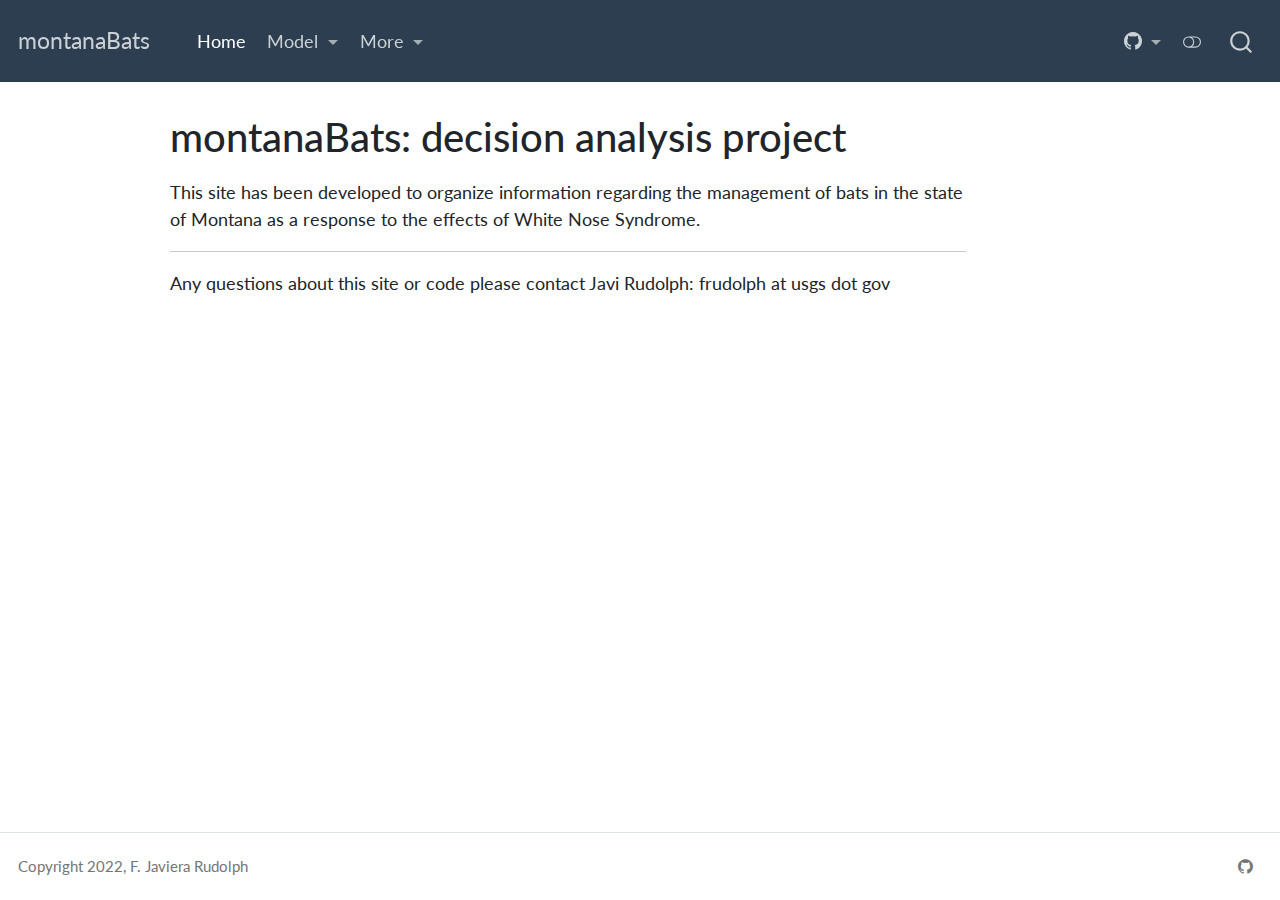
<file: docs/index.html>
<!DOCTYPE html>
<html xmlns="http://www.w3.org/1999/xhtml" lang="en" xml:lang="en"><head>

<meta charset="utf-8">
<meta name="generator" content="quarto-1.2.269">

<meta name="viewport" content="width=device-width, initial-scale=1.0, user-scalable=yes">


<title>montanaBats - montanaBats: decision analysis project</title>
<style>
code{white-space: pre-wrap;}
span.smallcaps{font-variant: small-caps;}
div.columns{display: flex; gap: min(4vw, 1.5em);}
div.column{flex: auto; overflow-x: auto;}
div.hanging-indent{margin-left: 1.5em; text-indent: -1.5em;}
ul.task-list{list-style: none;}
ul.task-list li input[type="checkbox"] {
  width: 0.8em;
  margin: 0 0.8em 0.2em -1.6em;
  vertical-align: middle;
}
</style>


<script src="site_libs/quarto-nav/quarto-nav.js"></script>
<script src="site_libs/quarto-nav/headroom.min.js"></script>
<script src="site_libs/clipboard/clipboard.min.js"></script>
<script src="site_libs/quarto-search/autocomplete.umd.js"></script>
<script src="site_libs/quarto-search/fuse.min.js"></script>
<script src="site_libs/quarto-search/quarto-search.js"></script>
<meta name="quarto:offset" content="./">
<script src="site_libs/quarto-html/quarto.js"></script>
<script src="site_libs/quarto-html/popper.min.js"></script>
<script src="site_libs/quarto-html/tippy.umd.min.js"></script>
<script src="site_libs/quarto-html/anchor.min.js"></script>
<link href="site_libs/quarto-html/tippy.css" rel="stylesheet">
<link href="site_libs/quarto-html/quarto-syntax-highlighting.css" rel="stylesheet" class="quarto-color-scheme" id="quarto-text-highlighting-styles">
<link href="site_libs/quarto-html/quarto-syntax-highlighting-dark.css" rel="prefetch" class="quarto-color-scheme quarto-color-alternate" id="quarto-text-highlighting-styles">
<script src="site_libs/bootstrap/bootstrap.min.js"></script>
<link href="site_libs/bootstrap/bootstrap-icons.css" rel="stylesheet">
<link href="site_libs/bootstrap/bootstrap.min.css" rel="stylesheet" class="quarto-color-scheme" id="quarto-bootstrap" data-mode="light">
<link href="site_libs/bootstrap/bootstrap-dark.min.css" rel="prefetch" class="quarto-color-scheme quarto-color-alternate" id="quarto-bootstrap" data-mode="dark">
<script id="quarto-search-options" type="application/json">{
  "location": "navbar",
  "copy-button": false,
  "collapse-after": 3,
  "panel-placement": "end",
  "type": "overlay",
  "limit": 20,
  "language": {
    "search-no-results-text": "No results",
    "search-matching-documents-text": "matching documents",
    "search-copy-link-title": "Copy link to search",
    "search-hide-matches-text": "Hide additional matches",
    "search-more-match-text": "more match in this document",
    "search-more-matches-text": "more matches in this document",
    "search-clear-button-title": "Clear",
    "search-detached-cancel-button-title": "Cancel",
    "search-submit-button-title": "Submit"
  }
}</script>


<link rel="stylesheet" href="styles.css">
</head>

<body class="nav-fixed">

<div id="quarto-search-results"></div>
  <header id="quarto-header" class="headroom fixed-top">
    <nav class="navbar navbar-expand-lg navbar-dark ">
      <div class="navbar-container container-fluid">
      <div class="navbar-brand-container">
    <a class="navbar-brand" href="./index.html">
    <span class="navbar-title">montanaBats</span>
    </a>
  </div>
          <button class="navbar-toggler" type="button" data-bs-toggle="collapse" data-bs-target="#navbarCollapse" aria-controls="navbarCollapse" aria-expanded="false" aria-label="Toggle navigation" onclick="if (window.quartoToggleHeadroom) { window.quartoToggleHeadroom(); }">
  <span class="navbar-toggler-icon"></span>
</button>
          <div class="collapse navbar-collapse" id="navbarCollapse">
            <ul class="navbar-nav navbar-nav-scroll me-auto">
  <li class="nav-item">
    <a class="nav-link active" href="./index.html" aria-current="page">
 <span class="menu-text">Home</span></a>
  </li>  
  <li class="nav-item dropdown ">
    <a class="nav-link dropdown-toggle" href="#" id="nav-menu-model" role="button" data-bs-toggle="dropdown" aria-expanded="false">
 <span class="menu-text">Model</span>
    </a>
    <ul class="dropdown-menu" aria-labelledby="nav-menu-model">    
        <li>
    <a class="dropdown-item" href="./model.html">
 <span class="dropdown-text">Model</span></a>
  </li>  
        <li>
    <a class="dropdown-item" href="./jurisdictions.html">
 <span class="dropdown-text">Jurisdictions</span></a>
  </li>  
        <li>
    <a class="dropdown-item" href="./covariates.html">
 <span class="dropdown-text">Covariates</span></a>
  </li>  
        <li>
    <a class="dropdown-item" href="./predictions.html">
 <span class="dropdown-text">Predictions</span></a>
  </li>  
        <li>
    <a class="dropdown-item" href="./estimation.html">
 <span class="dropdown-text">Estimation</span></a>
  </li>  
    </ul>
  </li>
  <li class="nav-item dropdown ">
    <a class="nav-link dropdown-toggle" href="#" id="nav-menu-more" role="button" data-bs-toggle="dropdown" aria-expanded="false">
 <span class="menu-text">More</span>
    </a>
    <ul class="dropdown-menu" aria-labelledby="nav-menu-more">    
        <li>
    <a class="dropdown-item" href="./expert_elicitation.html">
 <span class="dropdown-text">Expert Elicitation</span></a>
  </li>  
        <li>
    <a class="dropdown-item" href="./toymodel.html">
 <span class="dropdown-text">Dynamic Multistate Conditional Model Simulation</span></a>
  </li>  
        <li>
    <a class="dropdown-item" href="./old.html">
 <span class="dropdown-text">Old</span></a>
  </li>  
        <li>
    <a class="dropdown-item" href="./alternatives.html">
 <span class="dropdown-text">Management Strategies - Alternatives</span></a>
  </li>  
    </ul>
  </li>
</ul>
            <ul class="navbar-nav navbar-nav-scroll ms-auto">
  <li class="nav-item dropdown ">
    <a class="nav-link dropdown-toggle" href="#" id="nav-menu-bi-github" role="button" data-bs-toggle="dropdown" aria-expanded="false">
      <i class="bi bi-github" role="img">
</i> 
 <span class="menu-text"></span>
    </a>
    <ul class="dropdown-menu dropdown-menu-end" aria-labelledby="nav-menu-bi-github">    
        <li>
    <a class="dropdown-item" href="https://github.com/javirudolph/montanaBats">
 <span class="dropdown-text">Source Code</span></a>
  </li>  
        <li>
    <a class="dropdown-item" href="https://github.com/javirudolph/montanaBats/issues">
 <span class="dropdown-text">Issues</span></a>
  </li>  
    </ul>
  </li>
</ul>
              <div class="quarto-toggle-container">
                  <a href="" class="quarto-color-scheme-toggle nav-link" onclick="window.quartoToggleColorScheme(); return false;" title="Toggle dark mode"><i class="bi"></i></a>
              </div>
              <div id="quarto-search" class="" title="Search"></div>
          </div> <!-- /navcollapse -->
      </div> <!-- /container-fluid -->
    </nav>
</header>
<!-- content -->
<div id="quarto-content" class="quarto-container page-columns page-rows-contents page-layout-article page-navbar">
<!-- sidebar -->
<!-- margin-sidebar -->
    <div id="quarto-margin-sidebar" class="sidebar margin-sidebar">
        
    </div>
<!-- main -->
<main class="content" id="quarto-document-content">

<header id="title-block-header" class="quarto-title-block default">
<div class="quarto-title">
<h1 class="title">montanaBats: decision analysis project</h1>
</div>



<div class="quarto-title-meta">

    
  
    
  </div>
  

</header>

<p>This site has been developed to organize information regarding the management of bats in the state of Montana as a response to the effects of White Nose Syndrome.</p>
<hr>
<p>Any questions about this site or code please contact Javi Rudolph: frudolph at usgs dot gov</p>



</main> <!-- /main -->
<script id="quarto-html-after-body" type="application/javascript">
window.document.addEventListener("DOMContentLoaded", function (event) {
  const toggleBodyColorMode = (bsSheetEl) => {
    const mode = bsSheetEl.getAttribute("data-mode");
    const bodyEl = window.document.querySelector("body");
    if (mode === "dark") {
      bodyEl.classList.add("quarto-dark");
      bodyEl.classList.remove("quarto-light");
    } else {
      bodyEl.classList.add("quarto-light");
      bodyEl.classList.remove("quarto-dark");
    }
  }
  const toggleBodyColorPrimary = () => {
    const bsSheetEl = window.document.querySelector("link#quarto-bootstrap");
    if (bsSheetEl) {
      toggleBodyColorMode(bsSheetEl);
    }
  }
  toggleBodyColorPrimary();  
  const disableStylesheet = (stylesheets) => {
    for (let i=0; i < stylesheets.length; i++) {
      const stylesheet = stylesheets[i];
      stylesheet.rel = 'prefetch';
    }
  }
  const enableStylesheet = (stylesheets) => {
    for (let i=0; i < stylesheets.length; i++) {
      const stylesheet = stylesheets[i];
      stylesheet.rel = 'stylesheet';
    }
  }
  const manageTransitions = (selector, allowTransitions) => {
    const els = window.document.querySelectorAll(selector);
    for (let i=0; i < els.length; i++) {
      const el = els[i];
      if (allowTransitions) {
        el.classList.remove('notransition');
      } else {
        el.classList.add('notransition');
      }
    }
  }
  const toggleColorMode = (alternate) => {
    // Switch the stylesheets
    const alternateStylesheets = window.document.querySelectorAll('link.quarto-color-scheme.quarto-color-alternate');
    manageTransitions('#quarto-margin-sidebar .nav-link', false);
    if (alternate) {
      enableStylesheet(alternateStylesheets);
      for (const sheetNode of alternateStylesheets) {
        if (sheetNode.id === "quarto-bootstrap") {
          toggleBodyColorMode(sheetNode);
        }
      }
    } else {
      disableStylesheet(alternateStylesheets);
      toggleBodyColorPrimary();
    }
    manageTransitions('#quarto-margin-sidebar .nav-link', true);
    // Switch the toggles
    const toggles = window.document.querySelectorAll('.quarto-color-scheme-toggle');
    for (let i=0; i < toggles.length; i++) {
      const toggle = toggles[i];
      if (toggle) {
        if (alternate) {
          toggle.classList.add("alternate");     
        } else {
          toggle.classList.remove("alternate");
        }
      }
    }
    // Hack to workaround the fact that safari doesn't
    // properly recolor the scrollbar when toggling (#1455)
    if (navigator.userAgent.indexOf('Safari') > 0 && navigator.userAgent.indexOf('Chrome') == -1) {
      manageTransitions("body", false);
      window.scrollTo(0, 1);
      setTimeout(() => {
        window.scrollTo(0, 0);
        manageTransitions("body", true);
      }, 40);  
    }
  }
  const isFileUrl = () => { 
    return window.location.protocol === 'file:';
  }
  const hasAlternateSentinel = () => {  
    let styleSentinel = getColorSchemeSentinel();
    if (styleSentinel !== null) {
      return styleSentinel === "alternate";
    } else {
      return false;
    }
  }
  const setStyleSentinel = (alternate) => {
    const value = alternate ? "alternate" : "default";
    if (!isFileUrl()) {
      window.localStorage.setItem("quarto-color-scheme", value);
    } else {
      localAlternateSentinel = value;
    }
  }
  const getColorSchemeSentinel = () => {
    if (!isFileUrl()) {
      const storageValue = window.localStorage.getItem("quarto-color-scheme");
      return storageValue != null ? storageValue : localAlternateSentinel;
    } else {
      return localAlternateSentinel;
    }
  }
  let localAlternateSentinel = 'default';
  // Dark / light mode switch
  window.quartoToggleColorScheme = () => {
    // Read the current dark / light value 
    let toAlternate = !hasAlternateSentinel();
    toggleColorMode(toAlternate);
    setStyleSentinel(toAlternate);
  };
  // Ensure there is a toggle, if there isn't float one in the top right
  if (window.document.querySelector('.quarto-color-scheme-toggle') === null) {
    const a = window.document.createElement('a');
    a.classList.add('top-right');
    a.classList.add('quarto-color-scheme-toggle');
    a.href = "";
    a.onclick = function() { try { window.quartoToggleColorScheme(); } catch {} return false; };
    const i = window.document.createElement("i");
    i.classList.add('bi');
    a.appendChild(i);
    window.document.body.appendChild(a);
  }
  // Switch to dark mode if need be
  if (hasAlternateSentinel()) {
    toggleColorMode(true);
  } else {
    toggleColorMode(false);
  }
  const icon = "";
  const anchorJS = new window.AnchorJS();
  anchorJS.options = {
    placement: 'right',
    icon: icon
  };
  anchorJS.add('.anchored');
  const clipboard = new window.ClipboardJS('.code-copy-button', {
    target: function(trigger) {
      return trigger.previousElementSibling;
    }
  });
  clipboard.on('success', function(e) {
    // button target
    const button = e.trigger;
    // don't keep focus
    button.blur();
    // flash "checked"
    button.classList.add('code-copy-button-checked');
    var currentTitle = button.getAttribute("title");
    button.setAttribute("title", "Copied!");
    let tooltip;
    if (window.bootstrap) {
      button.setAttribute("data-bs-toggle", "tooltip");
      button.setAttribute("data-bs-placement", "left");
      button.setAttribute("data-bs-title", "Copied!");
      tooltip = new bootstrap.Tooltip(button, 
        { trigger: "manual", 
          customClass: "code-copy-button-tooltip",
          offset: [0, -8]});
      tooltip.show();    
    }
    setTimeout(function() {
      if (tooltip) {
        tooltip.hide();
        button.removeAttribute("data-bs-title");
        button.removeAttribute("data-bs-toggle");
        button.removeAttribute("data-bs-placement");
      }
      button.setAttribute("title", currentTitle);
      button.classList.remove('code-copy-button-checked');
    }, 1000);
    // clear code selection
    e.clearSelection();
  });
  function tippyHover(el, contentFn) {
    const config = {
      allowHTML: true,
      content: contentFn,
      maxWidth: 500,
      delay: 100,
      arrow: false,
      appendTo: function(el) {
          return el.parentElement;
      },
      interactive: true,
      interactiveBorder: 10,
      theme: 'quarto',
      placement: 'bottom-start'
    };
    window.tippy(el, config); 
  }
  const noterefs = window.document.querySelectorAll('a[role="doc-noteref"]');
  for (var i=0; i<noterefs.length; i++) {
    const ref = noterefs[i];
    tippyHover(ref, function() {
      // use id or data attribute instead here
      let href = ref.getAttribute('data-footnote-href') || ref.getAttribute('href');
      try { href = new URL(href).hash; } catch {}
      const id = href.replace(/^#\/?/, "");
      const note = window.document.getElementById(id);
      return note.innerHTML;
    });
  }
  const findCites = (el) => {
    const parentEl = el.parentElement;
    if (parentEl) {
      const cites = parentEl.dataset.cites;
      if (cites) {
        return {
          el,
          cites: cites.split(' ')
        };
      } else {
        return findCites(el.parentElement)
      }
    } else {
      return undefined;
    }
  };
  var bibliorefs = window.document.querySelectorAll('a[role="doc-biblioref"]');
  for (var i=0; i<bibliorefs.length; i++) {
    const ref = bibliorefs[i];
    const citeInfo = findCites(ref);
    if (citeInfo) {
      tippyHover(citeInfo.el, function() {
        var popup = window.document.createElement('div');
        citeInfo.cites.forEach(function(cite) {
          var citeDiv = window.document.createElement('div');
          citeDiv.classList.add('hanging-indent');
          citeDiv.classList.add('csl-entry');
          var biblioDiv = window.document.getElementById('ref-' + cite);
          if (biblioDiv) {
            citeDiv.innerHTML = biblioDiv.innerHTML;
          }
          popup.appendChild(citeDiv);
        });
        return popup.innerHTML;
      });
    }
  }
});
</script>
</div> <!-- /content -->
<footer class="footer">
  <div class="nav-footer">
    <div class="nav-footer-left">Copyright 2022, F. Javiera Rudolph</div>   
    <div class="nav-footer-right">
      <ul class="footer-items list-unstyled">
    <li class="nav-item compact">
    <a class="nav-link" href="https://github.com/javirudolph">
      <i class="bi bi-github" role="img">
</i> 
    </a>
  </li>  
</ul>
    </div>
  </div>
</footer>



</body></html>
</file>
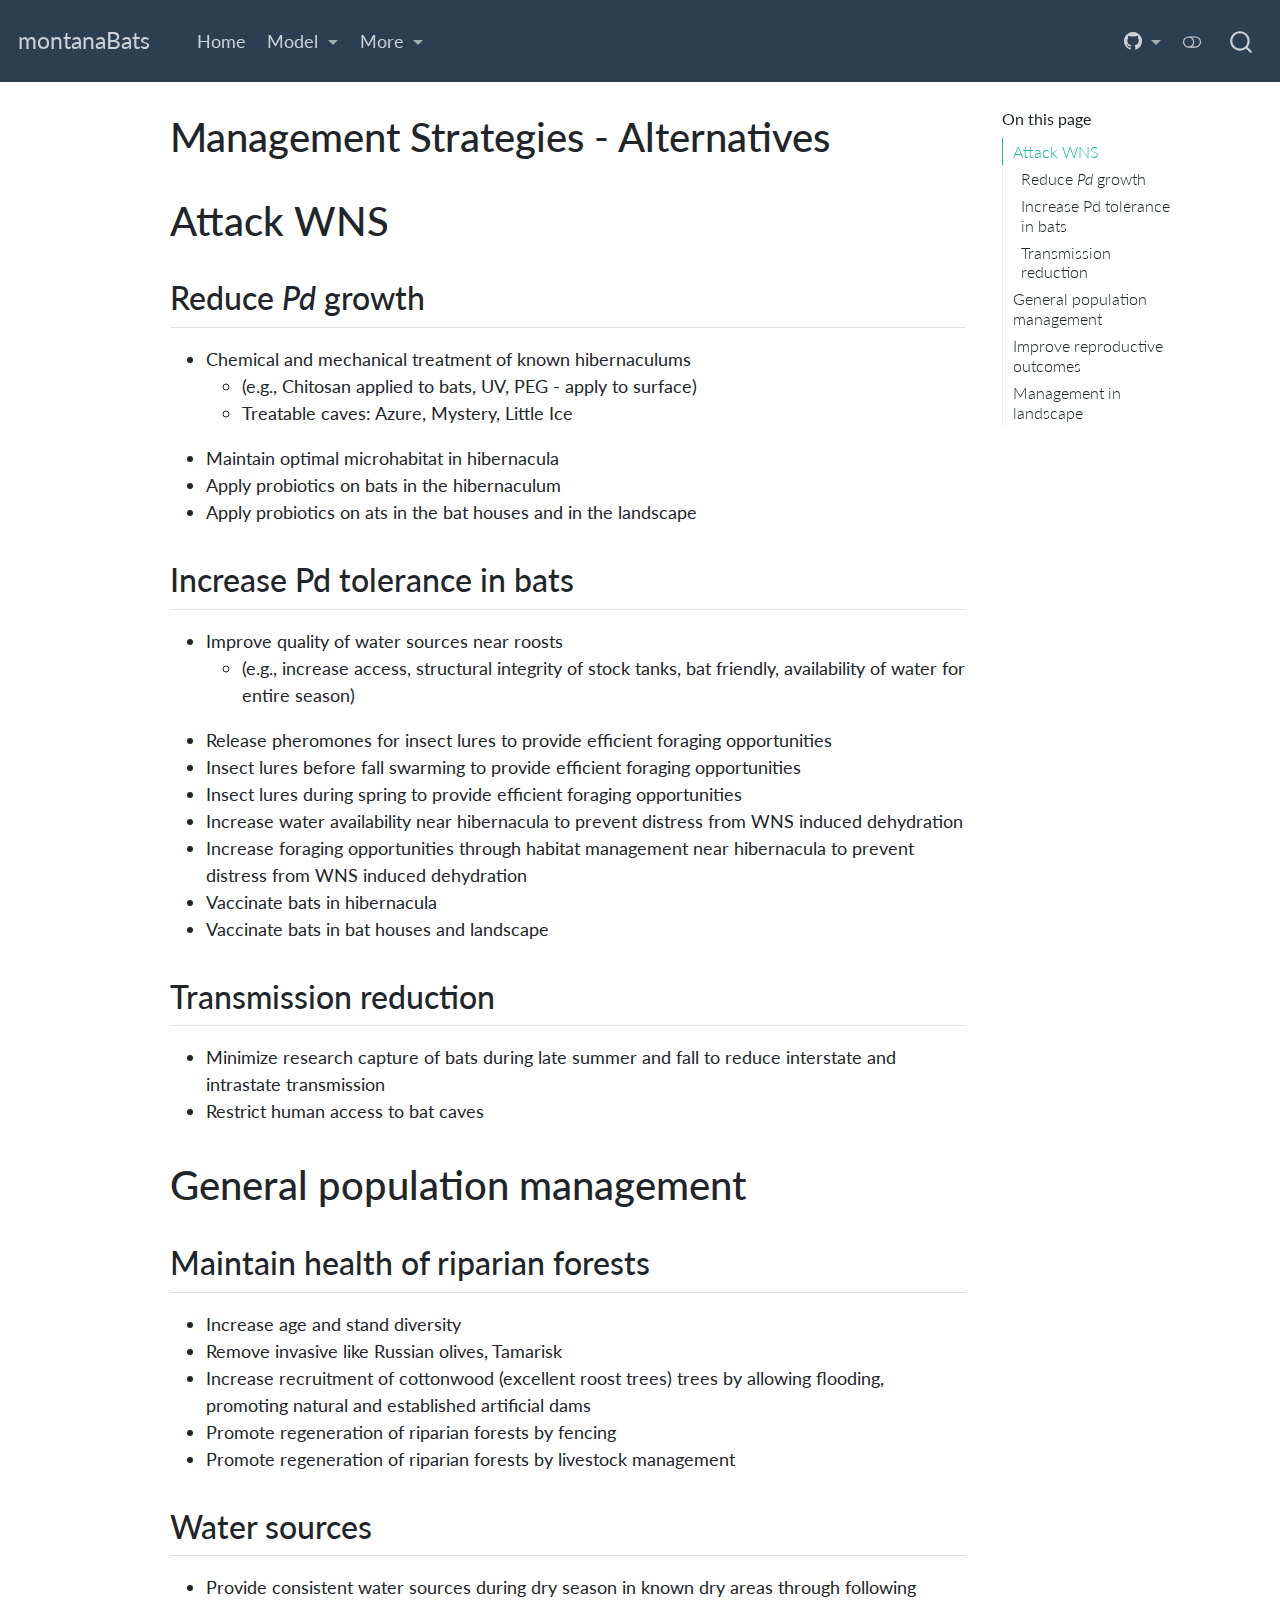
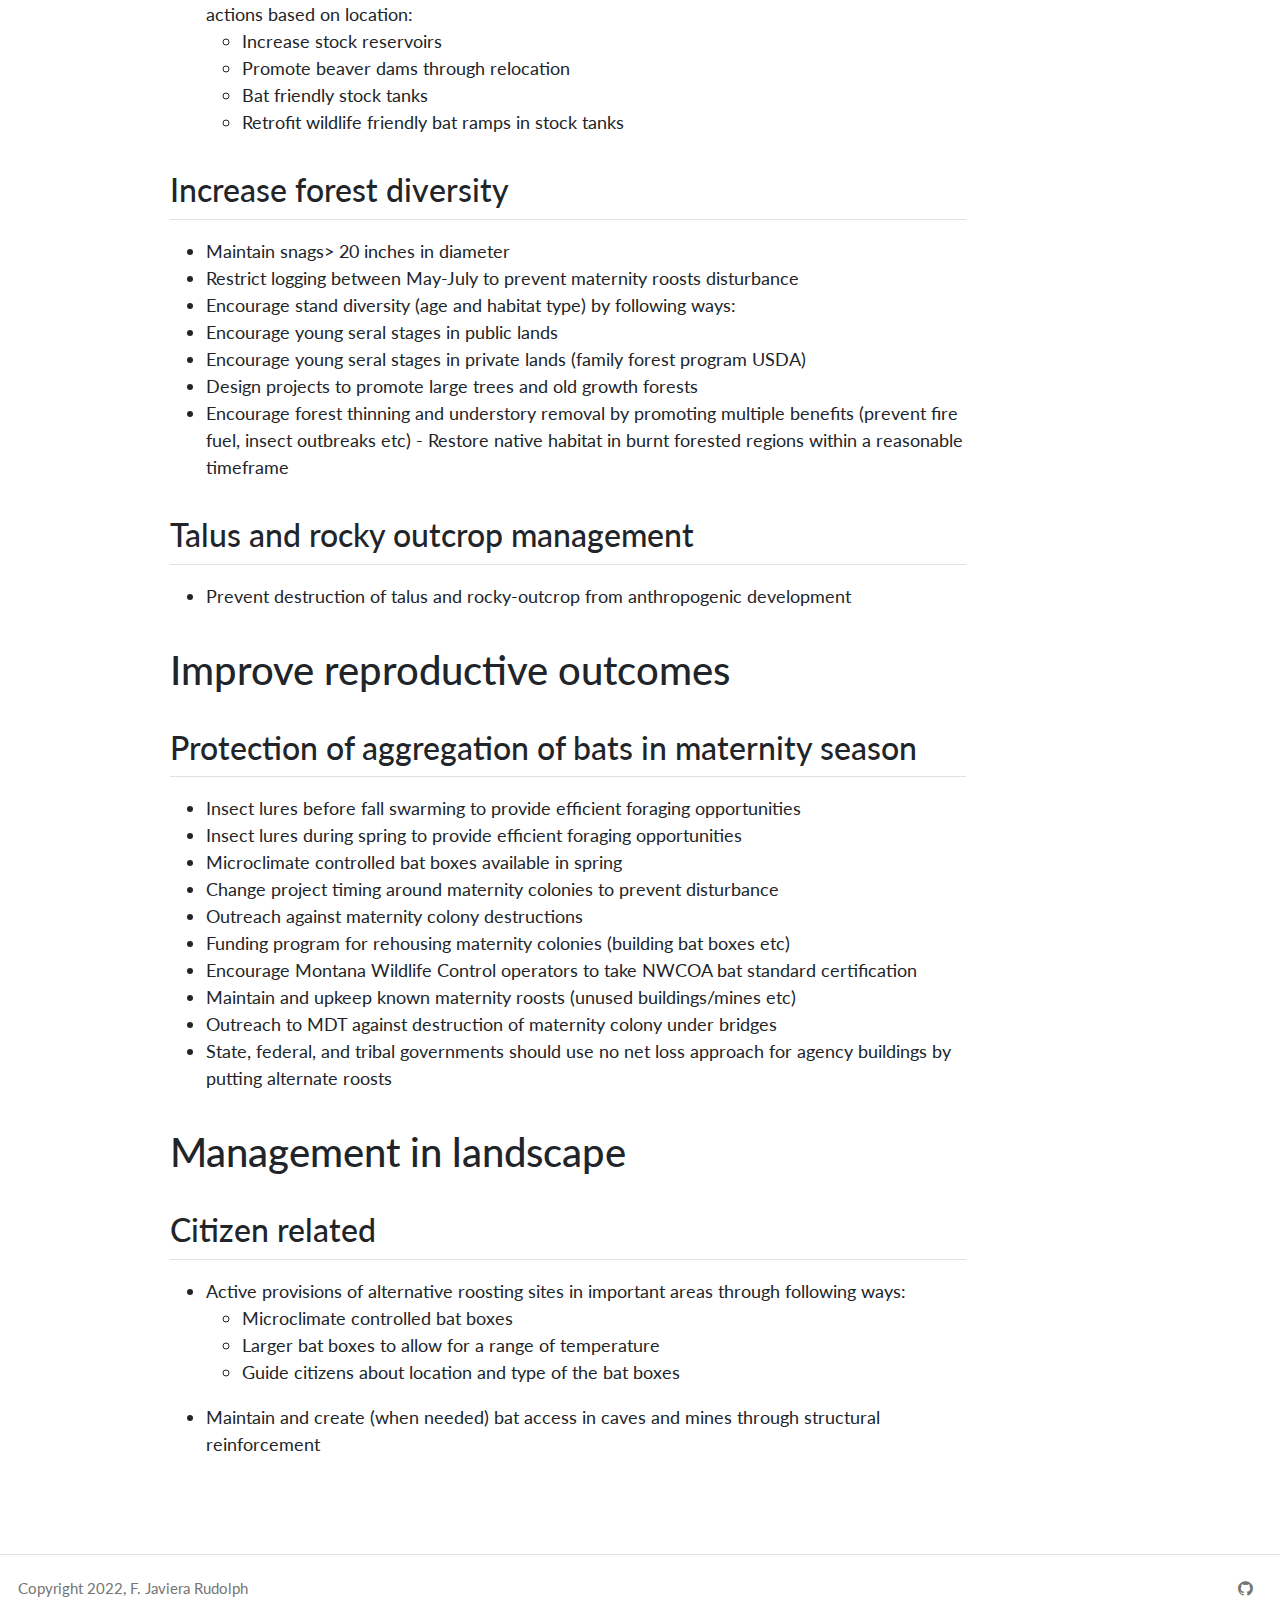
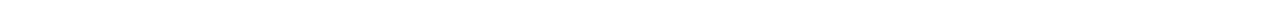
<file: docs/alternatives.html>
<!DOCTYPE html>
<html xmlns="http://www.w3.org/1999/xhtml" lang="en" xml:lang="en"><head>

<meta charset="utf-8">
<meta name="generator" content="quarto-1.2.269">

<meta name="viewport" content="width=device-width, initial-scale=1.0, user-scalable=yes">


<title>montanaBats - Management Strategies - Alternatives</title>
<style>
code{white-space: pre-wrap;}
span.smallcaps{font-variant: small-caps;}
div.columns{display: flex; gap: min(4vw, 1.5em);}
div.column{flex: auto; overflow-x: auto;}
div.hanging-indent{margin-left: 1.5em; text-indent: -1.5em;}
ul.task-list{list-style: none;}
ul.task-list li input[type="checkbox"] {
  width: 0.8em;
  margin: 0 0.8em 0.2em -1.6em;
  vertical-align: middle;
}
</style>


<script src="site_libs/quarto-nav/quarto-nav.js"></script>
<script src="site_libs/quarto-nav/headroom.min.js"></script>
<script src="site_libs/clipboard/clipboard.min.js"></script>
<script src="site_libs/quarto-search/autocomplete.umd.js"></script>
<script src="site_libs/quarto-search/fuse.min.js"></script>
<script src="site_libs/quarto-search/quarto-search.js"></script>
<meta name="quarto:offset" content="./">
<script src="site_libs/quarto-html/quarto.js"></script>
<script src="site_libs/quarto-html/popper.min.js"></script>
<script src="site_libs/quarto-html/tippy.umd.min.js"></script>
<script src="site_libs/quarto-html/anchor.min.js"></script>
<link href="site_libs/quarto-html/tippy.css" rel="stylesheet">
<link href="site_libs/quarto-html/quarto-syntax-highlighting.css" rel="stylesheet" class="quarto-color-scheme" id="quarto-text-highlighting-styles">
<link href="site_libs/quarto-html/quarto-syntax-highlighting-dark.css" rel="prefetch" class="quarto-color-scheme quarto-color-alternate" id="quarto-text-highlighting-styles">
<script src="site_libs/bootstrap/bootstrap.min.js"></script>
<link href="site_libs/bootstrap/bootstrap-icons.css" rel="stylesheet">
<link href="site_libs/bootstrap/bootstrap.min.css" rel="stylesheet" class="quarto-color-scheme" id="quarto-bootstrap" data-mode="light">
<link href="site_libs/bootstrap/bootstrap-dark.min.css" rel="prefetch" class="quarto-color-scheme quarto-color-alternate" id="quarto-bootstrap" data-mode="dark">
<script id="quarto-search-options" type="application/json">{
  "location": "navbar",
  "copy-button": false,
  "collapse-after": 3,
  "panel-placement": "end",
  "type": "overlay",
  "limit": 20,
  "language": {
    "search-no-results-text": "No results",
    "search-matching-documents-text": "matching documents",
    "search-copy-link-title": "Copy link to search",
    "search-hide-matches-text": "Hide additional matches",
    "search-more-match-text": "more match in this document",
    "search-more-matches-text": "more matches in this document",
    "search-clear-button-title": "Clear",
    "search-detached-cancel-button-title": "Cancel",
    "search-submit-button-title": "Submit"
  }
}</script>


<link rel="stylesheet" href="styles.css">
</head>

<body class="nav-fixed">

<div id="quarto-search-results"></div>
  <header id="quarto-header" class="headroom fixed-top">
    <nav class="navbar navbar-expand-lg navbar-dark ">
      <div class="navbar-container container-fluid">
      <div class="navbar-brand-container">
    <a class="navbar-brand" href="./index.html">
    <span class="navbar-title">montanaBats</span>
    </a>
  </div>
          <button class="navbar-toggler" type="button" data-bs-toggle="collapse" data-bs-target="#navbarCollapse" aria-controls="navbarCollapse" aria-expanded="false" aria-label="Toggle navigation" onclick="if (window.quartoToggleHeadroom) { window.quartoToggleHeadroom(); }">
  <span class="navbar-toggler-icon"></span>
</button>
          <div class="collapse navbar-collapse" id="navbarCollapse">
            <ul class="navbar-nav navbar-nav-scroll me-auto">
  <li class="nav-item">
    <a class="nav-link" href="./index.html">
 <span class="menu-text">Home</span></a>
  </li>  
  <li class="nav-item dropdown ">
    <a class="nav-link dropdown-toggle" href="#" id="nav-menu-model" role="button" data-bs-toggle="dropdown" aria-expanded="false">
 <span class="menu-text">Model</span>
    </a>
    <ul class="dropdown-menu" aria-labelledby="nav-menu-model">    
        <li>
    <a class="dropdown-item" href="./model.html">
 <span class="dropdown-text">Model</span></a>
  </li>  
        <li>
    <a class="dropdown-item" href="./jurisdictions.html">
 <span class="dropdown-text">Jurisdictions</span></a>
  </li>  
        <li>
    <a class="dropdown-item" href="./covariates.html">
 <span class="dropdown-text">Covariates</span></a>
  </li>  
        <li>
    <a class="dropdown-item" href="./predictions.html">
 <span class="dropdown-text">Predictions</span></a>
  </li>  
        <li>
    <a class="dropdown-item" href="./estimation.html">
 <span class="dropdown-text">Estimation</span></a>
  </li>  
    </ul>
  </li>
  <li class="nav-item dropdown ">
    <a class="nav-link dropdown-toggle" href="#" id="nav-menu-more" role="button" data-bs-toggle="dropdown" aria-expanded="false">
 <span class="menu-text">More</span>
    </a>
    <ul class="dropdown-menu" aria-labelledby="nav-menu-more">    
        <li>
    <a class="dropdown-item" href="./expert_elicitation.html">
 <span class="dropdown-text">Expert Elicitation</span></a>
  </li>  
        <li>
    <a class="dropdown-item" href="./toymodel.html">
 <span class="dropdown-text">Dynamic Multistate Conditional Model Simulation</span></a>
  </li>  
        <li>
    <a class="dropdown-item" href="./old.html">
 <span class="dropdown-text">Old</span></a>
  </li>  
        <li>
    <a class="dropdown-item" href="./alternatives.html">
 <span class="dropdown-text">Management Strategies - Alternatives</span></a>
  </li>  
    </ul>
  </li>
</ul>
            <ul class="navbar-nav navbar-nav-scroll ms-auto">
  <li class="nav-item dropdown ">
    <a class="nav-link dropdown-toggle" href="#" id="nav-menu-bi-github" role="button" data-bs-toggle="dropdown" aria-expanded="false">
      <i class="bi bi-github" role="img">
</i> 
 <span class="menu-text"></span>
    </a>
    <ul class="dropdown-menu dropdown-menu-end" aria-labelledby="nav-menu-bi-github">    
        <li>
    <a class="dropdown-item" href="https://github.com/javirudolph/montanaBats">
 <span class="dropdown-text">Source Code</span></a>
  </li>  
        <li>
    <a class="dropdown-item" href="https://github.com/javirudolph/montanaBats/issues">
 <span class="dropdown-text">Issues</span></a>
  </li>  
    </ul>
  </li>
</ul>
              <div class="quarto-toggle-container">
                  <a href="" class="quarto-color-scheme-toggle nav-link" onclick="window.quartoToggleColorScheme(); return false;" title="Toggle dark mode"><i class="bi"></i></a>
              </div>
              <div id="quarto-search" class="" title="Search"></div>
          </div> <!-- /navcollapse -->
      </div> <!-- /container-fluid -->
    </nav>
</header>
<!-- content -->
<div id="quarto-content" class="quarto-container page-columns page-rows-contents page-layout-article page-navbar">
<!-- sidebar -->
<!-- margin-sidebar -->
    <div id="quarto-margin-sidebar" class="sidebar margin-sidebar">
        <nav id="TOC" role="doc-toc" class="toc-active">
    <h2 id="toc-title">On this page</h2>
   
  <ul>
  <li><a href="#attack-wns" id="toc-attack-wns" class="nav-link active" data-scroll-target="#attack-wns">Attack WNS</a>
  <ul class="collapse">
  <li><a href="#reduce-pd-growth" id="toc-reduce-pd-growth" class="nav-link" data-scroll-target="#reduce-pd-growth">Reduce <em>Pd</em> growth</a></li>
  <li><a href="#increase-pd-tolerance-in-bats" id="toc-increase-pd-tolerance-in-bats" class="nav-link" data-scroll-target="#increase-pd-tolerance-in-bats">Increase Pd tolerance in bats</a></li>
  <li><a href="#transmission-reduction" id="toc-transmission-reduction" class="nav-link" data-scroll-target="#transmission-reduction">Transmission reduction</a></li>
  </ul></li>
  <li><a href="#general-population-management" id="toc-general-population-management" class="nav-link" data-scroll-target="#general-population-management">General population management</a>
  <ul class="collapse">
  <li><a href="#maintain-health-of-riparian-forests" id="toc-maintain-health-of-riparian-forests" class="nav-link" data-scroll-target="#maintain-health-of-riparian-forests">Maintain health of riparian forests</a></li>
  <li><a href="#water-sources" id="toc-water-sources" class="nav-link" data-scroll-target="#water-sources">Water sources</a></li>
  <li><a href="#increase-forest-diversity" id="toc-increase-forest-diversity" class="nav-link" data-scroll-target="#increase-forest-diversity">Increase forest diversity</a></li>
  <li><a href="#talus-and-rocky-outcrop-management" id="toc-talus-and-rocky-outcrop-management" class="nav-link" data-scroll-target="#talus-and-rocky-outcrop-management">Talus and rocky outcrop management</a></li>
  </ul></li>
  <li><a href="#improve-reproductive-outcomes" id="toc-improve-reproductive-outcomes" class="nav-link" data-scroll-target="#improve-reproductive-outcomes">Improve reproductive outcomes</a>
  <ul class="collapse">
  <li><a href="#protection-of-aggregation-of-bats-in-maternity-season" id="toc-protection-of-aggregation-of-bats-in-maternity-season" class="nav-link" data-scroll-target="#protection-of-aggregation-of-bats-in-maternity-season">Protection of aggregation of bats in maternity season</a></li>
  </ul></li>
  <li><a href="#management-in-landscape" id="toc-management-in-landscape" class="nav-link" data-scroll-target="#management-in-landscape">Management in landscape</a>
  <ul class="collapse">
  <li><a href="#citizen-related" id="toc-citizen-related" class="nav-link" data-scroll-target="#citizen-related">Citizen related</a></li>
  </ul></li>
  </ul>
</nav>
    </div>
<!-- main -->
<main class="content" id="quarto-document-content">

<header id="title-block-header" class="quarto-title-block default">
<div class="quarto-title">
<h1 class="title">Management Strategies - Alternatives</h1>
</div>



<div class="quarto-title-meta">

    
  
    
  </div>
  

</header>

<section id="attack-wns" class="level1">
<h1>Attack WNS</h1>
<section id="reduce-pd-growth" class="level2">
<h2 class="anchored" data-anchor-id="reduce-pd-growth">Reduce <em>Pd</em> growth</h2>
<ul>
<li>Chemical and mechanical treatment of known hibernaculums
<ul>
<li>(e.g., Chitosan applied to bats, UV, PEG - apply to surface)</li>
<li>Treatable caves: Azure, Mystery, Little Ice</li>
</ul></li>
<li>Maintain optimal microhabitat in hibernacula</li>
<li>Apply probiotics on bats in the hibernaculum</li>
<li>Apply probiotics on ats in the bat houses and in the landscape</li>
</ul>
</section>
<section id="increase-pd-tolerance-in-bats" class="level2">
<h2 class="anchored" data-anchor-id="increase-pd-tolerance-in-bats">Increase Pd tolerance in bats</h2>
<ul>
<li>Improve quality of water sources near roosts
<ul>
<li>(e.g., increase access, structural integrity of stock tanks, bat friendly, availability of water for entire season)</li>
</ul></li>
<li>Release pheromones for insect lures to provide efficient foraging opportunities</li>
<li>Insect lures before fall swarming to provide efficient foraging opportunities</li>
<li>Insect lures during spring to provide efficient foraging opportunities</li>
<li>Increase water availability near hibernacula to prevent distress from WNS induced dehydration</li>
<li>Increase foraging opportunities through habitat management near hibernacula to prevent distress from WNS induced dehydration</li>
<li>Vaccinate bats in hibernacula</li>
<li>Vaccinate bats in bat houses and landscape</li>
</ul>
</section>
<section id="transmission-reduction" class="level2">
<h2 class="anchored" data-anchor-id="transmission-reduction">Transmission reduction</h2>
<ul>
<li>Minimize research capture of bats during late summer and fall to reduce interstate and intrastate transmission</li>
<li>Restrict human access to bat caves</li>
</ul>
</section>
</section>
<section id="general-population-management" class="level1 smaller">
<h1 class="smaller">General population management</h1>
<section id="maintain-health-of-riparian-forests" class="level2">
<h2 class="anchored" data-anchor-id="maintain-health-of-riparian-forests">Maintain health of riparian forests</h2>
<ul>
<li>Increase age and stand diversity</li>
<li>Remove invasive like Russian olives, Tamarisk</li>
<li>Increase recruitment of cottonwood (excellent roost trees) trees by allowing flooding, promoting natural and established artificial dams</li>
<li>Promote regeneration of riparian forests by fencing</li>
<li>Promote regeneration of riparian forests by livestock management</li>
</ul>
</section>
<section id="water-sources" class="level2">
<h2 class="anchored" data-anchor-id="water-sources">Water sources</h2>
<ul>
<li>Provide consistent water sources during dry season in known dry areas through following actions based on location:
<ul>
<li>Increase stock reservoirs</li>
<li>Promote beaver dams through relocation</li>
<li>Bat friendly stock tanks</li>
<li>Retrofit wildlife friendly bat ramps in stock tanks</li>
</ul></li>
</ul>
</section>
<section id="increase-forest-diversity" class="level2">
<h2 class="anchored" data-anchor-id="increase-forest-diversity">Increase forest diversity</h2>
<ul>
<li>Maintain snags&gt; 20 inches in diameter</li>
<li>Restrict logging between May-July to prevent maternity roosts disturbance</li>
<li>Encourage stand diversity (age and habitat type) by following ways:</li>
<li>Encourage young seral stages in public lands</li>
<li>Encourage young seral stages in private lands (family forest program USDA)</li>
<li>Design projects to promote large trees and old growth forests</li>
<li>Encourage forest thinning and understory removal by promoting multiple benefits (prevent fire fuel, insect outbreaks etc) - Restore native habitat in burnt forested regions within a reasonable timeframe</li>
</ul>
</section>
<section id="talus-and-rocky-outcrop-management" class="level2">
<h2 class="anchored" data-anchor-id="talus-and-rocky-outcrop-management">Talus and rocky outcrop management</h2>
<ul>
<li>Prevent destruction of talus and rocky-outcrop from anthropogenic development</li>
</ul>
</section>
</section>
<section id="improve-reproductive-outcomes" class="level1">
<h1>Improve reproductive outcomes</h1>
<section id="protection-of-aggregation-of-bats-in-maternity-season" class="level2">
<h2 class="anchored" data-anchor-id="protection-of-aggregation-of-bats-in-maternity-season">Protection of aggregation of bats in maternity season</h2>
<ul>
<li>Insect lures before fall swarming to provide efficient foraging opportunities</li>
<li>Insect lures during spring to provide efficient foraging opportunities</li>
<li>Microclimate controlled bat boxes available in spring</li>
<li>Change project timing around maternity colonies to prevent disturbance</li>
<li>Outreach against maternity colony destructions<br>
</li>
<li>Funding program for rehousing maternity colonies (building bat boxes etc)</li>
<li>Encourage Montana Wildlife Control operators to take NWCOA bat standard certification<br>
</li>
<li>Maintain and upkeep known maternity roosts (unused buildings/mines etc)</li>
<li>Outreach to MDT against destruction of maternity colony under bridges<br>
</li>
<li>State, federal, and tribal governments should use no net loss approach for agency buildings by putting alternate roosts</li>
</ul>
</section>
</section>
<section id="management-in-landscape" class="level1">
<h1>Management in landscape</h1>
<section id="citizen-related" class="level2">
<h2 class="anchored" data-anchor-id="citizen-related">Citizen related</h2>
<ul>
<li>Active provisions of alternative roosting sites in important areas through following ways:
<ul>
<li>Microclimate controlled bat boxes</li>
<li>Larger bat boxes to allow for a range of temperature</li>
<li>Guide citizens about location and type of the bat boxes</li>
</ul></li>
<li>Maintain and create (when needed) bat access in caves and mines through structural reinforcement</li>
</ul>


</section>
</section>

</main> <!-- /main -->
<script id="quarto-html-after-body" type="application/javascript">
window.document.addEventListener("DOMContentLoaded", function (event) {
  const toggleBodyColorMode = (bsSheetEl) => {
    const mode = bsSheetEl.getAttribute("data-mode");
    const bodyEl = window.document.querySelector("body");
    if (mode === "dark") {
      bodyEl.classList.add("quarto-dark");
      bodyEl.classList.remove("quarto-light");
    } else {
      bodyEl.classList.add("quarto-light");
      bodyEl.classList.remove("quarto-dark");
    }
  }
  const toggleBodyColorPrimary = () => {
    const bsSheetEl = window.document.querySelector("link#quarto-bootstrap");
    if (bsSheetEl) {
      toggleBodyColorMode(bsSheetEl);
    }
  }
  toggleBodyColorPrimary();  
  const disableStylesheet = (stylesheets) => {
    for (let i=0; i < stylesheets.length; i++) {
      const stylesheet = stylesheets[i];
      stylesheet.rel = 'prefetch';
    }
  }
  const enableStylesheet = (stylesheets) => {
    for (let i=0; i < stylesheets.length; i++) {
      const stylesheet = stylesheets[i];
      stylesheet.rel = 'stylesheet';
    }
  }
  const manageTransitions = (selector, allowTransitions) => {
    const els = window.document.querySelectorAll(selector);
    for (let i=0; i < els.length; i++) {
      const el = els[i];
      if (allowTransitions) {
        el.classList.remove('notransition');
      } else {
        el.classList.add('notransition');
      }
    }
  }
  const toggleColorMode = (alternate) => {
    // Switch the stylesheets
    const alternateStylesheets = window.document.querySelectorAll('link.quarto-color-scheme.quarto-color-alternate');
    manageTransitions('#quarto-margin-sidebar .nav-link', false);
    if (alternate) {
      enableStylesheet(alternateStylesheets);
      for (const sheetNode of alternateStylesheets) {
        if (sheetNode.id === "quarto-bootstrap") {
          toggleBodyColorMode(sheetNode);
        }
      }
    } else {
      disableStylesheet(alternateStylesheets);
      toggleBodyColorPrimary();
    }
    manageTransitions('#quarto-margin-sidebar .nav-link', true);
    // Switch the toggles
    const toggles = window.document.querySelectorAll('.quarto-color-scheme-toggle');
    for (let i=0; i < toggles.length; i++) {
      const toggle = toggles[i];
      if (toggle) {
        if (alternate) {
          toggle.classList.add("alternate");     
        } else {
          toggle.classList.remove("alternate");
        }
      }
    }
    // Hack to workaround the fact that safari doesn't
    // properly recolor the scrollbar when toggling (#1455)
    if (navigator.userAgent.indexOf('Safari') > 0 && navigator.userAgent.indexOf('Chrome') == -1) {
      manageTransitions("body", false);
      window.scrollTo(0, 1);
      setTimeout(() => {
        window.scrollTo(0, 0);
        manageTransitions("body", true);
      }, 40);  
    }
  }
  const isFileUrl = () => { 
    return window.location.protocol === 'file:';
  }
  const hasAlternateSentinel = () => {  
    let styleSentinel = getColorSchemeSentinel();
    if (styleSentinel !== null) {
      return styleSentinel === "alternate";
    } else {
      return false;
    }
  }
  const setStyleSentinel = (alternate) => {
    const value = alternate ? "alternate" : "default";
    if (!isFileUrl()) {
      window.localStorage.setItem("quarto-color-scheme", value);
    } else {
      localAlternateSentinel = value;
    }
  }
  const getColorSchemeSentinel = () => {
    if (!isFileUrl()) {
      const storageValue = window.localStorage.getItem("quarto-color-scheme");
      return storageValue != null ? storageValue : localAlternateSentinel;
    } else {
      return localAlternateSentinel;
    }
  }
  let localAlternateSentinel = 'default';
  // Dark / light mode switch
  window.quartoToggleColorScheme = () => {
    // Read the current dark / light value 
    let toAlternate = !hasAlternateSentinel();
    toggleColorMode(toAlternate);
    setStyleSentinel(toAlternate);
  };
  // Ensure there is a toggle, if there isn't float one in the top right
  if (window.document.querySelector('.quarto-color-scheme-toggle') === null) {
    const a = window.document.createElement('a');
    a.classList.add('top-right');
    a.classList.add('quarto-color-scheme-toggle');
    a.href = "";
    a.onclick = function() { try { window.quartoToggleColorScheme(); } catch {} return false; };
    const i = window.document.createElement("i");
    i.classList.add('bi');
    a.appendChild(i);
    window.document.body.appendChild(a);
  }
  // Switch to dark mode if need be
  if (hasAlternateSentinel()) {
    toggleColorMode(true);
  } else {
    toggleColorMode(false);
  }
  const icon = "";
  const anchorJS = new window.AnchorJS();
  anchorJS.options = {
    placement: 'right',
    icon: icon
  };
  anchorJS.add('.anchored');
  const clipboard = new window.ClipboardJS('.code-copy-button', {
    target: function(trigger) {
      return trigger.previousElementSibling;
    }
  });
  clipboard.on('success', function(e) {
    // button target
    const button = e.trigger;
    // don't keep focus
    button.blur();
    // flash "checked"
    button.classList.add('code-copy-button-checked');
    var currentTitle = button.getAttribute("title");
    button.setAttribute("title", "Copied!");
    let tooltip;
    if (window.bootstrap) {
      button.setAttribute("data-bs-toggle", "tooltip");
      button.setAttribute("data-bs-placement", "left");
      button.setAttribute("data-bs-title", "Copied!");
      tooltip = new bootstrap.Tooltip(button, 
        { trigger: "manual", 
          customClass: "code-copy-button-tooltip",
          offset: [0, -8]});
      tooltip.show();    
    }
    setTimeout(function() {
      if (tooltip) {
        tooltip.hide();
        button.removeAttribute("data-bs-title");
        button.removeAttribute("data-bs-toggle");
        button.removeAttribute("data-bs-placement");
      }
      button.setAttribute("title", currentTitle);
      button.classList.remove('code-copy-button-checked');
    }, 1000);
    // clear code selection
    e.clearSelection();
  });
  function tippyHover(el, contentFn) {
    const config = {
      allowHTML: true,
      content: contentFn,
      maxWidth: 500,
      delay: 100,
      arrow: false,
      appendTo: function(el) {
          return el.parentElement;
      },
      interactive: true,
      interactiveBorder: 10,
      theme: 'quarto',
      placement: 'bottom-start'
    };
    window.tippy(el, config); 
  }
  const noterefs = window.document.querySelectorAll('a[role="doc-noteref"]');
  for (var i=0; i<noterefs.length; i++) {
    const ref = noterefs[i];
    tippyHover(ref, function() {
      // use id or data attribute instead here
      let href = ref.getAttribute('data-footnote-href') || ref.getAttribute('href');
      try { href = new URL(href).hash; } catch {}
      const id = href.replace(/^#\/?/, "");
      const note = window.document.getElementById(id);
      return note.innerHTML;
    });
  }
  const findCites = (el) => {
    const parentEl = el.parentElement;
    if (parentEl) {
      const cites = parentEl.dataset.cites;
      if (cites) {
        return {
          el,
          cites: cites.split(' ')
        };
      } else {
        return findCites(el.parentElement)
      }
    } else {
      return undefined;
    }
  };
  var bibliorefs = window.document.querySelectorAll('a[role="doc-biblioref"]');
  for (var i=0; i<bibliorefs.length; i++) {
    const ref = bibliorefs[i];
    const citeInfo = findCites(ref);
    if (citeInfo) {
      tippyHover(citeInfo.el, function() {
        var popup = window.document.createElement('div');
        citeInfo.cites.forEach(function(cite) {
          var citeDiv = window.document.createElement('div');
          citeDiv.classList.add('hanging-indent');
          citeDiv.classList.add('csl-entry');
          var biblioDiv = window.document.getElementById('ref-' + cite);
          if (biblioDiv) {
            citeDiv.innerHTML = biblioDiv.innerHTML;
          }
          popup.appendChild(citeDiv);
        });
        return popup.innerHTML;
      });
    }
  }
});
</script>
</div> <!-- /content -->
<footer class="footer">
  <div class="nav-footer">
    <div class="nav-footer-left">Copyright 2022, F. Javiera Rudolph</div>   
    <div class="nav-footer-right">
      <ul class="footer-items list-unstyled">
    <li class="nav-item compact">
    <a class="nav-link" href="https://github.com/javirudolph">
      <i class="bi bi-github" role="img">
</i> 
    </a>
  </li>  
</ul>
    </div>
  </div>
</footer>



</body></html>
</file>
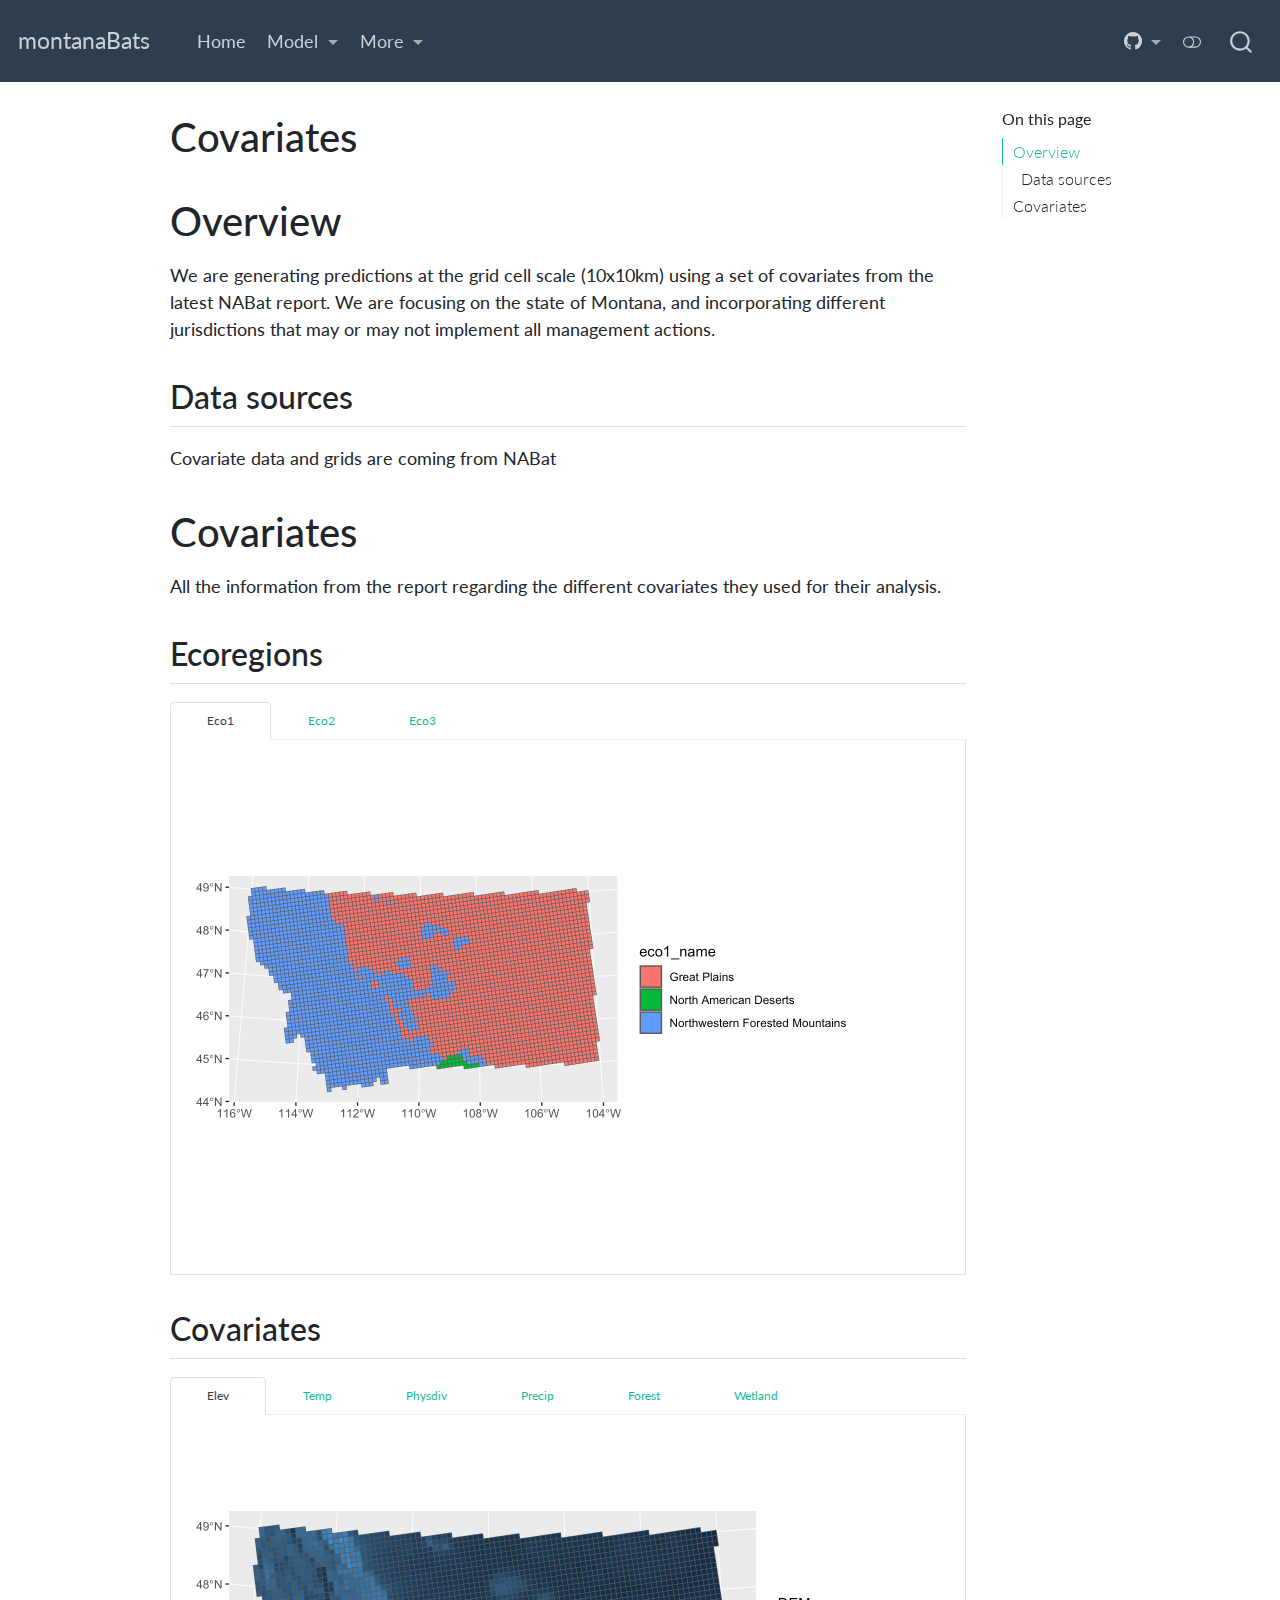
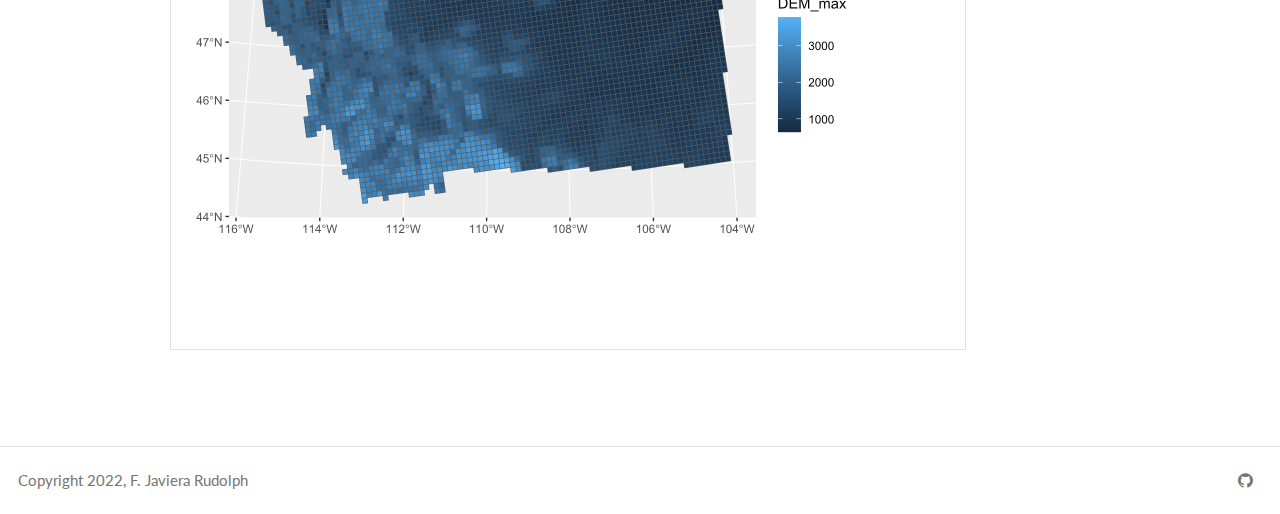
<file: docs/covariates.html>
<!DOCTYPE html>
<html xmlns="http://www.w3.org/1999/xhtml" lang="en" xml:lang="en"><head>

<meta charset="utf-8">
<meta name="generator" content="quarto-1.2.269">

<meta name="viewport" content="width=device-width, initial-scale=1.0, user-scalable=yes">


<title>montanaBats - Covariates</title>
<style>
code{white-space: pre-wrap;}
span.smallcaps{font-variant: small-caps;}
div.columns{display: flex; gap: min(4vw, 1.5em);}
div.column{flex: auto; overflow-x: auto;}
div.hanging-indent{margin-left: 1.5em; text-indent: -1.5em;}
ul.task-list{list-style: none;}
ul.task-list li input[type="checkbox"] {
  width: 0.8em;
  margin: 0 0.8em 0.2em -1.6em;
  vertical-align: middle;
}
</style>


<script src="site_libs/quarto-nav/quarto-nav.js"></script>
<script src="site_libs/quarto-nav/headroom.min.js"></script>
<script src="site_libs/clipboard/clipboard.min.js"></script>
<script src="site_libs/quarto-search/autocomplete.umd.js"></script>
<script src="site_libs/quarto-search/fuse.min.js"></script>
<script src="site_libs/quarto-search/quarto-search.js"></script>
<meta name="quarto:offset" content="./">
<script src="site_libs/quarto-html/quarto.js"></script>
<script src="site_libs/quarto-html/popper.min.js"></script>
<script src="site_libs/quarto-html/tippy.umd.min.js"></script>
<script src="site_libs/quarto-html/anchor.min.js"></script>
<link href="site_libs/quarto-html/tippy.css" rel="stylesheet">
<link href="site_libs/quarto-html/quarto-syntax-highlighting.css" rel="stylesheet" class="quarto-color-scheme" id="quarto-text-highlighting-styles">
<link href="site_libs/quarto-html/quarto-syntax-highlighting-dark.css" rel="prefetch" class="quarto-color-scheme quarto-color-alternate" id="quarto-text-highlighting-styles">
<script src="site_libs/bootstrap/bootstrap.min.js"></script>
<link href="site_libs/bootstrap/bootstrap-icons.css" rel="stylesheet">
<link href="site_libs/bootstrap/bootstrap.min.css" rel="stylesheet" class="quarto-color-scheme" id="quarto-bootstrap" data-mode="light">
<link href="site_libs/bootstrap/bootstrap-dark.min.css" rel="prefetch" class="quarto-color-scheme quarto-color-alternate" id="quarto-bootstrap" data-mode="dark">
<script id="quarto-search-options" type="application/json">{
  "location": "navbar",
  "copy-button": false,
  "collapse-after": 3,
  "panel-placement": "end",
  "type": "overlay",
  "limit": 20,
  "language": {
    "search-no-results-text": "No results",
    "search-matching-documents-text": "matching documents",
    "search-copy-link-title": "Copy link to search",
    "search-hide-matches-text": "Hide additional matches",
    "search-more-match-text": "more match in this document",
    "search-more-matches-text": "more matches in this document",
    "search-clear-button-title": "Clear",
    "search-detached-cancel-button-title": "Cancel",
    "search-submit-button-title": "Submit"
  }
}</script>


<link rel="stylesheet" href="styles.css">
</head>

<body class="nav-fixed">

<div id="quarto-search-results"></div>
  <header id="quarto-header" class="headroom fixed-top">
    <nav class="navbar navbar-expand-lg navbar-dark ">
      <div class="navbar-container container-fluid">
      <div class="navbar-brand-container">
    <a class="navbar-brand" href="./index.html">
    <span class="navbar-title">montanaBats</span>
    </a>
  </div>
          <button class="navbar-toggler" type="button" data-bs-toggle="collapse" data-bs-target="#navbarCollapse" aria-controls="navbarCollapse" aria-expanded="false" aria-label="Toggle navigation" onclick="if (window.quartoToggleHeadroom) { window.quartoToggleHeadroom(); }">
  <span class="navbar-toggler-icon"></span>
</button>
          <div class="collapse navbar-collapse" id="navbarCollapse">
            <ul class="navbar-nav navbar-nav-scroll me-auto">
  <li class="nav-item">
    <a class="nav-link" href="./index.html">
 <span class="menu-text">Home</span></a>
  </li>  
  <li class="nav-item dropdown ">
    <a class="nav-link dropdown-toggle" href="#" id="nav-menu-model" role="button" data-bs-toggle="dropdown" aria-expanded="false">
 <span class="menu-text">Model</span>
    </a>
    <ul class="dropdown-menu" aria-labelledby="nav-menu-model">    
        <li>
    <a class="dropdown-item" href="./model.html">
 <span class="dropdown-text">Model</span></a>
  </li>  
        <li>
    <a class="dropdown-item" href="./jurisdictions.html">
 <span class="dropdown-text">Jurisdictions</span></a>
  </li>  
        <li>
    <a class="dropdown-item" href="./covariates.html">
 <span class="dropdown-text">Covariates</span></a>
  </li>  
        <li>
    <a class="dropdown-item" href="./predictions.html">
 <span class="dropdown-text">Predictions</span></a>
  </li>  
        <li>
    <a class="dropdown-item" href="./estimation.html">
 <span class="dropdown-text">Estimation</span></a>
  </li>  
    </ul>
  </li>
  <li class="nav-item dropdown ">
    <a class="nav-link dropdown-toggle" href="#" id="nav-menu-more" role="button" data-bs-toggle="dropdown" aria-expanded="false">
 <span class="menu-text">More</span>
    </a>
    <ul class="dropdown-menu" aria-labelledby="nav-menu-more">    
        <li>
    <a class="dropdown-item" href="./expert_elicitation.html">
 <span class="dropdown-text">Expert Elicitation</span></a>
  </li>  
        <li>
    <a class="dropdown-item" href="./toymodel.html">
 <span class="dropdown-text">Dynamic Multistate Conditional Model Simulation</span></a>
  </li>  
        <li>
    <a class="dropdown-item" href="./old.html">
 <span class="dropdown-text">Old</span></a>
  </li>  
        <li>
    <a class="dropdown-item" href="./alternatives.html">
 <span class="dropdown-text">Management Strategies - Alternatives</span></a>
  </li>  
    </ul>
  </li>
</ul>
            <ul class="navbar-nav navbar-nav-scroll ms-auto">
  <li class="nav-item dropdown ">
    <a class="nav-link dropdown-toggle" href="#" id="nav-menu-bi-github" role="button" data-bs-toggle="dropdown" aria-expanded="false">
      <i class="bi bi-github" role="img">
</i> 
 <span class="menu-text"></span>
    </a>
    <ul class="dropdown-menu dropdown-menu-end" aria-labelledby="nav-menu-bi-github">    
        <li>
    <a class="dropdown-item" href="https://github.com/javirudolph/montanaBats">
 <span class="dropdown-text">Source Code</span></a>
  </li>  
        <li>
    <a class="dropdown-item" href="https://github.com/javirudolph/montanaBats/issues">
 <span class="dropdown-text">Issues</span></a>
  </li>  
    </ul>
  </li>
</ul>
              <div class="quarto-toggle-container">
                  <a href="" class="quarto-color-scheme-toggle nav-link" onclick="window.quartoToggleColorScheme(); return false;" title="Toggle dark mode"><i class="bi"></i></a>
              </div>
              <div id="quarto-search" class="" title="Search"></div>
          </div> <!-- /navcollapse -->
      </div> <!-- /container-fluid -->
    </nav>
</header>
<!-- content -->
<div id="quarto-content" class="quarto-container page-columns page-rows-contents page-layout-article page-navbar">
<!-- sidebar -->
<!-- margin-sidebar -->
    <div id="quarto-margin-sidebar" class="sidebar margin-sidebar">
        <nav id="TOC" role="doc-toc" class="toc-active">
    <h2 id="toc-title">On this page</h2>
   
  <ul>
  <li><a href="#overview" id="toc-overview" class="nav-link active" data-scroll-target="#overview">Overview</a>
  <ul class="collapse">
  <li><a href="#data-sources" id="toc-data-sources" class="nav-link" data-scroll-target="#data-sources">Data sources</a></li>
  </ul></li>
  <li><a href="#covariates" id="toc-covariates" class="nav-link" data-scroll-target="#covariates">Covariates</a>
  <ul class="collapse">
  <li><a href="#ecoregions" id="toc-ecoregions" class="nav-link" data-scroll-target="#ecoregions">Ecoregions</a></li>
  <li><a href="#covariates-1" id="toc-covariates-1" class="nav-link" data-scroll-target="#covariates-1">Covariates</a></li>
  </ul></li>
  </ul>
</nav>
    </div>
<!-- main -->
<main class="content" id="quarto-document-content">

<header id="title-block-header" class="quarto-title-block default">
<div class="quarto-title">
<h1 class="title">Covariates</h1>
</div>



<div class="quarto-title-meta">

    
  
    
  </div>
  

</header>

<section id="overview" class="level1">
<h1>Overview</h1>
<p>We are generating predictions at the grid cell scale (10x10km) using a set of covariates from the latest NABat report. We are focusing on the state of Montana, and incorporating different jurisdictions that may or may not implement all management actions.</p>
<section id="data-sources" class="level2">
<h2 class="anchored" data-anchor-id="data-sources">Data sources</h2>
<p>Covariate data and grids are coming from NABat</p>
<div class="cell">

</div>
<div class="cell">

</div>
<div class="cell">
<style type="text/css">
.panel-tabset .nav-item {
  font-size: 12px;
}
</style>
</div>
</section>
</section>
<section id="covariates" class="level1">
<h1>Covariates</h1>
<p>All the information from the report regarding the different covariates they used for their analysis.</p>
<section id="ecoregions" class="level2">
<h2 class="anchored" data-anchor-id="ecoregions">Ecoregions</h2>
<div class="panel-tabset">
<ul class="nav nav-tabs" role="tablist"><li class="nav-item" role="presentation"><a class="nav-link active" id="tabset-1-1-tab" data-bs-toggle="tab" data-bs-target="#tabset-1-1" role="tab" aria-controls="tabset-1-1" aria-selected="true">Eco1</a></li><li class="nav-item" role="presentation"><a class="nav-link" id="tabset-1-2-tab" data-bs-toggle="tab" data-bs-target="#tabset-1-2" role="tab" aria-controls="tabset-1-2" aria-selected="false">Eco2</a></li><li class="nav-item" role="presentation"><a class="nav-link" id="tabset-1-3-tab" data-bs-toggle="tab" data-bs-target="#tabset-1-3" role="tab" aria-controls="tabset-1-3" aria-selected="false">Eco3</a></li></ul>
<div class="tab-content">
<div id="tabset-1-1" class="tab-pane active" role="tabpanel" aria-labelledby="tabset-1-1-tab">
<div class="cell">
<div class="cell-output-display">
<p><img src="covariates_files/figure-html/unnamed-chunk-2-1.png" class="img-fluid" width="672"></p>
</div>
</div>
</div>
<div id="tabset-1-2" class="tab-pane" role="tabpanel" aria-labelledby="tabset-1-2-tab">
<div class="cell">
<div class="cell-output-display">
<p><img src="covariates_files/figure-html/unnamed-chunk-3-1.png" class="img-fluid" width="672"></p>
</div>
</div>
</div>
<div id="tabset-1-3" class="tab-pane" role="tabpanel" aria-labelledby="tabset-1-3-tab">
<div class="cell">
<div class="cell-output-display">
<p><img src="covariates_files/figure-html/unnamed-chunk-4-1.png" class="img-fluid" width="672"></p>
</div>
</div>
</div>
</div>
</div>
</section>
<section id="covariates-1" class="level2">
<h2 class="anchored" data-anchor-id="covariates-1">Covariates</h2>
<div class="panel-tabset">
<ul class="nav nav-tabs" role="tablist"><li class="nav-item" role="presentation"><a class="nav-link active" id="tabset-2-1-tab" data-bs-toggle="tab" data-bs-target="#tabset-2-1" role="tab" aria-controls="tabset-2-1" aria-selected="true">Elev</a></li><li class="nav-item" role="presentation"><a class="nav-link" id="tabset-2-2-tab" data-bs-toggle="tab" data-bs-target="#tabset-2-2" role="tab" aria-controls="tabset-2-2" aria-selected="false">Temp</a></li><li class="nav-item" role="presentation"><a class="nav-link" id="tabset-2-3-tab" data-bs-toggle="tab" data-bs-target="#tabset-2-3" role="tab" aria-controls="tabset-2-3" aria-selected="false">Physdiv</a></li><li class="nav-item" role="presentation"><a class="nav-link" id="tabset-2-4-tab" data-bs-toggle="tab" data-bs-target="#tabset-2-4" role="tab" aria-controls="tabset-2-4" aria-selected="false">Precip</a></li><li class="nav-item" role="presentation"><a class="nav-link" id="tabset-2-5-tab" data-bs-toggle="tab" data-bs-target="#tabset-2-5" role="tab" aria-controls="tabset-2-5" aria-selected="false">Forest</a></li><li class="nav-item" role="presentation"><a class="nav-link" id="tabset-2-6-tab" data-bs-toggle="tab" data-bs-target="#tabset-2-6" role="tab" aria-controls="tabset-2-6" aria-selected="false">Wetland</a></li></ul>
<div class="tab-content">
<div id="tabset-2-1" class="tab-pane active" role="tabpanel" aria-labelledby="tabset-2-1-tab">
<div class="cell">
<div class="cell-output-display">
<p><img src="covariates_files/figure-html/unnamed-chunk-5-1.png" class="img-fluid" width="672"></p>
</div>
</div>
</div>
<div id="tabset-2-2" class="tab-pane" role="tabpanel" aria-labelledby="tabset-2-2-tab">
<div class="cell">
<div class="cell-output-display">
<p><img src="covariates_files/figure-html/unnamed-chunk-6-1.png" class="img-fluid" width="672"></p>
</div>
</div>
</div>
<div id="tabset-2-3" class="tab-pane" role="tabpanel" aria-labelledby="tabset-2-3-tab">
<div class="cell">
<div class="cell-output-display">
<p><img src="covariates_files/figure-html/unnamed-chunk-7-1.png" class="img-fluid" width="672"></p>
</div>
</div>
</div>
<div id="tabset-2-4" class="tab-pane" role="tabpanel" aria-labelledby="tabset-2-4-tab">
<div class="cell">
<div class="cell-output-display">
<p><img src="covariates_files/figure-html/unnamed-chunk-8-1.png" class="img-fluid" width="672"></p>
</div>
</div>
</div>
<div id="tabset-2-5" class="tab-pane" role="tabpanel" aria-labelledby="tabset-2-5-tab">
<div class="cell">
<div class="cell-output-display">
<p><img src="covariates_files/figure-html/unnamed-chunk-9-1.png" class="img-fluid" width="672"></p>
</div>
</div>
</div>
<div id="tabset-2-6" class="tab-pane" role="tabpanel" aria-labelledby="tabset-2-6-tab">
<div class="cell">
<div class="cell-output-display">
<p><img src="covariates_files/figure-html/unnamed-chunk-10-1.png" class="img-fluid" width="672"></p>
</div>
</div>
</div>
</div>
</div>


</section>
</section>

</main> <!-- /main -->
<script id="quarto-html-after-body" type="application/javascript">
window.document.addEventListener("DOMContentLoaded", function (event) {
  const toggleBodyColorMode = (bsSheetEl) => {
    const mode = bsSheetEl.getAttribute("data-mode");
    const bodyEl = window.document.querySelector("body");
    if (mode === "dark") {
      bodyEl.classList.add("quarto-dark");
      bodyEl.classList.remove("quarto-light");
    } else {
      bodyEl.classList.add("quarto-light");
      bodyEl.classList.remove("quarto-dark");
    }
  }
  const toggleBodyColorPrimary = () => {
    const bsSheetEl = window.document.querySelector("link#quarto-bootstrap");
    if (bsSheetEl) {
      toggleBodyColorMode(bsSheetEl);
    }
  }
  toggleBodyColorPrimary();  
  const disableStylesheet = (stylesheets) => {
    for (let i=0; i < stylesheets.length; i++) {
      const stylesheet = stylesheets[i];
      stylesheet.rel = 'prefetch';
    }
  }
  const enableStylesheet = (stylesheets) => {
    for (let i=0; i < stylesheets.length; i++) {
      const stylesheet = stylesheets[i];
      stylesheet.rel = 'stylesheet';
    }
  }
  const manageTransitions = (selector, allowTransitions) => {
    const els = window.document.querySelectorAll(selector);
    for (let i=0; i < els.length; i++) {
      const el = els[i];
      if (allowTransitions) {
        el.classList.remove('notransition');
      } else {
        el.classList.add('notransition');
      }
    }
  }
  const toggleColorMode = (alternate) => {
    // Switch the stylesheets
    const alternateStylesheets = window.document.querySelectorAll('link.quarto-color-scheme.quarto-color-alternate');
    manageTransitions('#quarto-margin-sidebar .nav-link', false);
    if (alternate) {
      enableStylesheet(alternateStylesheets);
      for (const sheetNode of alternateStylesheets) {
        if (sheetNode.id === "quarto-bootstrap") {
          toggleBodyColorMode(sheetNode);
        }
      }
    } else {
      disableStylesheet(alternateStylesheets);
      toggleBodyColorPrimary();
    }
    manageTransitions('#quarto-margin-sidebar .nav-link', true);
    // Switch the toggles
    const toggles = window.document.querySelectorAll('.quarto-color-scheme-toggle');
    for (let i=0; i < toggles.length; i++) {
      const toggle = toggles[i];
      if (toggle) {
        if (alternate) {
          toggle.classList.add("alternate");     
        } else {
          toggle.classList.remove("alternate");
        }
      }
    }
    // Hack to workaround the fact that safari doesn't
    // properly recolor the scrollbar when toggling (#1455)
    if (navigator.userAgent.indexOf('Safari') > 0 && navigator.userAgent.indexOf('Chrome') == -1) {
      manageTransitions("body", false);
      window.scrollTo(0, 1);
      setTimeout(() => {
        window.scrollTo(0, 0);
        manageTransitions("body", true);
      }, 40);  
    }
  }
  const isFileUrl = () => { 
    return window.location.protocol === 'file:';
  }
  const hasAlternateSentinel = () => {  
    let styleSentinel = getColorSchemeSentinel();
    if (styleSentinel !== null) {
      return styleSentinel === "alternate";
    } else {
      return false;
    }
  }
  const setStyleSentinel = (alternate) => {
    const value = alternate ? "alternate" : "default";
    if (!isFileUrl()) {
      window.localStorage.setItem("quarto-color-scheme", value);
    } else {
      localAlternateSentinel = value;
    }
  }
  const getColorSchemeSentinel = () => {
    if (!isFileUrl()) {
      const storageValue = window.localStorage.getItem("quarto-color-scheme");
      return storageValue != null ? storageValue : localAlternateSentinel;
    } else {
      return localAlternateSentinel;
    }
  }
  let localAlternateSentinel = 'default';
  // Dark / light mode switch
  window.quartoToggleColorScheme = () => {
    // Read the current dark / light value 
    let toAlternate = !hasAlternateSentinel();
    toggleColorMode(toAlternate);
    setStyleSentinel(toAlternate);
  };
  // Ensure there is a toggle, if there isn't float one in the top right
  if (window.document.querySelector('.quarto-color-scheme-toggle') === null) {
    const a = window.document.createElement('a');
    a.classList.add('top-right');
    a.classList.add('quarto-color-scheme-toggle');
    a.href = "";
    a.onclick = function() { try { window.quartoToggleColorScheme(); } catch {} return false; };
    const i = window.document.createElement("i");
    i.classList.add('bi');
    a.appendChild(i);
    window.document.body.appendChild(a);
  }
  // Switch to dark mode if need be
  if (hasAlternateSentinel()) {
    toggleColorMode(true);
  } else {
    toggleColorMode(false);
  }
  const icon = "";
  const anchorJS = new window.AnchorJS();
  anchorJS.options = {
    placement: 'right',
    icon: icon
  };
  anchorJS.add('.anchored');
  const clipboard = new window.ClipboardJS('.code-copy-button', {
    target: function(trigger) {
      return trigger.previousElementSibling;
    }
  });
  clipboard.on('success', function(e) {
    // button target
    const button = e.trigger;
    // don't keep focus
    button.blur();
    // flash "checked"
    button.classList.add('code-copy-button-checked');
    var currentTitle = button.getAttribute("title");
    button.setAttribute("title", "Copied!");
    let tooltip;
    if (window.bootstrap) {
      button.setAttribute("data-bs-toggle", "tooltip");
      button.setAttribute("data-bs-placement", "left");
      button.setAttribute("data-bs-title", "Copied!");
      tooltip = new bootstrap.Tooltip(button, 
        { trigger: "manual", 
          customClass: "code-copy-button-tooltip",
          offset: [0, -8]});
      tooltip.show();    
    }
    setTimeout(function() {
      if (tooltip) {
        tooltip.hide();
        button.removeAttribute("data-bs-title");
        button.removeAttribute("data-bs-toggle");
        button.removeAttribute("data-bs-placement");
      }
      button.setAttribute("title", currentTitle);
      button.classList.remove('code-copy-button-checked');
    }, 1000);
    // clear code selection
    e.clearSelection();
  });
  function tippyHover(el, contentFn) {
    const config = {
      allowHTML: true,
      content: contentFn,
      maxWidth: 500,
      delay: 100,
      arrow: false,
      appendTo: function(el) {
          return el.parentElement;
      },
      interactive: true,
      interactiveBorder: 10,
      theme: 'quarto',
      placement: 'bottom-start'
    };
    window.tippy(el, config); 
  }
  const noterefs = window.document.querySelectorAll('a[role="doc-noteref"]');
  for (var i=0; i<noterefs.length; i++) {
    const ref = noterefs[i];
    tippyHover(ref, function() {
      // use id or data attribute instead here
      let href = ref.getAttribute('data-footnote-href') || ref.getAttribute('href');
      try { href = new URL(href).hash; } catch {}
      const id = href.replace(/^#\/?/, "");
      const note = window.document.getElementById(id);
      return note.innerHTML;
    });
  }
  const findCites = (el) => {
    const parentEl = el.parentElement;
    if (parentEl) {
      const cites = parentEl.dataset.cites;
      if (cites) {
        return {
          el,
          cites: cites.split(' ')
        };
      } else {
        return findCites(el.parentElement)
      }
    } else {
      return undefined;
    }
  };
  var bibliorefs = window.document.querySelectorAll('a[role="doc-biblioref"]');
  for (var i=0; i<bibliorefs.length; i++) {
    const ref = bibliorefs[i];
    const citeInfo = findCites(ref);
    if (citeInfo) {
      tippyHover(citeInfo.el, function() {
        var popup = window.document.createElement('div');
        citeInfo.cites.forEach(function(cite) {
          var citeDiv = window.document.createElement('div');
          citeDiv.classList.add('hanging-indent');
          citeDiv.classList.add('csl-entry');
          var biblioDiv = window.document.getElementById('ref-' + cite);
          if (biblioDiv) {
            citeDiv.innerHTML = biblioDiv.innerHTML;
          }
          popup.appendChild(citeDiv);
        });
        return popup.innerHTML;
      });
    }
  }
});
</script>
</div> <!-- /content -->
<footer class="footer">
  <div class="nav-footer">
    <div class="nav-footer-left">Copyright 2022, F. Javiera Rudolph</div>   
    <div class="nav-footer-right">
      <ul class="footer-items list-unstyled">
    <li class="nav-item compact">
    <a class="nav-link" href="https://github.com/javirudolph">
      <i class="bi bi-github" role="img">
</i> 
    </a>
  </li>  
</ul>
    </div>
  </div>
</footer>



</body></html>
</file>
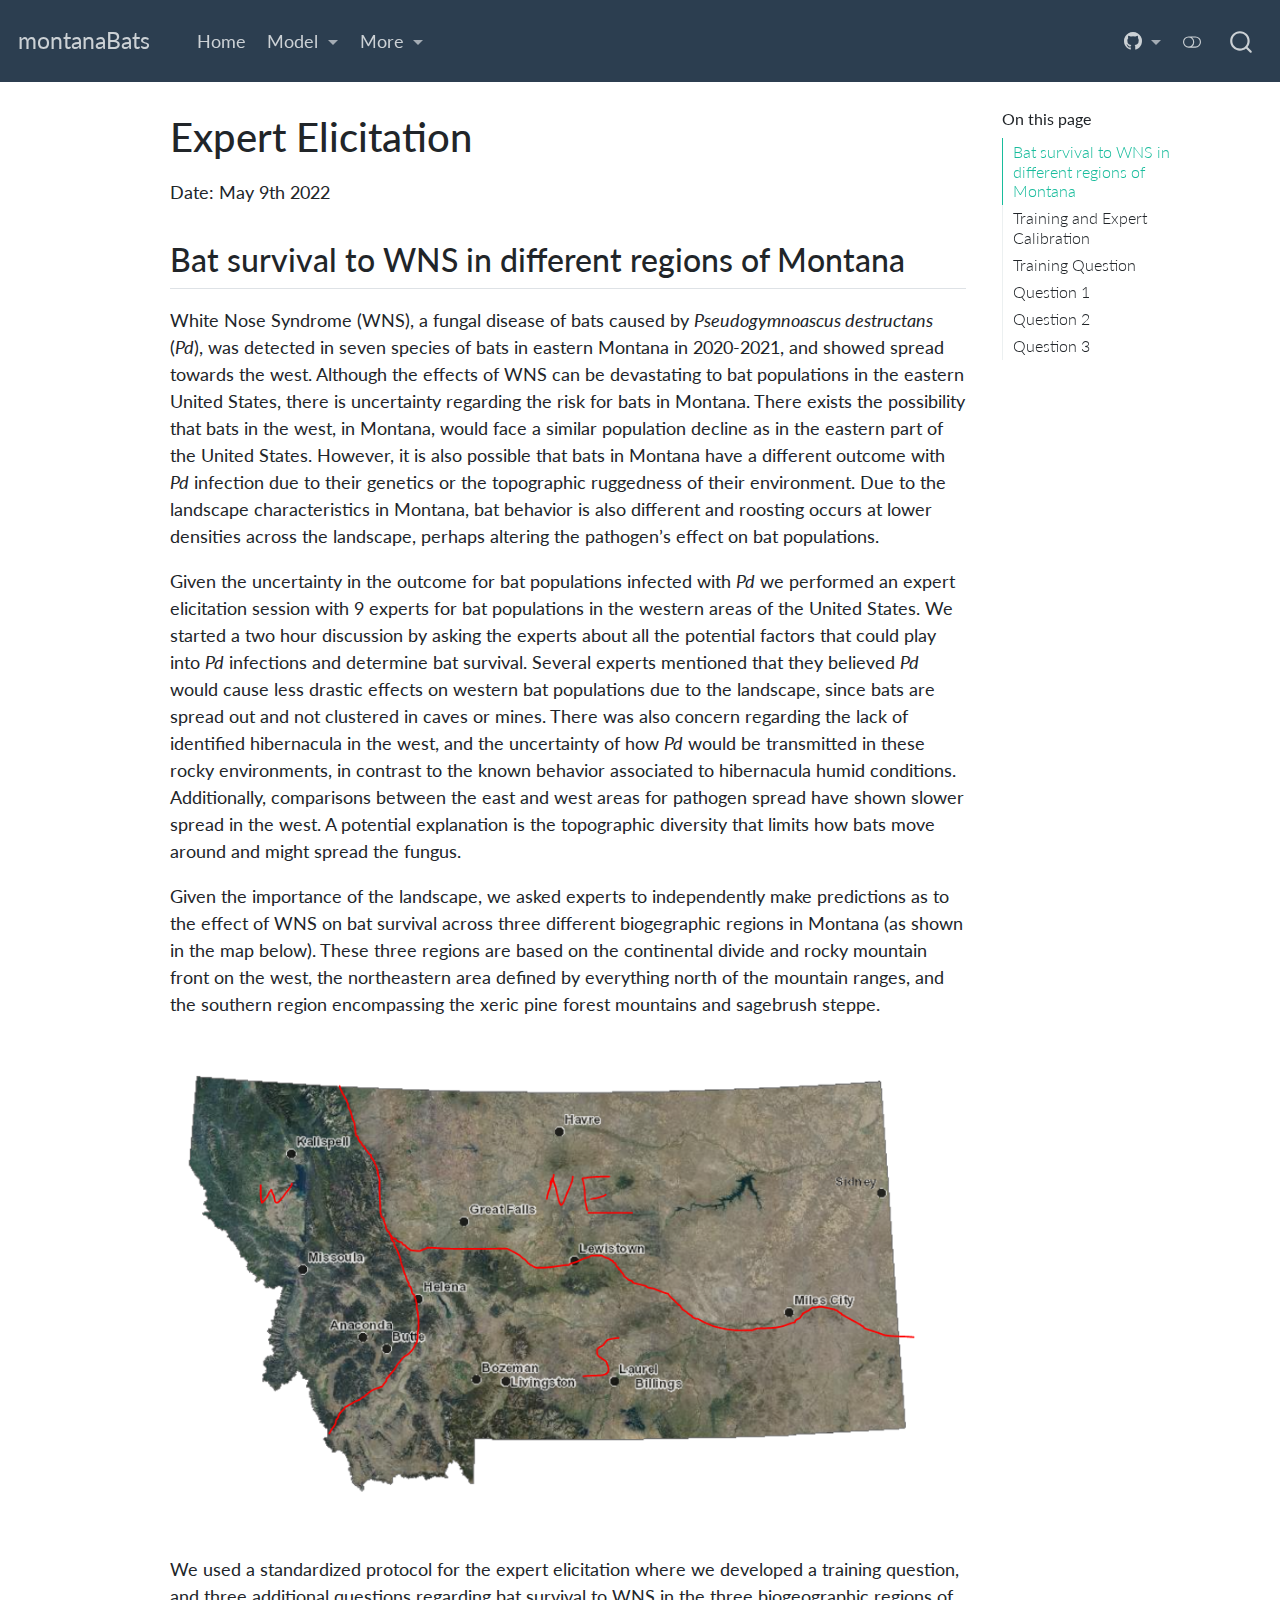
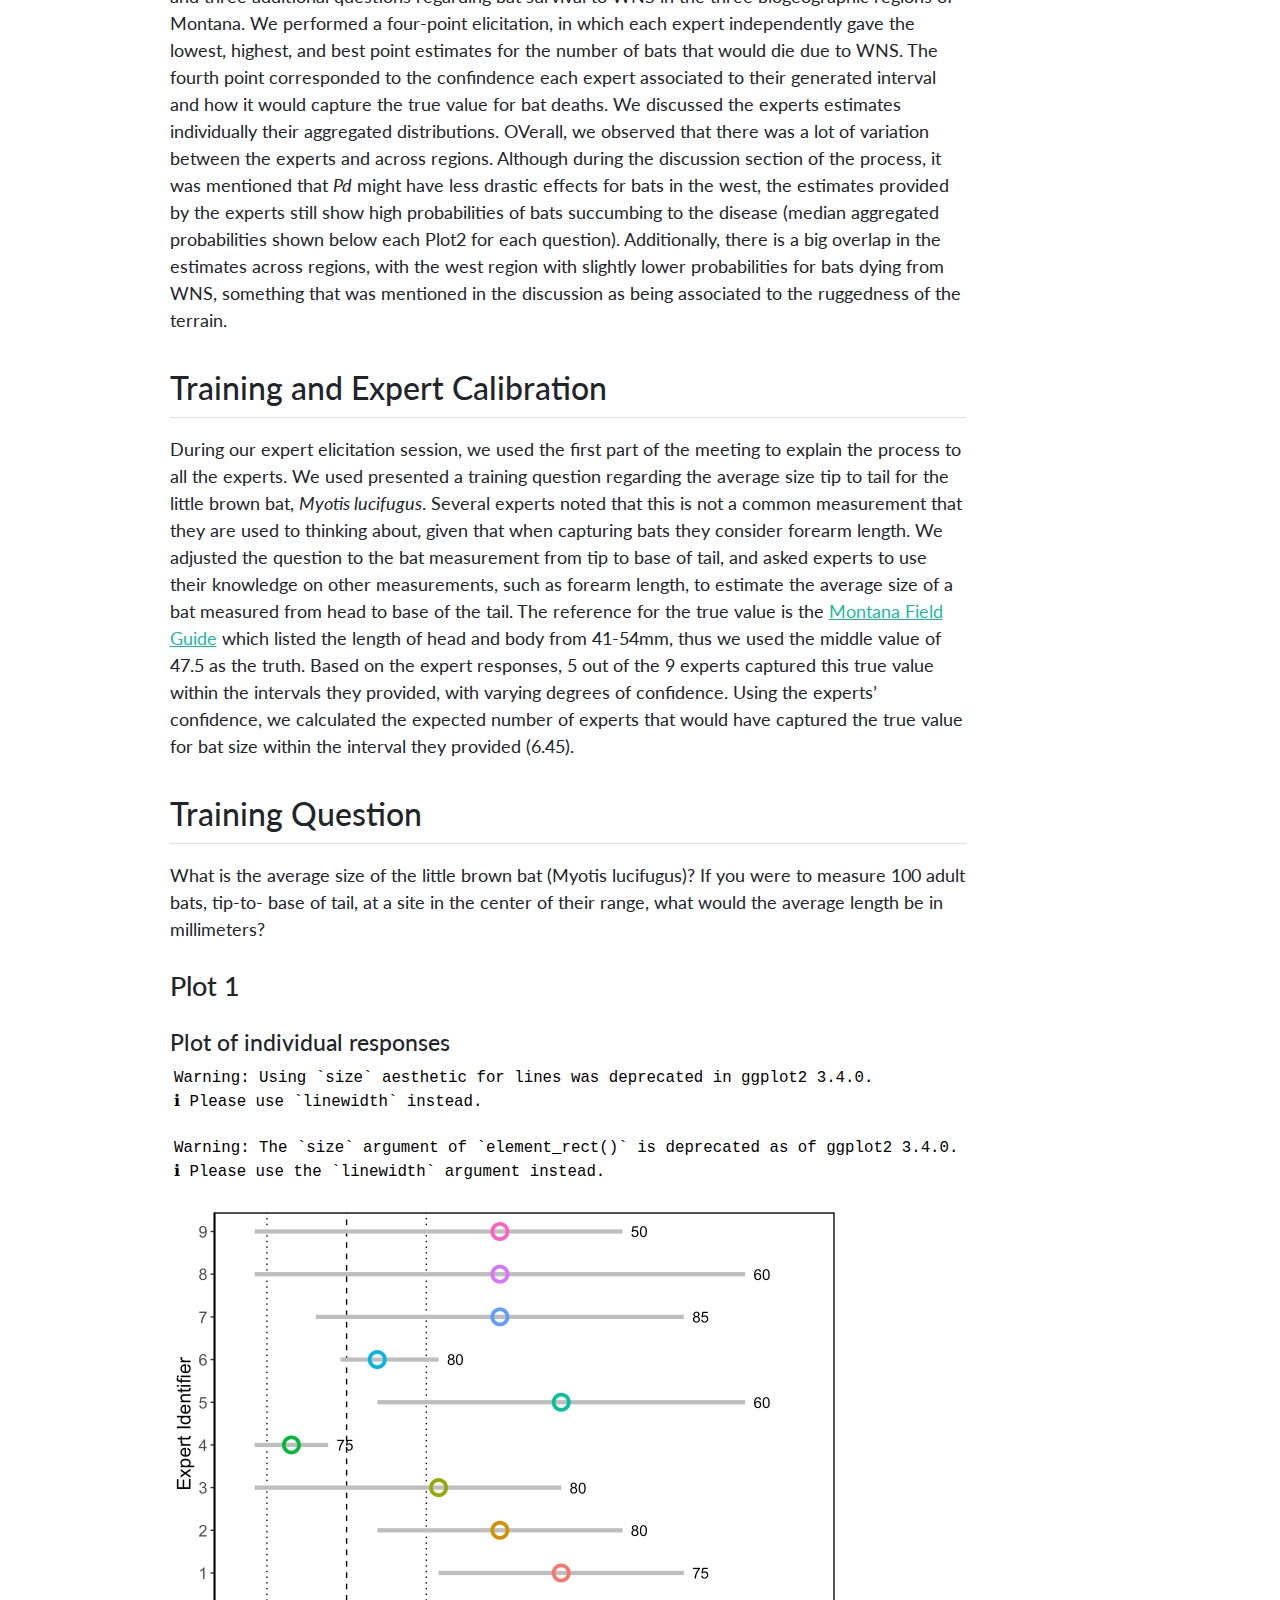
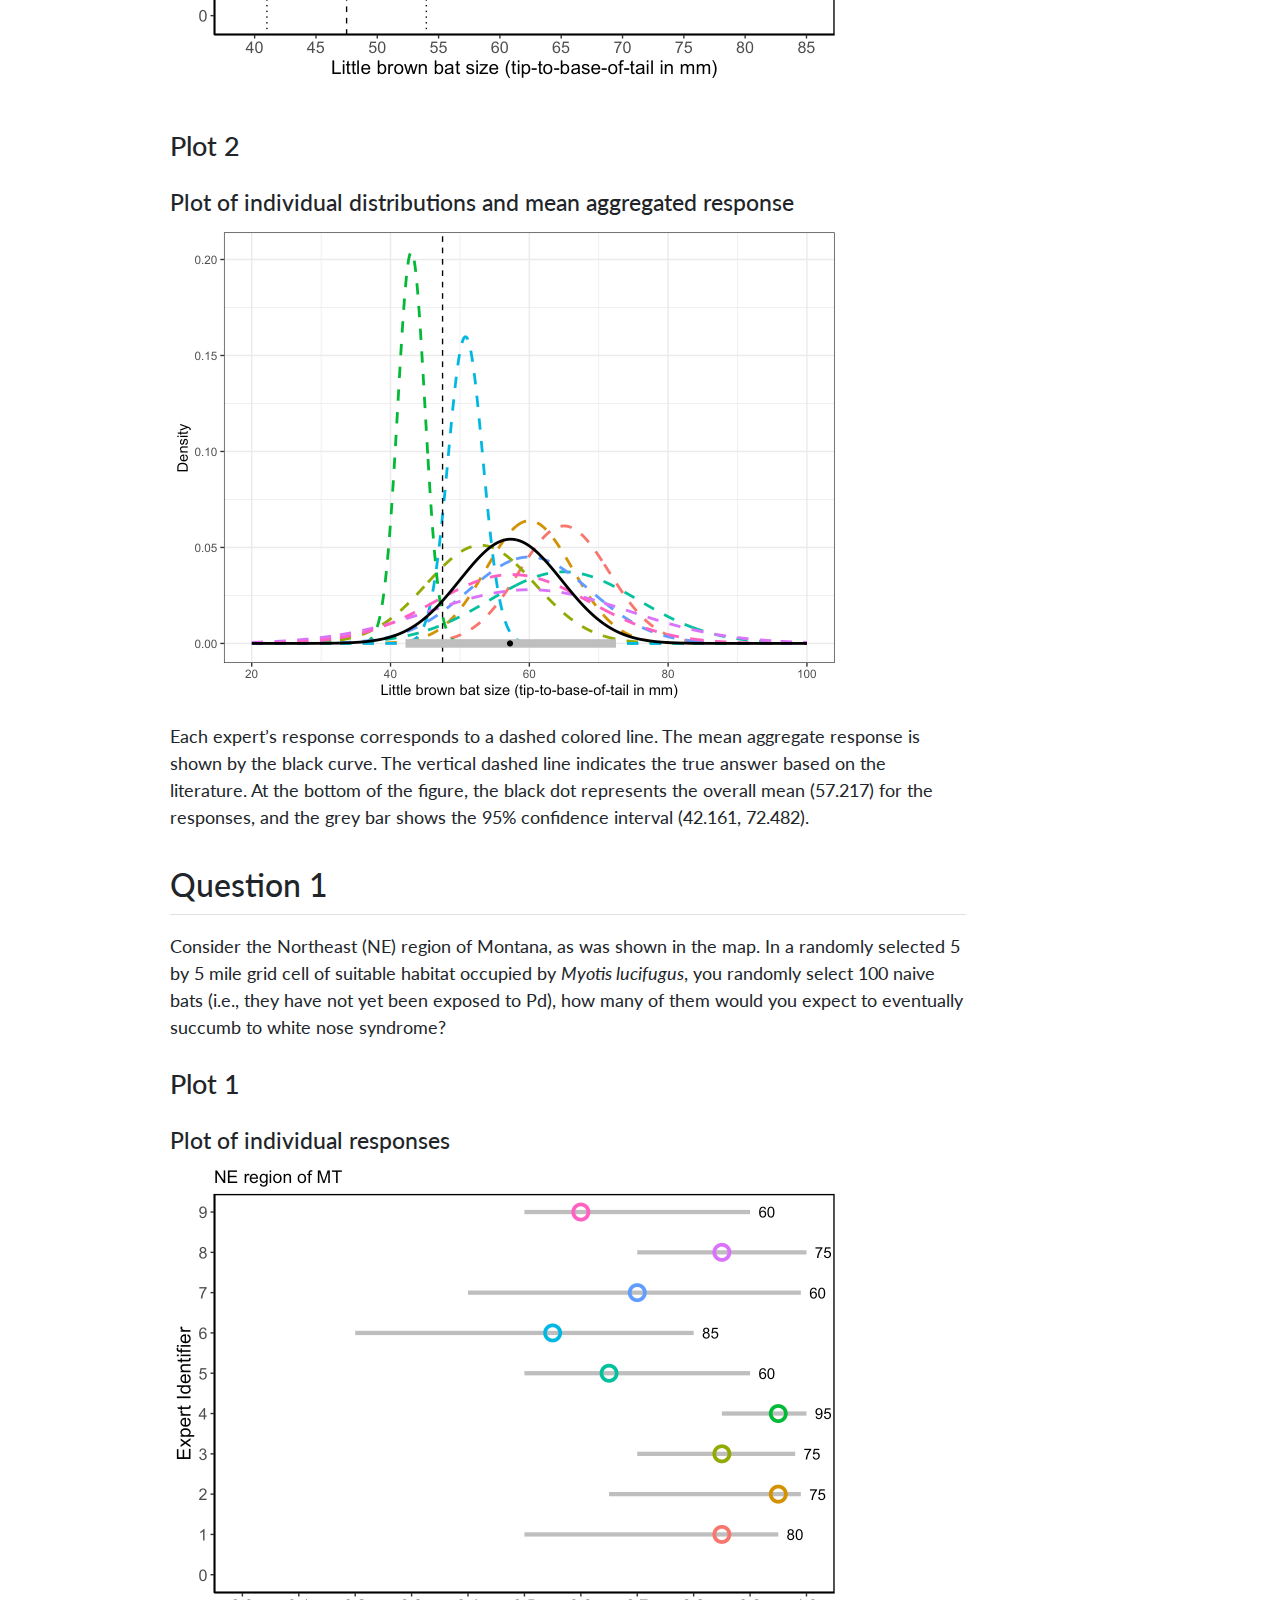
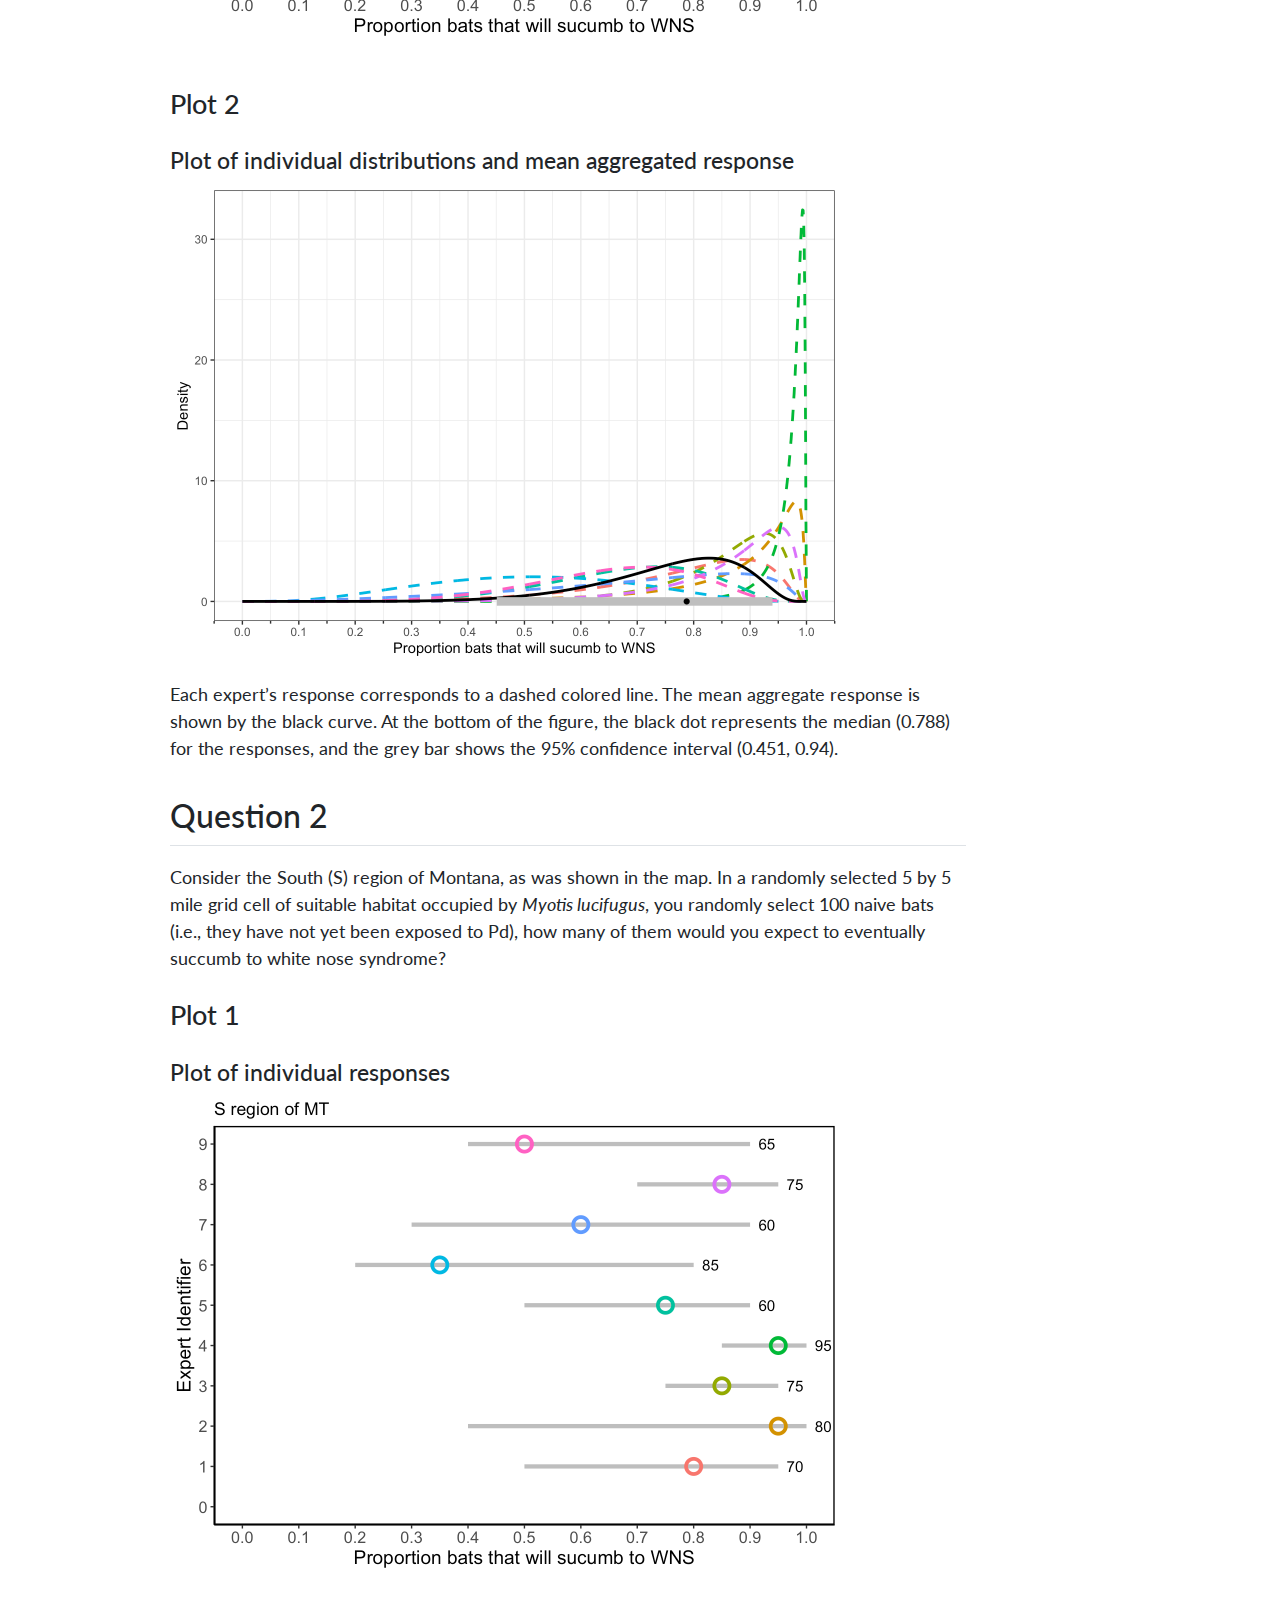
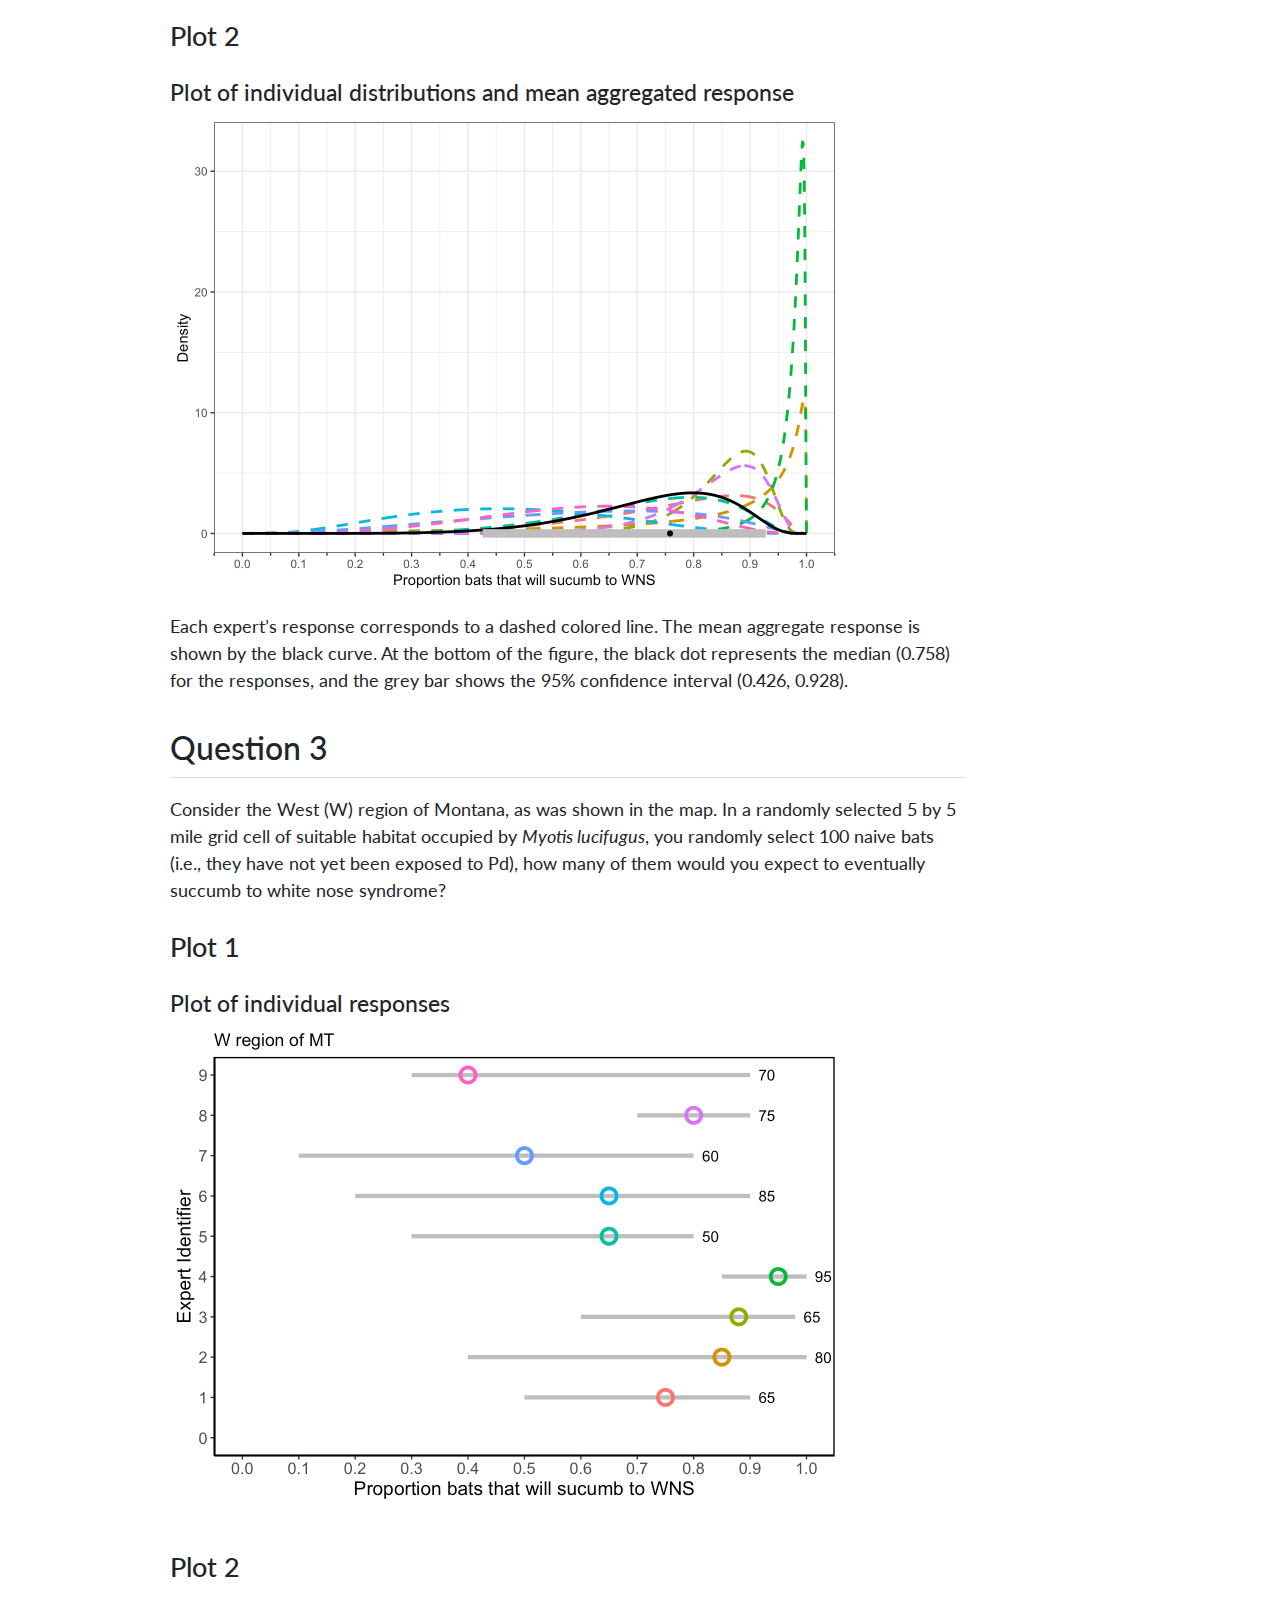
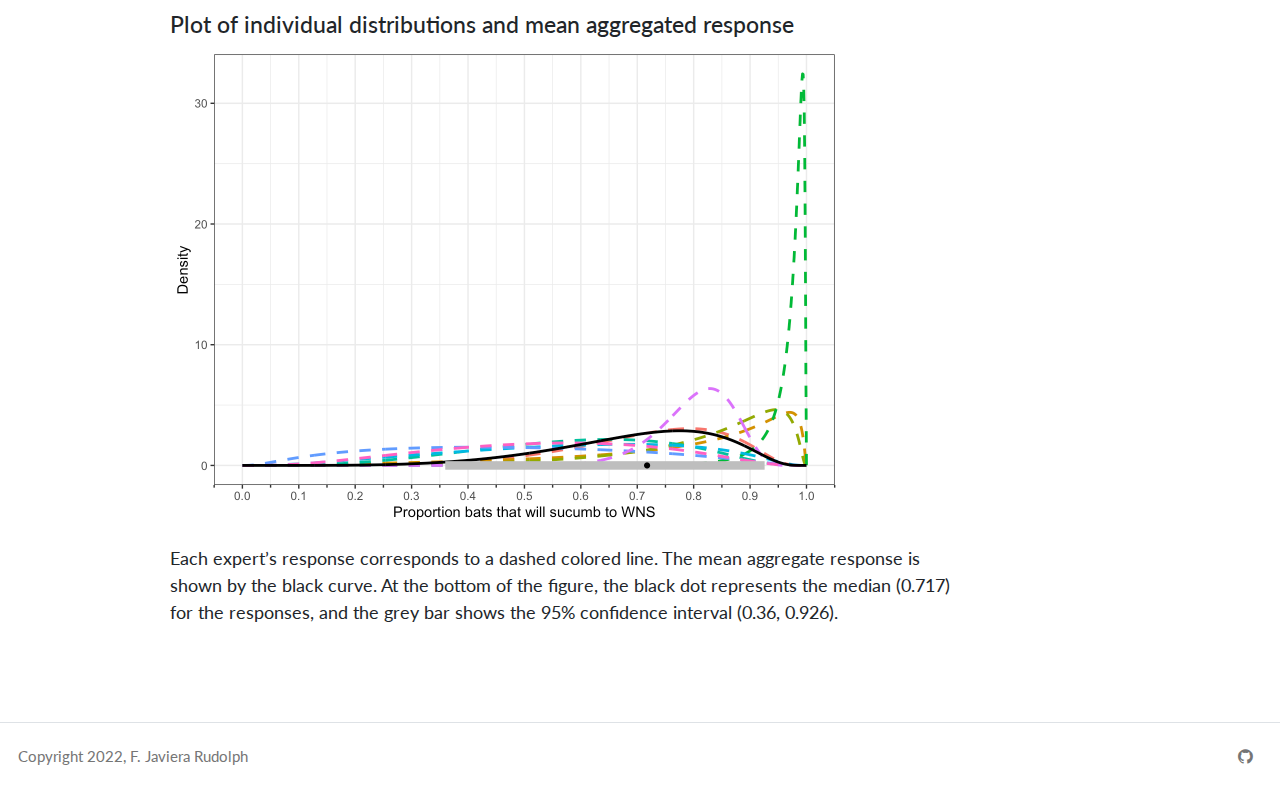
<file: docs/expert_elicitation.html>
<!DOCTYPE html>
<html xmlns="http://www.w3.org/1999/xhtml" lang="en" xml:lang="en"><head>

<meta charset="utf-8">
<meta name="generator" content="quarto-1.2.269">

<meta name="viewport" content="width=device-width, initial-scale=1.0, user-scalable=yes">


<title>montanaBats - Expert Elicitation</title>
<style>
code{white-space: pre-wrap;}
span.smallcaps{font-variant: small-caps;}
div.columns{display: flex; gap: min(4vw, 1.5em);}
div.column{flex: auto; overflow-x: auto;}
div.hanging-indent{margin-left: 1.5em; text-indent: -1.5em;}
ul.task-list{list-style: none;}
ul.task-list li input[type="checkbox"] {
  width: 0.8em;
  margin: 0 0.8em 0.2em -1.6em;
  vertical-align: middle;
}
</style>


<script src="site_libs/quarto-nav/quarto-nav.js"></script>
<script src="site_libs/quarto-nav/headroom.min.js"></script>
<script src="site_libs/clipboard/clipboard.min.js"></script>
<script src="site_libs/quarto-search/autocomplete.umd.js"></script>
<script src="site_libs/quarto-search/fuse.min.js"></script>
<script src="site_libs/quarto-search/quarto-search.js"></script>
<meta name="quarto:offset" content="./">
<script src="site_libs/quarto-html/quarto.js"></script>
<script src="site_libs/quarto-html/popper.min.js"></script>
<script src="site_libs/quarto-html/tippy.umd.min.js"></script>
<script src="site_libs/quarto-html/anchor.min.js"></script>
<link href="site_libs/quarto-html/tippy.css" rel="stylesheet">
<link href="site_libs/quarto-html/quarto-syntax-highlighting.css" rel="stylesheet" class="quarto-color-scheme" id="quarto-text-highlighting-styles">
<link href="site_libs/quarto-html/quarto-syntax-highlighting-dark.css" rel="prefetch" class="quarto-color-scheme quarto-color-alternate" id="quarto-text-highlighting-styles">
<script src="site_libs/bootstrap/bootstrap.min.js"></script>
<link href="site_libs/bootstrap/bootstrap-icons.css" rel="stylesheet">
<link href="site_libs/bootstrap/bootstrap.min.css" rel="stylesheet" class="quarto-color-scheme" id="quarto-bootstrap" data-mode="light">
<link href="site_libs/bootstrap/bootstrap-dark.min.css" rel="prefetch" class="quarto-color-scheme quarto-color-alternate" id="quarto-bootstrap" data-mode="dark">
<script id="quarto-search-options" type="application/json">{
  "location": "navbar",
  "copy-button": false,
  "collapse-after": 3,
  "panel-placement": "end",
  "type": "overlay",
  "limit": 20,
  "language": {
    "search-no-results-text": "No results",
    "search-matching-documents-text": "matching documents",
    "search-copy-link-title": "Copy link to search",
    "search-hide-matches-text": "Hide additional matches",
    "search-more-match-text": "more match in this document",
    "search-more-matches-text": "more matches in this document",
    "search-clear-button-title": "Clear",
    "search-detached-cancel-button-title": "Cancel",
    "search-submit-button-title": "Submit"
  }
}</script>


<link rel="stylesheet" href="styles.css">
</head>

<body class="nav-fixed">

<div id="quarto-search-results"></div>
  <header id="quarto-header" class="headroom fixed-top">
    <nav class="navbar navbar-expand-lg navbar-dark ">
      <div class="navbar-container container-fluid">
      <div class="navbar-brand-container">
    <a class="navbar-brand" href="./index.html">
    <span class="navbar-title">montanaBats</span>
    </a>
  </div>
          <button class="navbar-toggler" type="button" data-bs-toggle="collapse" data-bs-target="#navbarCollapse" aria-controls="navbarCollapse" aria-expanded="false" aria-label="Toggle navigation" onclick="if (window.quartoToggleHeadroom) { window.quartoToggleHeadroom(); }">
  <span class="navbar-toggler-icon"></span>
</button>
          <div class="collapse navbar-collapse" id="navbarCollapse">
            <ul class="navbar-nav navbar-nav-scroll me-auto">
  <li class="nav-item">
    <a class="nav-link" href="./index.html">
 <span class="menu-text">Home</span></a>
  </li>  
  <li class="nav-item dropdown ">
    <a class="nav-link dropdown-toggle" href="#" id="nav-menu-model" role="button" data-bs-toggle="dropdown" aria-expanded="false">
 <span class="menu-text">Model</span>
    </a>
    <ul class="dropdown-menu" aria-labelledby="nav-menu-model">    
        <li>
    <a class="dropdown-item" href="./model.html">
 <span class="dropdown-text">Model</span></a>
  </li>  
        <li>
    <a class="dropdown-item" href="./jurisdictions.html">
 <span class="dropdown-text">Jurisdictions</span></a>
  </li>  
        <li>
    <a class="dropdown-item" href="./covariates.html">
 <span class="dropdown-text">Covariates</span></a>
  </li>  
        <li>
    <a class="dropdown-item" href="./predictions.html">
 <span class="dropdown-text">Predictions</span></a>
  </li>  
        <li>
    <a class="dropdown-item" href="./estimation.html">
 <span class="dropdown-text">Estimation</span></a>
  </li>  
    </ul>
  </li>
  <li class="nav-item dropdown ">
    <a class="nav-link dropdown-toggle" href="#" id="nav-menu-more" role="button" data-bs-toggle="dropdown" aria-expanded="false">
 <span class="menu-text">More</span>
    </a>
    <ul class="dropdown-menu" aria-labelledby="nav-menu-more">    
        <li>
    <a class="dropdown-item" href="./expert_elicitation.html">
 <span class="dropdown-text">Expert Elicitation</span></a>
  </li>  
        <li>
    <a class="dropdown-item" href="./toymodel.html">
 <span class="dropdown-text">Dynamic Multistate Conditional Model Simulation</span></a>
  </li>  
        <li>
    <a class="dropdown-item" href="./old.html">
 <span class="dropdown-text">Old</span></a>
  </li>  
        <li>
    <a class="dropdown-item" href="./alternatives.html">
 <span class="dropdown-text">Management Strategies - Alternatives</span></a>
  </li>  
    </ul>
  </li>
</ul>
            <ul class="navbar-nav navbar-nav-scroll ms-auto">
  <li class="nav-item dropdown ">
    <a class="nav-link dropdown-toggle" href="#" id="nav-menu-bi-github" role="button" data-bs-toggle="dropdown" aria-expanded="false">
      <i class="bi bi-github" role="img">
</i> 
 <span class="menu-text"></span>
    </a>
    <ul class="dropdown-menu dropdown-menu-end" aria-labelledby="nav-menu-bi-github">    
        <li>
    <a class="dropdown-item" href="https://github.com/javirudolph/montanaBats">
 <span class="dropdown-text">Source Code</span></a>
  </li>  
        <li>
    <a class="dropdown-item" href="https://github.com/javirudolph/montanaBats/issues">
 <span class="dropdown-text">Issues</span></a>
  </li>  
    </ul>
  </li>
</ul>
              <div class="quarto-toggle-container">
                  <a href="" class="quarto-color-scheme-toggle nav-link" onclick="window.quartoToggleColorScheme(); return false;" title="Toggle dark mode"><i class="bi"></i></a>
              </div>
              <div id="quarto-search" class="" title="Search"></div>
          </div> <!-- /navcollapse -->
      </div> <!-- /container-fluid -->
    </nav>
</header>
<!-- content -->
<div id="quarto-content" class="quarto-container page-columns page-rows-contents page-layout-article page-navbar">
<!-- sidebar -->
<!-- margin-sidebar -->
    <div id="quarto-margin-sidebar" class="sidebar margin-sidebar">
        <nav id="TOC" role="doc-toc" class="toc-active">
    <h2 id="toc-title">On this page</h2>
   
  <ul>
  <li><a href="#bat-survival-to-wns-in-different-regions-of-montana" id="toc-bat-survival-to-wns-in-different-regions-of-montana" class="nav-link active" data-scroll-target="#bat-survival-to-wns-in-different-regions-of-montana">Bat survival to WNS in different regions of Montana</a></li>
  <li><a href="#training-and-expert-calibration" id="toc-training-and-expert-calibration" class="nav-link" data-scroll-target="#training-and-expert-calibration">Training and Expert Calibration</a></li>
  <li><a href="#training-question" id="toc-training-question" class="nav-link" data-scroll-target="#training-question">Training Question</a>
  <ul class="collapse">
  <li><a href="#plot-1" id="toc-plot-1" class="nav-link" data-scroll-target="#plot-1">Plot 1</a></li>
  <li><a href="#plot-2" id="toc-plot-2" class="nav-link" data-scroll-target="#plot-2">Plot 2</a></li>
  </ul></li>
  <li><a href="#question-1" id="toc-question-1" class="nav-link" data-scroll-target="#question-1">Question 1</a>
  <ul class="collapse">
  <li><a href="#plot-1-1" id="toc-plot-1-1" class="nav-link" data-scroll-target="#plot-1-1">Plot 1</a></li>
  <li><a href="#plot-2-1" id="toc-plot-2-1" class="nav-link" data-scroll-target="#plot-2-1">Plot 2</a></li>
  </ul></li>
  <li><a href="#question-2" id="toc-question-2" class="nav-link" data-scroll-target="#question-2">Question 2</a>
  <ul class="collapse">
  <li><a href="#plot-1-2" id="toc-plot-1-2" class="nav-link" data-scroll-target="#plot-1-2">Plot 1</a></li>
  <li><a href="#plot-2-2" id="toc-plot-2-2" class="nav-link" data-scroll-target="#plot-2-2">Plot 2</a></li>
  </ul></li>
  <li><a href="#question-3" id="toc-question-3" class="nav-link" data-scroll-target="#question-3">Question 3</a>
  <ul class="collapse">
  <li><a href="#plot-1-3" id="toc-plot-1-3" class="nav-link" data-scroll-target="#plot-1-3">Plot 1</a></li>
  <li><a href="#plot-2-3" id="toc-plot-2-3" class="nav-link" data-scroll-target="#plot-2-3">Plot 2</a></li>
  </ul></li>
  </ul>
</nav>
    </div>
<!-- main -->
<main class="content" id="quarto-document-content">

<header id="title-block-header" class="quarto-title-block default">
<div class="quarto-title">
<h1 class="title">Expert Elicitation</h1>
</div>



<div class="quarto-title-meta">

    
  
    
  </div>
  

</header>

<p>Date: May 9th 2022</p>
<div class="cell">

</div>
<div class="cell">

</div>
<div class="cell">

</div>
<div class="cell">

</div>
<section id="bat-survival-to-wns-in-different-regions-of-montana" class="level2">
<h2 class="anchored" data-anchor-id="bat-survival-to-wns-in-different-regions-of-montana">Bat survival to WNS in different regions of Montana</h2>
<p>White Nose Syndrome (WNS), a fungal disease of bats caused by <em>Pseudogymnoascus destructans</em> (<em>Pd</em>), was detected in seven species of bats in eastern Montana in 2020-2021, and showed spread towards the west. Although the effects of WNS can be devastating to bat populations in the eastern United States, there is uncertainty regarding the risk for bats in Montana. There exists the possibility that bats in the west, in Montana, would face a similar population decline as in the eastern part of the United States. However, it is also possible that bats in Montana have a different outcome with <em>Pd</em> infection due to their genetics or the topographic ruggedness of their environment. Due to the landscape characteristics in Montana, bat behavior is also different and roosting occurs at lower densities across the landscape, perhaps altering the pathogen’s effect on bat populations.</p>
<p>Given the uncertainty in the outcome for bat populations infected with <em>Pd</em> we performed an expert elicitation session with 9 experts for bat populations in the western areas of the United States. We started a two hour discussion by asking the experts about all the potential factors that could play into <em>Pd</em> infections and determine bat survival. Several experts mentioned that they believed <em>Pd</em> would cause less drastic effects on western bat populations due to the landscape, since bats are spread out and not clustered in caves or mines. There was also concern regarding the lack of identified hibernacula in the west, and the uncertainty of how <em>Pd</em> would be transmitted in these rocky environments, in contrast to the known behavior associated to hibernacula humid conditions. Additionally, comparisons between the east and west areas for pathogen spread have shown slower spread in the west. A potential explanation is the topographic diversity that limits how bats move around and might spread the fungus.</p>
<p>Given the importance of the landscape, we asked experts to independently make predictions as to the effect of WNS on bat survival across three different biogegraphic regions in Montana (as shown in the map below). These three regions are based on the continental divide and rocky mountain front on the west, the northeastern area defined by everything north of the mountain ranges, and the southern region encompassing the xeric pine forest mountains and sagebrush steppe.</p>
<div class="cell">
<div class="cell-output-display">
<p><img src="images/MT_Map_3_regions.png" class="img-fluid"></p>
</div>
</div>
<p>We used a standardized protocol for the expert elicitation where we developed a training question, and three additional questions regarding bat survival to WNS in the three biogeographic regions of Montana. We performed a four-point elicitation, in which each expert independently gave the lowest, highest, and best point estimates for the number of bats that would die due to WNS. The fourth point corresponded to the confindence each expert associated to their generated interval and how it would capture the true value for bat deaths. We discussed the experts estimates individually their aggregated distributions. OVerall, we observed that there was a lot of variation between the experts and across regions. Although during the discussion section of the process, it was mentioned that <em>Pd</em> might have less drastic effects for bats in the west, the estimates provided by the experts still show high probabilities of bats succumbing to the disease (median aggregated probabilities shown below each Plot2 for each question). Additionally, there is a big overlap in the estimates across regions, with the west region with slightly lower probabilities for bats dying from WNS, something that was mentioned in the discussion as being associated to the ruggedness of the terrain.</p>
<!-- Things that were mentioned a lot during the meeting was the rocky environment, ruggedness, talus slopes. Uncertainty of how the bats would behave under these different environments. Also, Riley Bernard mentioned towards the end that there is a lot not known of the little brown bat, but it is the most common one in discussion, even though it is not the one that gets captured the most. She also mentioned she understood the question as survival, instead of death, because the word succumb wasn't clear (linguistic uncertainty). -->
</section>
<section id="training-and-expert-calibration" class="level2">
<h2 class="anchored" data-anchor-id="training-and-expert-calibration">Training and Expert Calibration</h2>
<div class="cell">

</div>
<p>During our expert elicitation session, we used the first part of the meeting to explain the process to all the experts. We used presented a training question regarding the average size tip to tail for the little brown bat, <em>Myotis lucifugus</em>. Several experts noted that this is not a common measurement that they are used to thinking about, given that when capturing bats they consider forearm length. We adjusted the question to the bat measurement from tip to base of tail, and asked experts to use their knowledge on other measurements, such as forearm length, to estimate the average size of a bat measured from head to base of the tail. The reference for the true value is the <a href="https://fieldguide.mt.gov/speciesDetail.aspx?elcode=AMACC01010">Montana Field Guide</a> which listed the length of head and body from 41-54mm, thus we used the middle value of 47.5 as the truth. Based on the expert responses, 5 out of the 9 experts captured this true value within the intervals they provided, with varying degrees of confidence. Using the experts’ confidence, we calculated the expected number of experts that would have captured the true value for bat size within the interval they provided (6.45).</p>
</section>
<section id="training-question" class="level2 tabset tabset-fade">
<h2 class="tabset tabset-fade anchored" data-anchor-id="training-question">Training Question</h2>
<p>What is the average size of the little brown bat (Myotis lucifugus)? If you were to measure 100 adult bats, tip-to- base of tail, at a site in the center of their range, what would the average length be in millimeters?</p>
<section id="plot-1" class="level3">
<h3 class="anchored" data-anchor-id="plot-1">Plot 1</h3>
<section id="plot-of-individual-responses" class="level4">
<h4 class="anchored" data-anchor-id="plot-of-individual-responses">Plot of individual responses</h4>
<div class="cell">
<div class="cell-output cell-output-stderr">
<pre><code>Warning: Using `size` aesthetic for lines was deprecated in ggplot2 3.4.0.
ℹ Please use `linewidth` instead.</code></pre>
</div>
<div class="cell-output cell-output-stderr">
<pre><code>Warning: The `size` argument of `element_rect()` is deprecated as of ggplot2 3.4.0.
ℹ Please use the `linewidth` argument instead.</code></pre>
</div>
<div class="cell-output-display">
<p><img src="expert_elicitation_files/figure-html/Plot1-1.png" class="img-fluid" width="672"></p>
</div>
</div>
</section>
</section>
<section id="plot-2" class="level3">
<h3 class="anchored" data-anchor-id="plot-2">Plot 2</h3>
<div class="cell">

</div>
<section id="plot-of-individual-distributions-and-mean-aggregated-response" class="level4">
<h4 class="anchored" data-anchor-id="plot-of-individual-distributions-and-mean-aggregated-response">Plot of individual distributions and mean aggregated response</h4>
<div class="cell">
<div class="cell-output-display">
<p><img src="expert_elicitation_files/figure-html/Plot2-1.png" class="img-fluid" width="672"></p>
</div>
</div>
<p>Each expert’s response corresponds to a dashed colored line. The mean aggregate response is shown by the black curve. The vertical dashed line indicates the true answer based on the literature. At the bottom of the figure, the black dot represents the overall mean (57.217) for the responses, and the grey bar shows the 95% confidence interval (42.161, 72.482).</p>
<!-- ### Plot 3 -->
<div class="cell">

</div>
<div class="cell">

</div>
</section>
</section>
</section>
<section id="question-1" class="level2 tabset tabset-fade">
<h2 class="tabset tabset-fade anchored" data-anchor-id="question-1">Question 1</h2>
<p>Consider the Northeast (NE) region of Montana, as was shown in the map. In a randomly selected 5 by 5 mile grid cell of suitable habitat occupied by <em>Myotis lucifugus</em>, you randomly select 100 naive bats (i.e., they have not yet been exposed to Pd), how many of them would you expect to eventually succumb to white nose syndrome?</p>
<div class="cell">

</div>
<section id="plot-1-1" class="level3">
<h3 class="anchored" data-anchor-id="plot-1-1">Plot 1</h3>
<section id="plot-of-individual-responses-1" class="level4">
<h4 class="anchored" data-anchor-id="plot-of-individual-responses-1">Plot of individual responses</h4>
<div class="cell">
<div class="cell-output-display">
<p><img src="expert_elicitation_files/figure-html/unnamed-chunk-11-1.png" class="img-fluid" width="672"></p>
</div>
</div>
</section>
</section>
<section id="plot-2-1" class="level3">
<h3 class="anchored" data-anchor-id="plot-2-1">Plot 2</h3>
<div class="cell">

</div>
<div class="cell">

</div>
<section id="plot-of-individual-distributions-and-mean-aggregated-response-1" class="level4">
<h4 class="anchored" data-anchor-id="plot-of-individual-distributions-and-mean-aggregated-response-1">Plot of individual distributions and mean aggregated response</h4>
<div class="cell">
<div class="cell-output-display">
<p><img src="expert_elicitation_files/figure-html/unnamed-chunk-14-1.png" class="img-fluid" width="672"></p>
</div>
</div>
<p>Each expert’s response corresponds to a dashed colored line. The mean aggregate response is shown by the black curve. At the bottom of the figure, the black dot represents the median (0.788) for the responses, and the grey bar shows the 95% confidence interval (0.451, 0.94).</p>
</section>
</section>
</section>
<section id="question-2" class="level2 tabset tabset-fade">
<h2 class="tabset tabset-fade anchored" data-anchor-id="question-2">Question 2</h2>
<p>Consider the South (S) region of Montana, as was shown in the map. In a randomly selected 5 by 5 mile grid cell of suitable habitat occupied by <em>Myotis lucifugus</em>, you randomly select 100 naive bats (i.e., they have not yet been exposed to Pd), how many of them would you expect to eventually succumb to white nose syndrome?</p>
<div class="cell">

</div>
<section id="plot-1-2" class="level3">
<h3 class="anchored" data-anchor-id="plot-1-2">Plot 1</h3>
<section id="plot-of-individual-responses-2" class="level4">
<h4 class="anchored" data-anchor-id="plot-of-individual-responses-2">Plot of individual responses</h4>
<div class="cell">
<div class="cell-output-display">
<p><img src="expert_elicitation_files/figure-html/unnamed-chunk-16-1.png" class="img-fluid" width="672"></p>
</div>
</div>
</section>
</section>
<section id="plot-2-2" class="level3">
<h3 class="anchored" data-anchor-id="plot-2-2">Plot 2</h3>
<div class="cell">

</div>
<div class="cell">

</div>
<section id="plot-of-individual-distributions-and-mean-aggregated-response-2" class="level4">
<h4 class="anchored" data-anchor-id="plot-of-individual-distributions-and-mean-aggregated-response-2">Plot of individual distributions and mean aggregated response</h4>
<div class="cell">
<div class="cell-output-display">
<p><img src="expert_elicitation_files/figure-html/unnamed-chunk-19-1.png" class="img-fluid" width="672"></p>
</div>
</div>
<p>Each expert’s response corresponds to a dashed colored line. The mean aggregate response is shown by the black curve. At the bottom of the figure, the black dot represents the median (0.758) for the responses, and the grey bar shows the 95% confidence interval (0.426, 0.928).</p>
</section>
</section>
</section>
<section id="question-3" class="level2 tabset tabset-fade">
<h2 class="tabset tabset-fade anchored" data-anchor-id="question-3">Question 3</h2>
<p>Consider the West (W) region of Montana, as was shown in the map. In a randomly selected 5 by 5 mile grid cell of suitable habitat occupied by <em>Myotis lucifugus</em>, you randomly select 100 naive bats (i.e., they have not yet been exposed to Pd), how many of them would you expect to eventually succumb to white nose syndrome?</p>
<div class="cell">

</div>
<section id="plot-1-3" class="level3">
<h3 class="anchored" data-anchor-id="plot-1-3">Plot 1</h3>
<section id="plot-of-individual-responses-3" class="level4">
<h4 class="anchored" data-anchor-id="plot-of-individual-responses-3">Plot of individual responses</h4>
<div class="cell">
<div class="cell-output-display">
<p><img src="expert_elicitation_files/figure-html/unnamed-chunk-21-1.png" class="img-fluid" width="672"></p>
</div>
</div>
</section>
</section>
<section id="plot-2-3" class="level3">
<h3 class="anchored" data-anchor-id="plot-2-3">Plot 2</h3>
<div class="cell">

</div>
<div class="cell">

</div>
<section id="plot-of-individual-distributions-and-mean-aggregated-response-3" class="level4">
<h4 class="anchored" data-anchor-id="plot-of-individual-distributions-and-mean-aggregated-response-3">Plot of individual distributions and mean aggregated response</h4>
<div class="cell">
<div class="cell-output-display">
<p><img src="expert_elicitation_files/figure-html/unnamed-chunk-24-1.png" class="img-fluid" width="672"></p>
</div>
</div>
<p>Each expert’s response corresponds to a dashed colored line. The mean aggregate response is shown by the black curve. At the bottom of the figure, the black dot represents the median (0.717) for the responses, and the grey bar shows the 95% confidence interval (0.36, 0.926).</p>


</section>
</section>
</section>

</main> <!-- /main -->
<script id="quarto-html-after-body" type="application/javascript">
window.document.addEventListener("DOMContentLoaded", function (event) {
  const toggleBodyColorMode = (bsSheetEl) => {
    const mode = bsSheetEl.getAttribute("data-mode");
    const bodyEl = window.document.querySelector("body");
    if (mode === "dark") {
      bodyEl.classList.add("quarto-dark");
      bodyEl.classList.remove("quarto-light");
    } else {
      bodyEl.classList.add("quarto-light");
      bodyEl.classList.remove("quarto-dark");
    }
  }
  const toggleBodyColorPrimary = () => {
    const bsSheetEl = window.document.querySelector("link#quarto-bootstrap");
    if (bsSheetEl) {
      toggleBodyColorMode(bsSheetEl);
    }
  }
  toggleBodyColorPrimary();  
  const disableStylesheet = (stylesheets) => {
    for (let i=0; i < stylesheets.length; i++) {
      const stylesheet = stylesheets[i];
      stylesheet.rel = 'prefetch';
    }
  }
  const enableStylesheet = (stylesheets) => {
    for (let i=0; i < stylesheets.length; i++) {
      const stylesheet = stylesheets[i];
      stylesheet.rel = 'stylesheet';
    }
  }
  const manageTransitions = (selector, allowTransitions) => {
    const els = window.document.querySelectorAll(selector);
    for (let i=0; i < els.length; i++) {
      const el = els[i];
      if (allowTransitions) {
        el.classList.remove('notransition');
      } else {
        el.classList.add('notransition');
      }
    }
  }
  const toggleColorMode = (alternate) => {
    // Switch the stylesheets
    const alternateStylesheets = window.document.querySelectorAll('link.quarto-color-scheme.quarto-color-alternate');
    manageTransitions('#quarto-margin-sidebar .nav-link', false);
    if (alternate) {
      enableStylesheet(alternateStylesheets);
      for (const sheetNode of alternateStylesheets) {
        if (sheetNode.id === "quarto-bootstrap") {
          toggleBodyColorMode(sheetNode);
        }
      }
    } else {
      disableStylesheet(alternateStylesheets);
      toggleBodyColorPrimary();
    }
    manageTransitions('#quarto-margin-sidebar .nav-link', true);
    // Switch the toggles
    const toggles = window.document.querySelectorAll('.quarto-color-scheme-toggle');
    for (let i=0; i < toggles.length; i++) {
      const toggle = toggles[i];
      if (toggle) {
        if (alternate) {
          toggle.classList.add("alternate");     
        } else {
          toggle.classList.remove("alternate");
        }
      }
    }
    // Hack to workaround the fact that safari doesn't
    // properly recolor the scrollbar when toggling (#1455)
    if (navigator.userAgent.indexOf('Safari') > 0 && navigator.userAgent.indexOf('Chrome') == -1) {
      manageTransitions("body", false);
      window.scrollTo(0, 1);
      setTimeout(() => {
        window.scrollTo(0, 0);
        manageTransitions("body", true);
      }, 40);  
    }
  }
  const isFileUrl = () => { 
    return window.location.protocol === 'file:';
  }
  const hasAlternateSentinel = () => {  
    let styleSentinel = getColorSchemeSentinel();
    if (styleSentinel !== null) {
      return styleSentinel === "alternate";
    } else {
      return false;
    }
  }
  const setStyleSentinel = (alternate) => {
    const value = alternate ? "alternate" : "default";
    if (!isFileUrl()) {
      window.localStorage.setItem("quarto-color-scheme", value);
    } else {
      localAlternateSentinel = value;
    }
  }
  const getColorSchemeSentinel = () => {
    if (!isFileUrl()) {
      const storageValue = window.localStorage.getItem("quarto-color-scheme");
      return storageValue != null ? storageValue : localAlternateSentinel;
    } else {
      return localAlternateSentinel;
    }
  }
  let localAlternateSentinel = 'default';
  // Dark / light mode switch
  window.quartoToggleColorScheme = () => {
    // Read the current dark / light value 
    let toAlternate = !hasAlternateSentinel();
    toggleColorMode(toAlternate);
    setStyleSentinel(toAlternate);
  };
  // Ensure there is a toggle, if there isn't float one in the top right
  if (window.document.querySelector('.quarto-color-scheme-toggle') === null) {
    const a = window.document.createElement('a');
    a.classList.add('top-right');
    a.classList.add('quarto-color-scheme-toggle');
    a.href = "";
    a.onclick = function() { try { window.quartoToggleColorScheme(); } catch {} return false; };
    const i = window.document.createElement("i");
    i.classList.add('bi');
    a.appendChild(i);
    window.document.body.appendChild(a);
  }
  // Switch to dark mode if need be
  if (hasAlternateSentinel()) {
    toggleColorMode(true);
  } else {
    toggleColorMode(false);
  }
  const icon = "";
  const anchorJS = new window.AnchorJS();
  anchorJS.options = {
    placement: 'right',
    icon: icon
  };
  anchorJS.add('.anchored');
  const clipboard = new window.ClipboardJS('.code-copy-button', {
    target: function(trigger) {
      return trigger.previousElementSibling;
    }
  });
  clipboard.on('success', function(e) {
    // button target
    const button = e.trigger;
    // don't keep focus
    button.blur();
    // flash "checked"
    button.classList.add('code-copy-button-checked');
    var currentTitle = button.getAttribute("title");
    button.setAttribute("title", "Copied!");
    let tooltip;
    if (window.bootstrap) {
      button.setAttribute("data-bs-toggle", "tooltip");
      button.setAttribute("data-bs-placement", "left");
      button.setAttribute("data-bs-title", "Copied!");
      tooltip = new bootstrap.Tooltip(button, 
        { trigger: "manual", 
          customClass: "code-copy-button-tooltip",
          offset: [0, -8]});
      tooltip.show();    
    }
    setTimeout(function() {
      if (tooltip) {
        tooltip.hide();
        button.removeAttribute("data-bs-title");
        button.removeAttribute("data-bs-toggle");
        button.removeAttribute("data-bs-placement");
      }
      button.setAttribute("title", currentTitle);
      button.classList.remove('code-copy-button-checked');
    }, 1000);
    // clear code selection
    e.clearSelection();
  });
  function tippyHover(el, contentFn) {
    const config = {
      allowHTML: true,
      content: contentFn,
      maxWidth: 500,
      delay: 100,
      arrow: false,
      appendTo: function(el) {
          return el.parentElement;
      },
      interactive: true,
      interactiveBorder: 10,
      theme: 'quarto',
      placement: 'bottom-start'
    };
    window.tippy(el, config); 
  }
  const noterefs = window.document.querySelectorAll('a[role="doc-noteref"]');
  for (var i=0; i<noterefs.length; i++) {
    const ref = noterefs[i];
    tippyHover(ref, function() {
      // use id or data attribute instead here
      let href = ref.getAttribute('data-footnote-href') || ref.getAttribute('href');
      try { href = new URL(href).hash; } catch {}
      const id = href.replace(/^#\/?/, "");
      const note = window.document.getElementById(id);
      return note.innerHTML;
    });
  }
  const findCites = (el) => {
    const parentEl = el.parentElement;
    if (parentEl) {
      const cites = parentEl.dataset.cites;
      if (cites) {
        return {
          el,
          cites: cites.split(' ')
        };
      } else {
        return findCites(el.parentElement)
      }
    } else {
      return undefined;
    }
  };
  var bibliorefs = window.document.querySelectorAll('a[role="doc-biblioref"]');
  for (var i=0; i<bibliorefs.length; i++) {
    const ref = bibliorefs[i];
    const citeInfo = findCites(ref);
    if (citeInfo) {
      tippyHover(citeInfo.el, function() {
        var popup = window.document.createElement('div');
        citeInfo.cites.forEach(function(cite) {
          var citeDiv = window.document.createElement('div');
          citeDiv.classList.add('hanging-indent');
          citeDiv.classList.add('csl-entry');
          var biblioDiv = window.document.getElementById('ref-' + cite);
          if (biblioDiv) {
            citeDiv.innerHTML = biblioDiv.innerHTML;
          }
          popup.appendChild(citeDiv);
        });
        return popup.innerHTML;
      });
    }
  }
});
</script>
</div> <!-- /content -->
<footer class="footer">
  <div class="nav-footer">
    <div class="nav-footer-left">Copyright 2022, F. Javiera Rudolph</div>   
    <div class="nav-footer-right">
      <ul class="footer-items list-unstyled">
    <li class="nav-item compact">
    <a class="nav-link" href="https://github.com/javirudolph">
      <i class="bi bi-github" role="img">
</i> 
    </a>
  </li>  
</ul>
    </div>
  </div>
</footer>



</body></html>
</file>
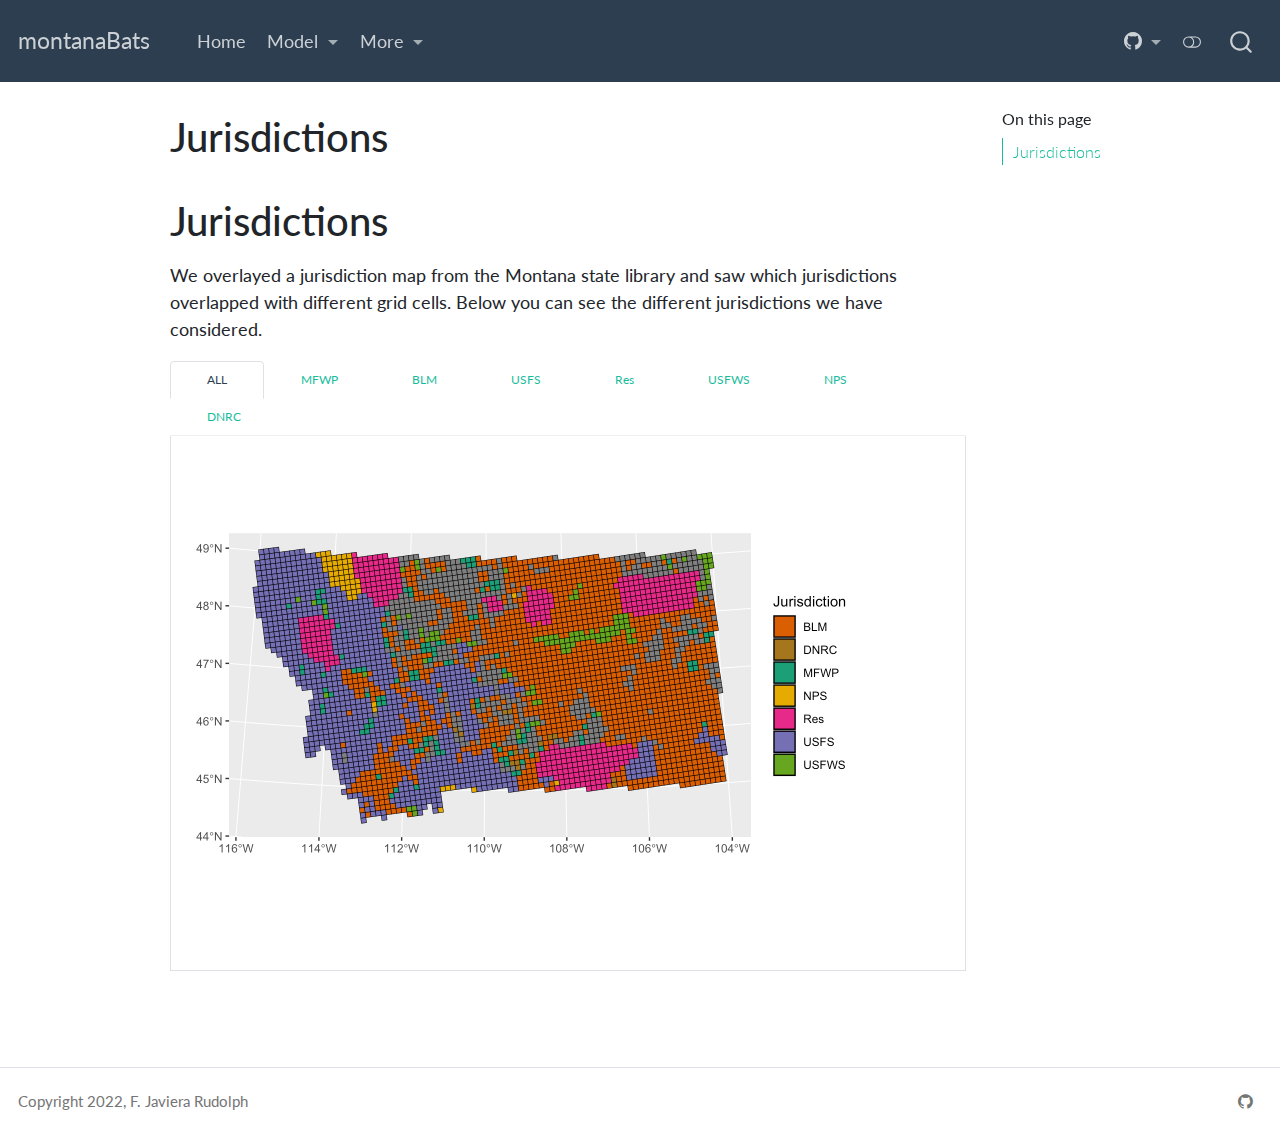
<file: docs/jurisdictions.html>
<!DOCTYPE html>
<html xmlns="http://www.w3.org/1999/xhtml" lang="en" xml:lang="en"><head>

<meta charset="utf-8">
<meta name="generator" content="quarto-1.2.269">

<meta name="viewport" content="width=device-width, initial-scale=1.0, user-scalable=yes">


<title>montanaBats - Jurisdictions</title>
<style>
code{white-space: pre-wrap;}
span.smallcaps{font-variant: small-caps;}
div.columns{display: flex; gap: min(4vw, 1.5em);}
div.column{flex: auto; overflow-x: auto;}
div.hanging-indent{margin-left: 1.5em; text-indent: -1.5em;}
ul.task-list{list-style: none;}
ul.task-list li input[type="checkbox"] {
  width: 0.8em;
  margin: 0 0.8em 0.2em -1.6em;
  vertical-align: middle;
}
</style>


<script src="site_libs/quarto-nav/quarto-nav.js"></script>
<script src="site_libs/quarto-nav/headroom.min.js"></script>
<script src="site_libs/clipboard/clipboard.min.js"></script>
<script src="site_libs/quarto-search/autocomplete.umd.js"></script>
<script src="site_libs/quarto-search/fuse.min.js"></script>
<script src="site_libs/quarto-search/quarto-search.js"></script>
<meta name="quarto:offset" content="./">
<script src="site_libs/quarto-html/quarto.js"></script>
<script src="site_libs/quarto-html/popper.min.js"></script>
<script src="site_libs/quarto-html/tippy.umd.min.js"></script>
<script src="site_libs/quarto-html/anchor.min.js"></script>
<link href="site_libs/quarto-html/tippy.css" rel="stylesheet">
<link href="site_libs/quarto-html/quarto-syntax-highlighting.css" rel="stylesheet" class="quarto-color-scheme" id="quarto-text-highlighting-styles">
<link href="site_libs/quarto-html/quarto-syntax-highlighting-dark.css" rel="prefetch" class="quarto-color-scheme quarto-color-alternate" id="quarto-text-highlighting-styles">
<script src="site_libs/bootstrap/bootstrap.min.js"></script>
<link href="site_libs/bootstrap/bootstrap-icons.css" rel="stylesheet">
<link href="site_libs/bootstrap/bootstrap.min.css" rel="stylesheet" class="quarto-color-scheme" id="quarto-bootstrap" data-mode="light">
<link href="site_libs/bootstrap/bootstrap-dark.min.css" rel="prefetch" class="quarto-color-scheme quarto-color-alternate" id="quarto-bootstrap" data-mode="dark">
<script id="quarto-search-options" type="application/json">{
  "location": "navbar",
  "copy-button": false,
  "collapse-after": 3,
  "panel-placement": "end",
  "type": "overlay",
  "limit": 20,
  "language": {
    "search-no-results-text": "No results",
    "search-matching-documents-text": "matching documents",
    "search-copy-link-title": "Copy link to search",
    "search-hide-matches-text": "Hide additional matches",
    "search-more-match-text": "more match in this document",
    "search-more-matches-text": "more matches in this document",
    "search-clear-button-title": "Clear",
    "search-detached-cancel-button-title": "Cancel",
    "search-submit-button-title": "Submit"
  }
}</script>


<link rel="stylesheet" href="styles.css">
</head>

<body class="nav-fixed">

<div id="quarto-search-results"></div>
  <header id="quarto-header" class="headroom fixed-top">
    <nav class="navbar navbar-expand-lg navbar-dark ">
      <div class="navbar-container container-fluid">
      <div class="navbar-brand-container">
    <a class="navbar-brand" href="./index.html">
    <span class="navbar-title">montanaBats</span>
    </a>
  </div>
          <button class="navbar-toggler" type="button" data-bs-toggle="collapse" data-bs-target="#navbarCollapse" aria-controls="navbarCollapse" aria-expanded="false" aria-label="Toggle navigation" onclick="if (window.quartoToggleHeadroom) { window.quartoToggleHeadroom(); }">
  <span class="navbar-toggler-icon"></span>
</button>
          <div class="collapse navbar-collapse" id="navbarCollapse">
            <ul class="navbar-nav navbar-nav-scroll me-auto">
  <li class="nav-item">
    <a class="nav-link" href="./index.html">
 <span class="menu-text">Home</span></a>
  </li>  
  <li class="nav-item dropdown ">
    <a class="nav-link dropdown-toggle" href="#" id="nav-menu-model" role="button" data-bs-toggle="dropdown" aria-expanded="false">
 <span class="menu-text">Model</span>
    </a>
    <ul class="dropdown-menu" aria-labelledby="nav-menu-model">    
        <li>
    <a class="dropdown-item" href="./model.html">
 <span class="dropdown-text">Model</span></a>
  </li>  
        <li>
    <a class="dropdown-item" href="./jurisdictions.html">
 <span class="dropdown-text">Jurisdictions</span></a>
  </li>  
        <li>
    <a class="dropdown-item" href="./covariates.html">
 <span class="dropdown-text">Covariates</span></a>
  </li>  
        <li>
    <a class="dropdown-item" href="./predictions.html">
 <span class="dropdown-text">Predictions</span></a>
  </li>  
        <li>
    <a class="dropdown-item" href="./estimation.html">
 <span class="dropdown-text">Estimation</span></a>
  </li>  
    </ul>
  </li>
  <li class="nav-item dropdown ">
    <a class="nav-link dropdown-toggle" href="#" id="nav-menu-more" role="button" data-bs-toggle="dropdown" aria-expanded="false">
 <span class="menu-text">More</span>
    </a>
    <ul class="dropdown-menu" aria-labelledby="nav-menu-more">    
        <li>
    <a class="dropdown-item" href="./expert_elicitation.html">
 <span class="dropdown-text">Expert Elicitation</span></a>
  </li>  
        <li>
    <a class="dropdown-item" href="./toymodel.html">
 <span class="dropdown-text">Dynamic Multistate Conditional Model Simulation</span></a>
  </li>  
        <li>
    <a class="dropdown-item" href="./old.html">
 <span class="dropdown-text">Old</span></a>
  </li>  
        <li>
    <a class="dropdown-item" href="./alternatives.html">
 <span class="dropdown-text">Management Strategies - Alternatives</span></a>
  </li>  
    </ul>
  </li>
</ul>
            <ul class="navbar-nav navbar-nav-scroll ms-auto">
  <li class="nav-item dropdown ">
    <a class="nav-link dropdown-toggle" href="#" id="nav-menu-bi-github" role="button" data-bs-toggle="dropdown" aria-expanded="false">
      <i class="bi bi-github" role="img">
</i> 
 <span class="menu-text"></span>
    </a>
    <ul class="dropdown-menu dropdown-menu-end" aria-labelledby="nav-menu-bi-github">    
        <li>
    <a class="dropdown-item" href="https://github.com/javirudolph/montanaBats">
 <span class="dropdown-text">Source Code</span></a>
  </li>  
        <li>
    <a class="dropdown-item" href="https://github.com/javirudolph/montanaBats/issues">
 <span class="dropdown-text">Issues</span></a>
  </li>  
    </ul>
  </li>
</ul>
              <div class="quarto-toggle-container">
                  <a href="" class="quarto-color-scheme-toggle nav-link" onclick="window.quartoToggleColorScheme(); return false;" title="Toggle dark mode"><i class="bi"></i></a>
              </div>
              <div id="quarto-search" class="" title="Search"></div>
          </div> <!-- /navcollapse -->
      </div> <!-- /container-fluid -->
    </nav>
</header>
<!-- content -->
<div id="quarto-content" class="quarto-container page-columns page-rows-contents page-layout-article page-navbar">
<!-- sidebar -->
<!-- margin-sidebar -->
    <div id="quarto-margin-sidebar" class="sidebar margin-sidebar">
        <nav id="TOC" role="doc-toc" class="toc-active">
    <h2 id="toc-title">On this page</h2>
   
  <ul>
  <li><a href="#jurisdictions" id="toc-jurisdictions" class="nav-link active" data-scroll-target="#jurisdictions">Jurisdictions</a></li>
  </ul>
</nav>
    </div>
<!-- main -->
<main class="content" id="quarto-document-content">

<header id="title-block-header" class="quarto-title-block default">
<div class="quarto-title">
<h1 class="title">Jurisdictions</h1>
</div>



<div class="quarto-title-meta">

    
  
    
  </div>
  

</header>

<div class="cell">

</div>
<div class="cell">

</div>
<div class="cell">
<style type="text/css">
.panel-tabset .nav-item {
  font-size: 12px;
}
</style>
</div>
<section id="jurisdictions" class="level1">
<h1>Jurisdictions</h1>
<p>We overlayed a jurisdiction map from the Montana state library and saw which jurisdictions overlapped with different grid cells. Below you can see the different jurisdictions we have considered.</p>
<div class="cell">

</div>
<div class="panel-tabset">
<ul class="nav nav-tabs" role="tablist"><li class="nav-item" role="presentation"><a class="nav-link active" id="tabset-1-1-tab" data-bs-toggle="tab" data-bs-target="#tabset-1-1" role="tab" aria-controls="tabset-1-1" aria-selected="true">ALL</a></li><li class="nav-item" role="presentation"><a class="nav-link" id="tabset-1-2-tab" data-bs-toggle="tab" data-bs-target="#tabset-1-2" role="tab" aria-controls="tabset-1-2" aria-selected="false">MFWP</a></li><li class="nav-item" role="presentation"><a class="nav-link" id="tabset-1-3-tab" data-bs-toggle="tab" data-bs-target="#tabset-1-3" role="tab" aria-controls="tabset-1-3" aria-selected="false">BLM</a></li><li class="nav-item" role="presentation"><a class="nav-link" id="tabset-1-4-tab" data-bs-toggle="tab" data-bs-target="#tabset-1-4" role="tab" aria-controls="tabset-1-4" aria-selected="false">USFS</a></li><li class="nav-item" role="presentation"><a class="nav-link" id="tabset-1-5-tab" data-bs-toggle="tab" data-bs-target="#tabset-1-5" role="tab" aria-controls="tabset-1-5" aria-selected="false">Res</a></li><li class="nav-item" role="presentation"><a class="nav-link" id="tabset-1-6-tab" data-bs-toggle="tab" data-bs-target="#tabset-1-6" role="tab" aria-controls="tabset-1-6" aria-selected="false">USFWS</a></li><li class="nav-item" role="presentation"><a class="nav-link" id="tabset-1-7-tab" data-bs-toggle="tab" data-bs-target="#tabset-1-7" role="tab" aria-controls="tabset-1-7" aria-selected="false">NPS</a></li><li class="nav-item" role="presentation"><a class="nav-link" id="tabset-1-8-tab" data-bs-toggle="tab" data-bs-target="#tabset-1-8" role="tab" aria-controls="tabset-1-8" aria-selected="false">DNRC</a></li></ul>
<div class="tab-content">
<div id="tabset-1-1" class="tab-pane active" role="tabpanel" aria-labelledby="tabset-1-1-tab">
<div class="cell">
<div class="cell-output-display">
<p><img src="jurisdictions_files/figure-html/unnamed-chunk-2-1.png" class="img-fluid" width="672"></p>
</div>
</div>
</div>
<div id="tabset-1-2" class="tab-pane" role="tabpanel" aria-labelledby="tabset-1-2-tab">
<div class="cell">
<div class="cell-output-display">
<p><img src="jurisdictions_files/figure-html/unnamed-chunk-3-1.png" class="img-fluid" width="672"></p>
</div>
</div>
</div>
<div id="tabset-1-3" class="tab-pane" role="tabpanel" aria-labelledby="tabset-1-3-tab">
<div class="cell">
<div class="cell-output-display">
<p><img src="jurisdictions_files/figure-html/unnamed-chunk-4-1.png" class="img-fluid" width="672"></p>
</div>
</div>
</div>
<div id="tabset-1-4" class="tab-pane" role="tabpanel" aria-labelledby="tabset-1-4-tab">
<div class="cell">
<div class="cell-output-display">
<p><img src="jurisdictions_files/figure-html/unnamed-chunk-5-1.png" class="img-fluid" width="672"></p>
</div>
</div>
</div>
<div id="tabset-1-5" class="tab-pane" role="tabpanel" aria-labelledby="tabset-1-5-tab">
<div class="cell">
<div class="cell-output-display">
<p><img src="jurisdictions_files/figure-html/unnamed-chunk-6-1.png" class="img-fluid" width="672"></p>
</div>
</div>
</div>
<div id="tabset-1-6" class="tab-pane" role="tabpanel" aria-labelledby="tabset-1-6-tab">
<div class="cell">
<div class="cell-output-display">
<p><img src="jurisdictions_files/figure-html/unnamed-chunk-7-1.png" class="img-fluid" width="672"></p>
</div>
</div>
</div>
<div id="tabset-1-7" class="tab-pane" role="tabpanel" aria-labelledby="tabset-1-7-tab">
<div class="cell">
<div class="cell-output-display">
<p><img src="jurisdictions_files/figure-html/unnamed-chunk-8-1.png" class="img-fluid" width="672"></p>
</div>
</div>
</div>
<div id="tabset-1-8" class="tab-pane" role="tabpanel" aria-labelledby="tabset-1-8-tab">
<div class="cell">
<div class="cell-output-display">
<p><img src="jurisdictions_files/figure-html/unnamed-chunk-9-1.png" class="img-fluid" width="672"></p>
</div>
</div>
</div>
</div>
</div>


</section>

</main> <!-- /main -->
<script id="quarto-html-after-body" type="application/javascript">
window.document.addEventListener("DOMContentLoaded", function (event) {
  const toggleBodyColorMode = (bsSheetEl) => {
    const mode = bsSheetEl.getAttribute("data-mode");
    const bodyEl = window.document.querySelector("body");
    if (mode === "dark") {
      bodyEl.classList.add("quarto-dark");
      bodyEl.classList.remove("quarto-light");
    } else {
      bodyEl.classList.add("quarto-light");
      bodyEl.classList.remove("quarto-dark");
    }
  }
  const toggleBodyColorPrimary = () => {
    const bsSheetEl = window.document.querySelector("link#quarto-bootstrap");
    if (bsSheetEl) {
      toggleBodyColorMode(bsSheetEl);
    }
  }
  toggleBodyColorPrimary();  
  const disableStylesheet = (stylesheets) => {
    for (let i=0; i < stylesheets.length; i++) {
      const stylesheet = stylesheets[i];
      stylesheet.rel = 'prefetch';
    }
  }
  const enableStylesheet = (stylesheets) => {
    for (let i=0; i < stylesheets.length; i++) {
      const stylesheet = stylesheets[i];
      stylesheet.rel = 'stylesheet';
    }
  }
  const manageTransitions = (selector, allowTransitions) => {
    const els = window.document.querySelectorAll(selector);
    for (let i=0; i < els.length; i++) {
      const el = els[i];
      if (allowTransitions) {
        el.classList.remove('notransition');
      } else {
        el.classList.add('notransition');
      }
    }
  }
  const toggleColorMode = (alternate) => {
    // Switch the stylesheets
    const alternateStylesheets = window.document.querySelectorAll('link.quarto-color-scheme.quarto-color-alternate');
    manageTransitions('#quarto-margin-sidebar .nav-link', false);
    if (alternate) {
      enableStylesheet(alternateStylesheets);
      for (const sheetNode of alternateStylesheets) {
        if (sheetNode.id === "quarto-bootstrap") {
          toggleBodyColorMode(sheetNode);
        }
      }
    } else {
      disableStylesheet(alternateStylesheets);
      toggleBodyColorPrimary();
    }
    manageTransitions('#quarto-margin-sidebar .nav-link', true);
    // Switch the toggles
    const toggles = window.document.querySelectorAll('.quarto-color-scheme-toggle');
    for (let i=0; i < toggles.length; i++) {
      const toggle = toggles[i];
      if (toggle) {
        if (alternate) {
          toggle.classList.add("alternate");     
        } else {
          toggle.classList.remove("alternate");
        }
      }
    }
    // Hack to workaround the fact that safari doesn't
    // properly recolor the scrollbar when toggling (#1455)
    if (navigator.userAgent.indexOf('Safari') > 0 && navigator.userAgent.indexOf('Chrome') == -1) {
      manageTransitions("body", false);
      window.scrollTo(0, 1);
      setTimeout(() => {
        window.scrollTo(0, 0);
        manageTransitions("body", true);
      }, 40);  
    }
  }
  const isFileUrl = () => { 
    return window.location.protocol === 'file:';
  }
  const hasAlternateSentinel = () => {  
    let styleSentinel = getColorSchemeSentinel();
    if (styleSentinel !== null) {
      return styleSentinel === "alternate";
    } else {
      return false;
    }
  }
  const setStyleSentinel = (alternate) => {
    const value = alternate ? "alternate" : "default";
    if (!isFileUrl()) {
      window.localStorage.setItem("quarto-color-scheme", value);
    } else {
      localAlternateSentinel = value;
    }
  }
  const getColorSchemeSentinel = () => {
    if (!isFileUrl()) {
      const storageValue = window.localStorage.getItem("quarto-color-scheme");
      return storageValue != null ? storageValue : localAlternateSentinel;
    } else {
      return localAlternateSentinel;
    }
  }
  let localAlternateSentinel = 'default';
  // Dark / light mode switch
  window.quartoToggleColorScheme = () => {
    // Read the current dark / light value 
    let toAlternate = !hasAlternateSentinel();
    toggleColorMode(toAlternate);
    setStyleSentinel(toAlternate);
  };
  // Ensure there is a toggle, if there isn't float one in the top right
  if (window.document.querySelector('.quarto-color-scheme-toggle') === null) {
    const a = window.document.createElement('a');
    a.classList.add('top-right');
    a.classList.add('quarto-color-scheme-toggle');
    a.href = "";
    a.onclick = function() { try { window.quartoToggleColorScheme(); } catch {} return false; };
    const i = window.document.createElement("i");
    i.classList.add('bi');
    a.appendChild(i);
    window.document.body.appendChild(a);
  }
  // Switch to dark mode if need be
  if (hasAlternateSentinel()) {
    toggleColorMode(true);
  } else {
    toggleColorMode(false);
  }
  const icon = "";
  const anchorJS = new window.AnchorJS();
  anchorJS.options = {
    placement: 'right',
    icon: icon
  };
  anchorJS.add('.anchored');
  const clipboard = new window.ClipboardJS('.code-copy-button', {
    target: function(trigger) {
      return trigger.previousElementSibling;
    }
  });
  clipboard.on('success', function(e) {
    // button target
    const button = e.trigger;
    // don't keep focus
    button.blur();
    // flash "checked"
    button.classList.add('code-copy-button-checked');
    var currentTitle = button.getAttribute("title");
    button.setAttribute("title", "Copied!");
    let tooltip;
    if (window.bootstrap) {
      button.setAttribute("data-bs-toggle", "tooltip");
      button.setAttribute("data-bs-placement", "left");
      button.setAttribute("data-bs-title", "Copied!");
      tooltip = new bootstrap.Tooltip(button, 
        { trigger: "manual", 
          customClass: "code-copy-button-tooltip",
          offset: [0, -8]});
      tooltip.show();    
    }
    setTimeout(function() {
      if (tooltip) {
        tooltip.hide();
        button.removeAttribute("data-bs-title");
        button.removeAttribute("data-bs-toggle");
        button.removeAttribute("data-bs-placement");
      }
      button.setAttribute("title", currentTitle);
      button.classList.remove('code-copy-button-checked');
    }, 1000);
    // clear code selection
    e.clearSelection();
  });
  function tippyHover(el, contentFn) {
    const config = {
      allowHTML: true,
      content: contentFn,
      maxWidth: 500,
      delay: 100,
      arrow: false,
      appendTo: function(el) {
          return el.parentElement;
      },
      interactive: true,
      interactiveBorder: 10,
      theme: 'quarto',
      placement: 'bottom-start'
    };
    window.tippy(el, config); 
  }
  const noterefs = window.document.querySelectorAll('a[role="doc-noteref"]');
  for (var i=0; i<noterefs.length; i++) {
    const ref = noterefs[i];
    tippyHover(ref, function() {
      // use id or data attribute instead here
      let href = ref.getAttribute('data-footnote-href') || ref.getAttribute('href');
      try { href = new URL(href).hash; } catch {}
      const id = href.replace(/^#\/?/, "");
      const note = window.document.getElementById(id);
      return note.innerHTML;
    });
  }
  const findCites = (el) => {
    const parentEl = el.parentElement;
    if (parentEl) {
      const cites = parentEl.dataset.cites;
      if (cites) {
        return {
          el,
          cites: cites.split(' ')
        };
      } else {
        return findCites(el.parentElement)
      }
    } else {
      return undefined;
    }
  };
  var bibliorefs = window.document.querySelectorAll('a[role="doc-biblioref"]');
  for (var i=0; i<bibliorefs.length; i++) {
    const ref = bibliorefs[i];
    const citeInfo = findCites(ref);
    if (citeInfo) {
      tippyHover(citeInfo.el, function() {
        var popup = window.document.createElement('div');
        citeInfo.cites.forEach(function(cite) {
          var citeDiv = window.document.createElement('div');
          citeDiv.classList.add('hanging-indent');
          citeDiv.classList.add('csl-entry');
          var biblioDiv = window.document.getElementById('ref-' + cite);
          if (biblioDiv) {
            citeDiv.innerHTML = biblioDiv.innerHTML;
          }
          popup.appendChild(citeDiv);
        });
        return popup.innerHTML;
      });
    }
  }
});
</script>
</div> <!-- /content -->
<footer class="footer">
  <div class="nav-footer">
    <div class="nav-footer-left">Copyright 2022, F. Javiera Rudolph</div>   
    <div class="nav-footer-right">
      <ul class="footer-items list-unstyled">
    <li class="nav-item compact">
    <a class="nav-link" href="https://github.com/javirudolph">
      <i class="bi bi-github" role="img">
</i> 
    </a>
  </li>  
</ul>
    </div>
  </div>
</footer>



</body></html>
</file>
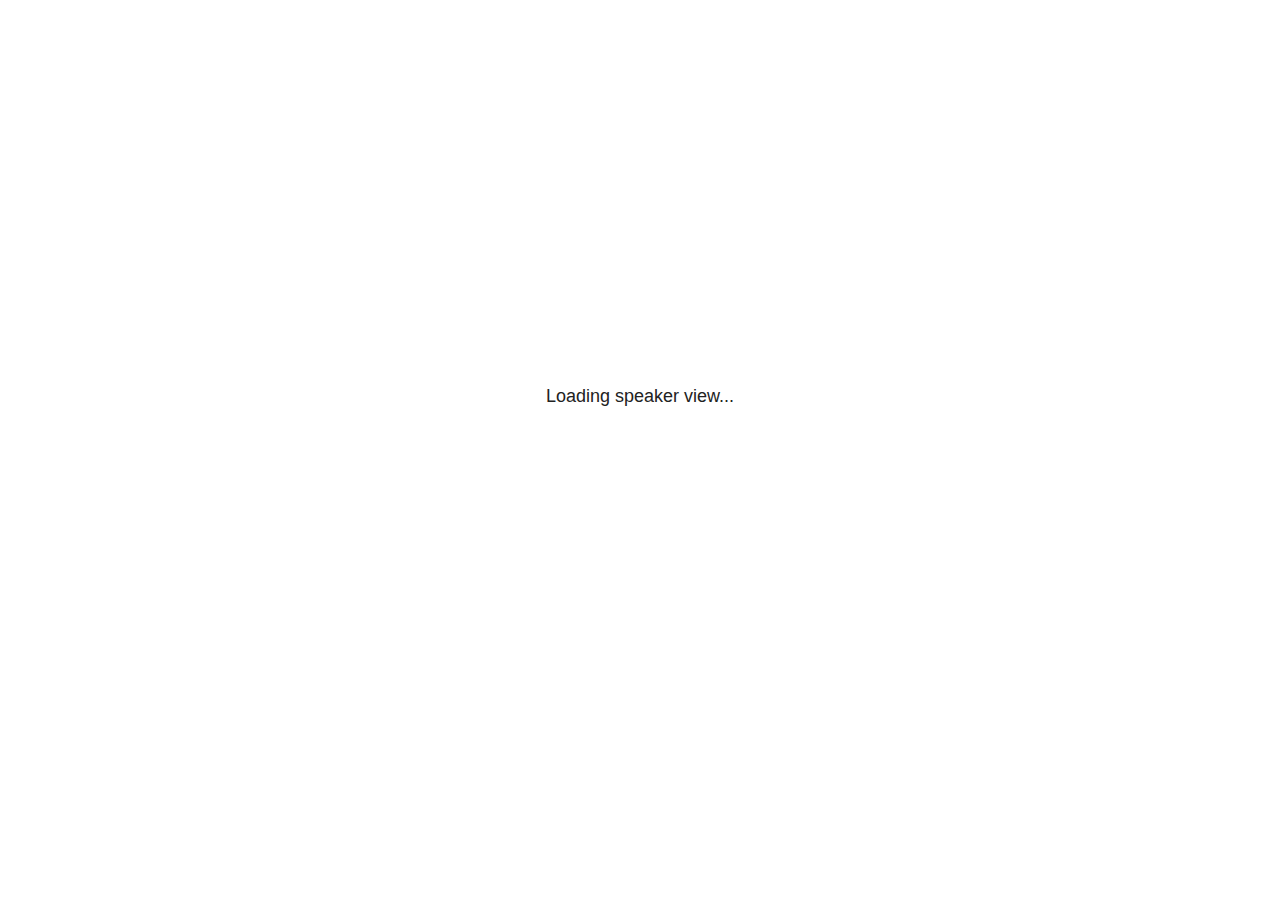
<file: docs/site_libs/revealjs/plugin/notes/speaker-view.html>
<!--
	NOTE: You need to build the notes plugin after making changes to this file.
-->
<html lang="en">
	<head>
		<meta charset="utf-8">

		<title>reveal.js - Speaker View</title>

		<style>
			body {
				font-family: Helvetica;
				font-size: 18px;
			}

			#current-slide,
			#upcoming-slide,
			#speaker-controls {
				padding: 6px;
				box-sizing: border-box;
				-moz-box-sizing: border-box;
			}

			#current-slide iframe,
			#upcoming-slide iframe {
				width: 100%;
				height: 100%;
				border: 1px solid #ddd;
			}

			#current-slide .label,
			#upcoming-slide .label {
				position: absolute;
				top: 10px;
				left: 10px;
				z-index: 2;
			}

			#connection-status {
				position: absolute;
				top: 0;
				left: 0;
				width: 100%;
				height: 100%;
				z-index: 20;
				padding: 30% 20% 20% 20%;
				font-size: 18px;
				color: #222;
				background: #fff;
				text-align: center;
				box-sizing: border-box;
				line-height: 1.4;
			}

			.overlay-element {
				height: 34px;
				line-height: 34px;
				padding: 0 10px;
				text-shadow: none;
				background: rgba( 220, 220, 220, 0.8 );
				color: #222;
				font-size: 14px;
			}

			.overlay-element.interactive:hover {
				background: rgba( 220, 220, 220, 1 );
			}

			#current-slide {
				position: absolute;
				width: 60%;
				height: 100%;
				top: 0;
				left: 0;
				padding-right: 0;
			}

			#upcoming-slide {
				position: absolute;
				width: 40%;
				height: 40%;
				right: 0;
				top: 0;
			}

			/* Speaker controls */
			#speaker-controls {
				position: absolute;
				top: 40%;
				right: 0;
				width: 40%;
				height: 60%;
				overflow: auto;
				font-size: 18px;
			}

				.speaker-controls-time.hidden,
				.speaker-controls-notes.hidden {
					display: none;
				}

				.speaker-controls-time .label,
				.speaker-controls-pace .label,
				.speaker-controls-notes .label {
					text-transform: uppercase;
					font-weight: normal;
					font-size: 0.66em;
					color: #666;
					margin: 0;
				}

				.speaker-controls-time, .speaker-controls-pace {
					border-bottom: 1px solid rgba( 200, 200, 200, 0.5 );
					margin-bottom: 10px;
					padding: 10px 16px;
					padding-bottom: 20px;
					cursor: pointer;
				}

				.speaker-controls-time .reset-button {
					opacity: 0;
					float: right;
					color: #666;
					text-decoration: none;
				}
				.speaker-controls-time:hover .reset-button {
					opacity: 1;
				}

				.speaker-controls-time .timer,
				.speaker-controls-time .clock {
					width: 50%;
				}

				.speaker-controls-time .timer,
				.speaker-controls-time .clock,
				.speaker-controls-time .pacing .hours-value,
				.speaker-controls-time .pacing .minutes-value,
				.speaker-controls-time .pacing .seconds-value {
					font-size: 1.9em;
				}

				.speaker-controls-time .timer {
					float: left;
				}

				.speaker-controls-time .clock {
					float: right;
					text-align: right;
				}

				.speaker-controls-time span.mute {
					opacity: 0.3;
				}

				.speaker-controls-time .pacing-title {
					margin-top: 5px;
				}

				.speaker-controls-time .pacing.ahead {
					color: blue;
				}

				.speaker-controls-time .pacing.on-track {
					color: green;
				}

				.speaker-controls-time .pacing.behind {
					color: red;
				}

				.speaker-controls-notes {
					padding: 10px 16px;
				}

				.speaker-controls-notes .value {
					margin-top: 5px;
					line-height: 1.4;
					font-size: 1.2em;
				}

			/* Layout selector */
			#speaker-layout {
				position: absolute;
				top: 10px;
				right: 10px;
				color: #222;
				z-index: 10;
			}
				#speaker-layout select {
					position: absolute;
					width: 100%;
					height: 100%;
					top: 0;
					left: 0;
					border: 0;
					box-shadow: 0;
					cursor: pointer;
					opacity: 0;

					font-size: 1em;
					background-color: transparent;

					-moz-appearance: none;
					-webkit-appearance: none;
					-webkit-tap-highlight-color: rgba(0, 0, 0, 0);
				}

				#speaker-layout select:focus {
					outline: none;
					box-shadow: none;
				}

			.clear {
				clear: both;
			}

			/* Speaker layout: Wide */
			body[data-speaker-layout="wide"] #current-slide,
			body[data-speaker-layout="wide"] #upcoming-slide {
				width: 50%;
				height: 45%;
				padding: 6px;
			}

			body[data-speaker-layout="wide"] #current-slide {
				top: 0;
				left: 0;
			}

			body[data-speaker-layout="wide"] #upcoming-slide {
				top: 0;
				left: 50%;
			}

			body[data-speaker-layout="wide"] #speaker-controls {
				top: 45%;
				left: 0;
				width: 100%;
				height: 50%;
				font-size: 1.25em;
			}

			/* Speaker layout: Tall */
			body[data-speaker-layout="tall"] #current-slide,
			body[data-speaker-layout="tall"] #upcoming-slide {
				width: 45%;
				height: 50%;
				padding: 6px;
			}

			body[data-speaker-layout="tall"] #current-slide {
				top: 0;
				left: 0;
			}

			body[data-speaker-layout="tall"] #upcoming-slide {
				top: 50%;
				left: 0;
			}

			body[data-speaker-layout="tall"] #speaker-controls {
				padding-top: 40px;
				top: 0;
				left: 45%;
				width: 55%;
				height: 100%;
				font-size: 1.25em;
			}

			/* Speaker layout: Notes only */
			body[data-speaker-layout="notes-only"] #current-slide,
			body[data-speaker-layout="notes-only"] #upcoming-slide {
				display: none;
			}

			body[data-speaker-layout="notes-only"] #speaker-controls {
				padding-top: 40px;
				top: 0;
				left: 0;
				width: 100%;
				height: 100%;
				font-size: 1.25em;
			}

			@media screen and (max-width: 1080px) {
				body[data-speaker-layout="default"] #speaker-controls {
					font-size: 16px;
				}
			}

			@media screen and (max-width: 900px) {
				body[data-speaker-layout="default"] #speaker-controls {
					font-size: 14px;
				}
			}

			@media screen and (max-width: 800px) {
				body[data-speaker-layout="default"] #speaker-controls {
					font-size: 12px;
				}
			}

		</style>
	</head>

	<body>

		<div id="connection-status">Loading speaker view...</div>

		<div id="current-slide"></div>
		<div id="upcoming-slide"><span class="overlay-element label">Upcoming</span></div>
		<div id="speaker-controls">
			<div class="speaker-controls-time">
				<h4 class="label">Time <span class="reset-button">Click to Reset</span></h4>
				<div class="clock">
					<span class="clock-value">0:00 AM</span>
				</div>
				<div class="timer">
					<span class="hours-value">00</span><span class="minutes-value">:00</span><span class="seconds-value">:00</span>
				</div>
				<div class="clear"></div>

				<h4 class="label pacing-title" style="display: none">Pacing – Time to finish current slide</h4>
				<div class="pacing" style="display: none">
					<span class="hours-value">00</span><span class="minutes-value">:00</span><span class="seconds-value">:00</span>
				</div>
			</div>

			<div class="speaker-controls-notes hidden">
				<h4 class="label">Notes</h4>
				<div class="value"></div>
			</div>
		</div>
		<div id="speaker-layout" class="overlay-element interactive">
			<span class="speaker-layout-label"></span>
			<select class="speaker-layout-dropdown"></select>
		</div>

		<script>

			(function() {

				var notes,
					notesValue,
					currentState,
					currentSlide,
					upcomingSlide,
					layoutLabel,
					layoutDropdown,
					pendingCalls = {},
					lastRevealApiCallId = 0,
					connected = false,
					whitelistedWindows = [window.opener];

				var SPEAKER_LAYOUTS = {
					'default': 'Default',
					'wide': 'Wide',
					'tall': 'Tall',
					'notes-only': 'Notes only'
				};

				setupLayout();

				var connectionStatus = document.querySelector( '#connection-status' );
				var connectionTimeout = setTimeout( function() {
					connectionStatus.innerHTML = 'Error connecting to main window.<br>Please try closing and reopening the speaker view.';
				}, 5000 );
;
				window.addEventListener( 'message', function( event ) {

					// Validate the origin of this message to prevent XSS
					if( window.location.origin !== event.origin && whitelistedWindows.indexOf( event.source ) === -1 ) {
						return;
					}

					clearTimeout( connectionTimeout );
					connectionStatus.style.display = 'none';

					var data = JSON.parse( event.data );

					// The overview mode is only useful to the reveal.js instance
					// where navigation occurs so we don't sync it
					if( data.state ) delete data.state.overview;

					// Messages sent by the notes plugin inside of the main window
					if( data && data.namespace === 'reveal-notes' ) {
						if( data.type === 'connect' ) {
							handleConnectMessage( data );
						}
						else if( data.type === 'state' ) {
							handleStateMessage( data );
						}
						else if( data.type === 'return' ) {
							pendingCalls[data.callId](data.result);
							delete pendingCalls[data.callId];
						}
					}
					// Messages sent by the reveal.js inside of the current slide preview
					else if( data && data.namespace === 'reveal' ) {
						if( /ready/.test( data.eventName ) ) {
							// Send a message back to notify that the handshake is complete
							window.opener.postMessage( JSON.stringify({ namespace: 'reveal-notes', type: 'connected'} ), '*' );
						}
						else if( /slidechanged|fragmentshown|fragmenthidden|paused|resumed/.test( data.eventName ) && currentState !== JSON.stringify( data.state ) ) {

							dispatchStateToMainWindow( data.state );

						}
					}

				} );

				/**
				 * Updates the presentation in the main window to match the state
				 * of the presentation in the notes window.
				 */
				const dispatchStateToMainWindow = debounce(( state ) => {
					window.opener.postMessage( JSON.stringify({ method: 'setState', args: [ state ]} ), '*' );
				}, 500);

				/**
				 * Asynchronously calls the Reveal.js API of the main frame.
				 */
				function callRevealApi( methodName, methodArguments, callback ) {

					var callId = ++lastRevealApiCallId;
					pendingCalls[callId] = callback;
					window.opener.postMessage( JSON.stringify( {
						namespace: 'reveal-notes',
						type: 'call',
						callId: callId,
						methodName: methodName,
						arguments: methodArguments
					} ), '*' );

				}

				/**
				 * Called when the main window is trying to establish a
				 * connection.
				 */
				function handleConnectMessage( data ) {

					if( connected === false ) {
						connected = true;

						setupIframes( data );
						setupKeyboard();
						setupNotes();
						setupTimer();
						setupHeartbeat();
					}

				}

				/**
				 * Called when the main window sends an updated state.
				 */
				function handleStateMessage( data ) {

					// Store the most recently set state to avoid circular loops
					// applying the same state
					currentState = JSON.stringify( data.state );

					// No need for updating the notes in case of fragment changes
					if ( data.notes ) {
						notes.classList.remove( 'hidden' );
						notesValue.style.whiteSpace = data.whitespace;
						if( data.markdown ) {
							notesValue.innerHTML = marked( data.notes );
						}
						else {
							notesValue.innerHTML = data.notes;
						}
					}
					else {
						notes.classList.add( 'hidden' );
					}

					// Update the note slides
					currentSlide.contentWindow.postMessage( JSON.stringify({ method: 'setState', args: [ data.state ] }), '*' );
					upcomingSlide.contentWindow.postMessage( JSON.stringify({ method: 'setState', args: [ data.state ] }), '*' );
					upcomingSlide.contentWindow.postMessage( JSON.stringify({ method: 'next' }), '*' );

				}

				// Limit to max one state update per X ms
				handleStateMessage = debounce( handleStateMessage, 200 );

				/**
				 * Forward keyboard events to the current slide window.
				 * This enables keyboard events to work even if focus
				 * isn't set on the current slide iframe.
				 *
				 * Block F5 default handling, it reloads and disconnects
				 * the speaker notes window.
				 */
				function setupKeyboard() {

					document.addEventListener( 'keydown', function( event ) {
						if( event.keyCode === 116 || ( event.metaKey && event.keyCode === 82 ) ) {
							event.preventDefault();
							return false;
						}
						currentSlide.contentWindow.postMessage( JSON.stringify({ method: 'triggerKey', args: [ event.keyCode ] }), '*' );
					} );

				}

				/**
				 * Creates the preview iframes.
				 */
				function setupIframes( data ) {

					var params = [
						'receiver',
						'progress=false',
						'history=false',
						'transition=none',
						'autoSlide=0',
						'backgroundTransition=none'
					].join( '&' );

					var urlSeparator = /\?/.test(data.url) ? '&' : '?';
					var hash = '#/' + data.state.indexh + '/' + data.state.indexv;
					var currentURL = data.url + urlSeparator + params + '&postMessageEvents=true' + hash;
					var upcomingURL = data.url + urlSeparator + params + '&controls=false' + hash;

					currentSlide = document.createElement( 'iframe' );
					currentSlide.setAttribute( 'width', 1280 );
					currentSlide.setAttribute( 'height', 1024 );
					currentSlide.setAttribute( 'src', currentURL );
					document.querySelector( '#current-slide' ).appendChild( currentSlide );

					upcomingSlide = document.createElement( 'iframe' );
					upcomingSlide.setAttribute( 'width', 640 );
					upcomingSlide.setAttribute( 'height', 512 );
					upcomingSlide.setAttribute( 'src', upcomingURL );
					document.querySelector( '#upcoming-slide' ).appendChild( upcomingSlide );

					whitelistedWindows.push( currentSlide.contentWindow, upcomingSlide.contentWindow );

				}

				/**
				 * Setup the notes UI.
				 */
				function setupNotes() {

					notes = document.querySelector( '.speaker-controls-notes' );
					notesValue = document.querySelector( '.speaker-controls-notes .value' );

				}

				/**
				 * We send out a heartbeat at all times to ensure we can
				 * reconnect with the main presentation window after reloads.
				 */
				function setupHeartbeat() {

					setInterval( () => {
						window.opener.postMessage( JSON.stringify({ namespace: 'reveal-notes', type: 'heartbeat'} ), '*' );
					}, 1000 );

				}

				function getTimings( callback ) {

					callRevealApi( 'getSlidesAttributes', [], function ( slideAttributes ) {
						callRevealApi( 'getConfig', [], function ( config ) {
							var totalTime = config.totalTime;
							var minTimePerSlide = config.minimumTimePerSlide || 0;
							var defaultTiming = config.defaultTiming;
							if ((defaultTiming == null) && (totalTime == null)) {
								callback(null);
								return;
							}
							// Setting totalTime overrides defaultTiming
							if (totalTime) {
								defaultTiming = 0;
							}
							var timings = [];
							for ( var i in slideAttributes ) {
								var slide = slideAttributes[ i ];
								var timing = defaultTiming;
								if( slide.hasOwnProperty( 'data-timing' )) {
									var t = slide[ 'data-timing' ];
									timing = parseInt(t);
									if( isNaN(timing) ) {
										console.warn("Could not parse timing '" + t + "' of slide " + i + "; using default of " + defaultTiming);
										timing = defaultTiming;
									}
								}
								timings.push(timing);
							}
							if ( totalTime ) {
								// After we've allocated time to individual slides, we summarize it and
								// subtract it from the total time
								var remainingTime = totalTime - timings.reduce( function(a, b) { return a + b; }, 0 );
								// The remaining time is divided by the number of slides that have 0 seconds
								// allocated at the moment, giving the average time-per-slide on the remaining slides
								var remainingSlides = (timings.filter( function(x) { return x == 0 }) ).length
								var timePerSlide = Math.round( remainingTime / remainingSlides, 0 )
								// And now we replace every zero-value timing with that average
								timings = timings.map( function(x) { return (x==0 ? timePerSlide : x) } );
							}
							var slidesUnderMinimum = timings.filter( function(x) { return (x < minTimePerSlide) } ).length
							if ( slidesUnderMinimum ) {
								message = "The pacing time for " + slidesUnderMinimum + " slide(s) is under the configured minimum of " + minTimePerSlide + " seconds. Check the data-timing attribute on individual slides, or consider increasing the totalTime or minimumTimePerSlide configuration options (or removing some slides).";
								alert(message);
							}
							callback( timings );
						} );
					} );

				}

				/**
				 * Return the number of seconds allocated for presenting
				 * all slides up to and including this one.
				 */
				function getTimeAllocated( timings, callback ) {

					callRevealApi( 'getSlidePastCount', [], function ( currentSlide ) {
						var allocated = 0;
						for (var i in timings.slice(0, currentSlide + 1)) {
							allocated += timings[i];
						}
						callback( allocated );
					} );

				}

				/**
				 * Create the timer and clock and start updating them
				 * at an interval.
				 */
				function setupTimer() {

					var start = new Date(),
					timeEl = document.querySelector( '.speaker-controls-time' ),
					clockEl = timeEl.querySelector( '.clock-value' ),
					hoursEl = timeEl.querySelector( '.hours-value' ),
					minutesEl = timeEl.querySelector( '.minutes-value' ),
					secondsEl = timeEl.querySelector( '.seconds-value' ),
					pacingTitleEl = timeEl.querySelector( '.pacing-title' ),
					pacingEl = timeEl.querySelector( '.pacing' ),
					pacingHoursEl = pacingEl.querySelector( '.hours-value' ),
					pacingMinutesEl = pacingEl.querySelector( '.minutes-value' ),
					pacingSecondsEl = pacingEl.querySelector( '.seconds-value' );

					var timings = null;
					getTimings( function ( _timings ) {

						timings = _timings;
						if (_timings !== null) {
							pacingTitleEl.style.removeProperty('display');
							pacingEl.style.removeProperty('display');
						}

						// Update once directly
						_updateTimer();

						// Then update every second
						setInterval( _updateTimer, 1000 );

					} );


					function _resetTimer() {

						if (timings == null) {
							start = new Date();
							_updateTimer();
						}
						else {
							// Reset timer to beginning of current slide
							getTimeAllocated( timings, function ( slideEndTimingSeconds ) {
								var slideEndTiming = slideEndTimingSeconds * 1000;
								callRevealApi( 'getSlidePastCount', [], function ( currentSlide ) {
									var currentSlideTiming = timings[currentSlide] * 1000;
									var previousSlidesTiming = slideEndTiming - currentSlideTiming;
									var now = new Date();
									start = new Date(now.getTime() - previousSlidesTiming);
									_updateTimer();
								} );
							} );
						}

					}

					timeEl.addEventListener( 'click', function() {
						_resetTimer();
						return false;
					} );

					function _displayTime( hrEl, minEl, secEl, time) {

						var sign = Math.sign(time) == -1 ? "-" : "";
						time = Math.abs(Math.round(time / 1000));
						var seconds = time % 60;
						var minutes = Math.floor( time / 60 ) % 60 ;
						var hours = Math.floor( time / ( 60 * 60 )) ;
						hrEl.innerHTML = sign + zeroPadInteger( hours );
						if (hours == 0) {
							hrEl.classList.add( 'mute' );
						}
						else {
							hrEl.classList.remove( 'mute' );
						}
						minEl.innerHTML = ':' + zeroPadInteger( minutes );
						if (hours == 0 && minutes == 0) {
							minEl.classList.add( 'mute' );
						}
						else {
							minEl.classList.remove( 'mute' );
						}
						secEl.innerHTML = ':' + zeroPadInteger( seconds );
					}

					function _updateTimer() {

						var diff, hours, minutes, seconds,
						now = new Date();

						diff = now.getTime() - start.getTime();

						clockEl.innerHTML = now.toLocaleTimeString( 'en-US', { hour12: true, hour: '2-digit', minute:'2-digit' } );
						_displayTime( hoursEl, minutesEl, secondsEl, diff );
						if (timings !== null) {
							_updatePacing(diff);
						}

					}

					function _updatePacing(diff) {

						getTimeAllocated( timings, function ( slideEndTimingSeconds ) {
							var slideEndTiming = slideEndTimingSeconds * 1000;

							callRevealApi( 'getSlidePastCount', [], function ( currentSlide ) {
								var currentSlideTiming = timings[currentSlide] * 1000;
								var timeLeftCurrentSlide = slideEndTiming - diff;
								if (timeLeftCurrentSlide < 0) {
									pacingEl.className = 'pacing behind';
								}
								else if (timeLeftCurrentSlide < currentSlideTiming) {
									pacingEl.className = 'pacing on-track';
								}
								else {
									pacingEl.className = 'pacing ahead';
								}
								_displayTime( pacingHoursEl, pacingMinutesEl, pacingSecondsEl, timeLeftCurrentSlide );
							} );
						} );
					}

				}

				/**
				 * Sets up the speaker view layout and layout selector.
				 */
				function setupLayout() {

					layoutDropdown = document.querySelector( '.speaker-layout-dropdown' );
					layoutLabel = document.querySelector( '.speaker-layout-label' );

					// Render the list of available layouts
					for( var id in SPEAKER_LAYOUTS ) {
						var option = document.createElement( 'option' );
						option.setAttribute( 'value', id );
						option.textContent = SPEAKER_LAYOUTS[ id ];
						layoutDropdown.appendChild( option );
					}

					// Monitor the dropdown for changes
					layoutDropdown.addEventListener( 'change', function( event ) {

						setLayout( layoutDropdown.value );

					}, false );

					// Restore any currently persisted layout
					setLayout( getLayout() );

				}

				/**
				 * Sets a new speaker view layout. The layout is persisted
				 * in local storage.
				 */
				function setLayout( value ) {

					var title = SPEAKER_LAYOUTS[ value ];

					layoutLabel.innerHTML = 'Layout' + ( title ? ( ': ' + title ) : '' );
					layoutDropdown.value = value;

					document.body.setAttribute( 'data-speaker-layout', value );

					// Persist locally
					if( supportsLocalStorage() ) {
						window.localStorage.setItem( 'reveal-speaker-layout', value );
					}

				}

				/**
				 * Returns the ID of the most recently set speaker layout
				 * or our default layout if none has been set.
				 */
				function getLayout() {

					if( supportsLocalStorage() ) {
						var layout = window.localStorage.getItem( 'reveal-speaker-layout' );
						if( layout ) {
							return layout;
						}
					}

					// Default to the first record in the layouts hash
					for( var id in SPEAKER_LAYOUTS ) {
						return id;
					}

				}

				function supportsLocalStorage() {

					try {
						localStorage.setItem('test', 'test');
						localStorage.removeItem('test');
						return true;
					}
					catch( e ) {
						return false;
					}

				}

				function zeroPadInteger( num ) {

					var str = '00' + parseInt( num );
					return str.substring( str.length - 2 );

				}

				/**
				 * Limits the frequency at which a function can be called.
				 */
				function debounce( fn, ms ) {

					var lastTime = 0,
						timeout;

					return function() {

						var args = arguments;
						var context = this;

						clearTimeout( timeout );

						var timeSinceLastCall = Date.now() - lastTime;
						if( timeSinceLastCall > ms ) {
							fn.apply( context, args );
							lastTime = Date.now();
						}
						else {
							timeout = setTimeout( function() {
								fn.apply( context, args );
								lastTime = Date.now();
							}, ms - timeSinceLastCall );
						}

					}

				}

			})();

		</script>
	</body>
</html>
</file>
<file: docs/site_libs/quarto-html/tippy.css>
.tippy-box[data-animation=fade][data-state=hidden]{opacity:0}[data-tippy-root]{max-width:calc(100vw - 10px)}.tippy-box{position:relative;background-color:#333;color:#fff;border-radius:4px;font-size:14px;line-height:1.4;white-space:normal;outline:0;transition-property:transform,visibility,opacity}.tippy-box[data-placement^=top]>.tippy-arrow{bottom:0}.tippy-box[data-placement^=top]>.tippy-arrow:before{bottom:-7px;left:0;border-width:8px 8px 0;border-top-color:initial;transform-origin:center top}.tippy-box[data-placement^=bottom]>.tippy-arrow{top:0}.tippy-box[data-placement^=bottom]>.tippy-arrow:before{top:-7px;left:0;border-width:0 8px 8px;border-bottom-color:initial;transform-origin:center bottom}.tippy-box[data-placement^=left]>.tippy-arrow{right:0}.tippy-box[data-placement^=left]>.tippy-arrow:before{border-width:8px 0 8px 8px;border-left-color:initial;right:-7px;transform-origin:center left}.tippy-box[data-placement^=right]>.tippy-arrow{left:0}.tippy-box[data-placement^=right]>.tippy-arrow:before{left:-7px;border-width:8px 8px 8px 0;border-right-color:initial;transform-origin:center right}.tippy-box[data-inertia][data-state=visible]{transition-timing-function:cubic-bezier(.54,1.5,.38,1.11)}.tippy-arrow{width:16px;height:16px;color:#333}.tippy-arrow:before{content:"";position:absolute;border-color:transparent;border-style:solid}.tippy-content{position:relative;padding:5px 9px;z-index:1}
</file>
<file: docs/site_libs/quarto-html/quarto-syntax-highlighting.css>
/* quarto syntax highlight colors */
:root {
  --quarto-hl-ot-color: #003B4F;
  --quarto-hl-at-color: #657422;
  --quarto-hl-ss-color: #20794D;
  --quarto-hl-an-color: #5E5E5E;
  --quarto-hl-fu-color: #4758AB;
  --quarto-hl-st-color: #20794D;
  --quarto-hl-cf-color: #003B4F;
  --quarto-hl-op-color: #5E5E5E;
  --quarto-hl-er-color: #AD0000;
  --quarto-hl-bn-color: #AD0000;
  --quarto-hl-al-color: #AD0000;
  --quarto-hl-va-color: #111111;
  --quarto-hl-bu-color: inherit;
  --quarto-hl-ex-color: inherit;
  --quarto-hl-pp-color: #AD0000;
  --quarto-hl-in-color: #5E5E5E;
  --quarto-hl-vs-color: #20794D;
  --quarto-hl-wa-color: #5E5E5E;
  --quarto-hl-do-color: #5E5E5E;
  --quarto-hl-im-color: #00769E;
  --quarto-hl-ch-color: #20794D;
  --quarto-hl-dt-color: #AD0000;
  --quarto-hl-fl-color: #AD0000;
  --quarto-hl-co-color: #5E5E5E;
  --quarto-hl-cv-color: #5E5E5E;
  --quarto-hl-cn-color: #8f5902;
  --quarto-hl-sc-color: #5E5E5E;
  --quarto-hl-dv-color: #AD0000;
  --quarto-hl-kw-color: #003B4F;
}

/* other quarto variables */
:root {
  --quarto-font-monospace: SFMono-Regular, Menlo, Monaco, Consolas, "Liberation Mono", "Courier New", monospace;
}

pre > code.sourceCode > span {
  color: #003B4F;
}

code span {
  color: #003B4F;
}

code.sourceCode > span {
  color: #003B4F;
}

div.sourceCode,
div.sourceCode pre.sourceCode {
  color: #003B4F;
}

code span.ot {
  color: #003B4F;
}

code span.at {
  color: #657422;
}

code span.ss {
  color: #20794D;
}

code span.an {
  color: #5E5E5E;
}

code span.fu {
  color: #4758AB;
}

code span.st {
  color: #20794D;
}

code span.cf {
  color: #003B4F;
}

code span.op {
  color: #5E5E5E;
}

code span.er {
  color: #AD0000;
}

code span.bn {
  color: #AD0000;
}

code span.al {
  color: #AD0000;
}

code span.va {
  color: #111111;
}

code span.pp {
  color: #AD0000;
}

code span.in {
  color: #5E5E5E;
}

code span.vs {
  color: #20794D;
}

code span.wa {
  color: #5E5E5E;
  font-style: italic;
}

code span.do {
  color: #5E5E5E;
  font-style: italic;
}

code span.im {
  color: #00769E;
}

code span.ch {
  color: #20794D;
}

code span.dt {
  color: #AD0000;
}

code span.fl {
  color: #AD0000;
}

code span.co {
  color: #5E5E5E;
}

code span.cv {
  color: #5E5E5E;
  font-style: italic;
}

code span.cn {
  color: #8f5902;
}

code span.sc {
  color: #5E5E5E;
}

code span.dv {
  color: #AD0000;
}

code span.kw {
  color: #003B4F;
}

.prevent-inlining {
  content: "</";
}

/*# sourceMappingURL=debc5d5d77c3f9108843748ff7464032.css.map */
</file>
<file: docs/site_libs/quarto-html/quarto-syntax-highlighting-dark.css>
/* quarto syntax highlight colors */
:root {
  --quarto-hl-al-color: #f07178;
  --quarto-hl-an-color: #d4d0ab;
  --quarto-hl-at-color: #00e0e0;
  --quarto-hl-bn-color: #d4d0ab;
  --quarto-hl-bu-color: #abe338;
  --quarto-hl-ch-color: #abe338;
  --quarto-hl-co-color: #f8f8f2;
  --quarto-hl-cv-color: #ffd700;
  --quarto-hl-cn-color: #ffd700;
  --quarto-hl-cf-color: #ffa07a;
  --quarto-hl-dt-color: #ffa07a;
  --quarto-hl-dv-color: #d4d0ab;
  --quarto-hl-do-color: #f8f8f2;
  --quarto-hl-er-color: #f07178;
  --quarto-hl-ex-color: #00e0e0;
  --quarto-hl-fl-color: #d4d0ab;
  --quarto-hl-fu-color: #ffa07a;
  --quarto-hl-im-color: #abe338;
  --quarto-hl-in-color: #d4d0ab;
  --quarto-hl-kw-color: #ffa07a;
  --quarto-hl-op-color: #ffa07a;
  --quarto-hl-ot-color: #00e0e0;
  --quarto-hl-pp-color: #dcc6e0;
  --quarto-hl-re-color: #00e0e0;
  --quarto-hl-sc-color: #abe338;
  --quarto-hl-ss-color: #abe338;
  --quarto-hl-st-color: #abe338;
  --quarto-hl-va-color: #00e0e0;
  --quarto-hl-vs-color: #abe338;
  --quarto-hl-wa-color: #dcc6e0;
}

/* other quarto variables */
:root {
  --quarto-font-monospace: SFMono-Regular, Menlo, Monaco, Consolas, "Liberation Mono", "Courier New", monospace;
}

code span.al {
  font-weight: bold;
  color: #f07178;
}

code span.an {
  color: #d4d0ab;
}

code span.at {
  color: #00e0e0;
}

code span.bn {
  color: #d4d0ab;
}

code span.bu {
  color: #abe338;
}

code span.ch {
  color: #abe338;
}

code span.co {
  font-style: italic;
  color: #f8f8f2;
}

code span.cv {
  color: #ffd700;
}

code span.cn {
  color: #ffd700;
}

code span.cf {
  font-weight: bold;
  color: #ffa07a;
}

code span.dt {
  color: #ffa07a;
}

code span.dv {
  color: #d4d0ab;
}

code span.do {
  color: #f8f8f2;
}

code span.er {
  color: #f07178;
  text-decoration: underline;
}

code span.ex {
  font-weight: bold;
  color: #00e0e0;
}

code span.fl {
  color: #d4d0ab;
}

code span.fu {
  color: #ffa07a;
}

code span.im {
  color: #abe338;
}

code span.in {
  color: #d4d0ab;
}

code span.kw {
  font-weight: bold;
  color: #ffa07a;
}

pre > code.sourceCode > span {
  color: #f8f8f2;
}

code span {
  color: #f8f8f2;
}

code.sourceCode > span {
  color: #f8f8f2;
}

div.sourceCode,
div.sourceCode pre.sourceCode {
  color: #f8f8f2;
}

code span.op {
  color: #ffa07a;
}

code span.ot {
  color: #00e0e0;
}

code span.pp {
  color: #dcc6e0;
}

code span.re {
  color: #00e0e0;
}

code span.sc {
  color: #abe338;
}

code span.ss {
  color: #abe338;
}

code span.st {
  color: #abe338;
}

code span.va {
  color: #00e0e0;
}

code span.vs {
  color: #abe338;
}

code span.wa {
  color: #dcc6e0;
}

.prevent-inlining {
  content: "</";
}

/*# sourceMappingURL=935a306eefa94366c21e1a970dddb765.css.map */
</file>
<file: docs/styles.css>
/* css styles */
</file>
